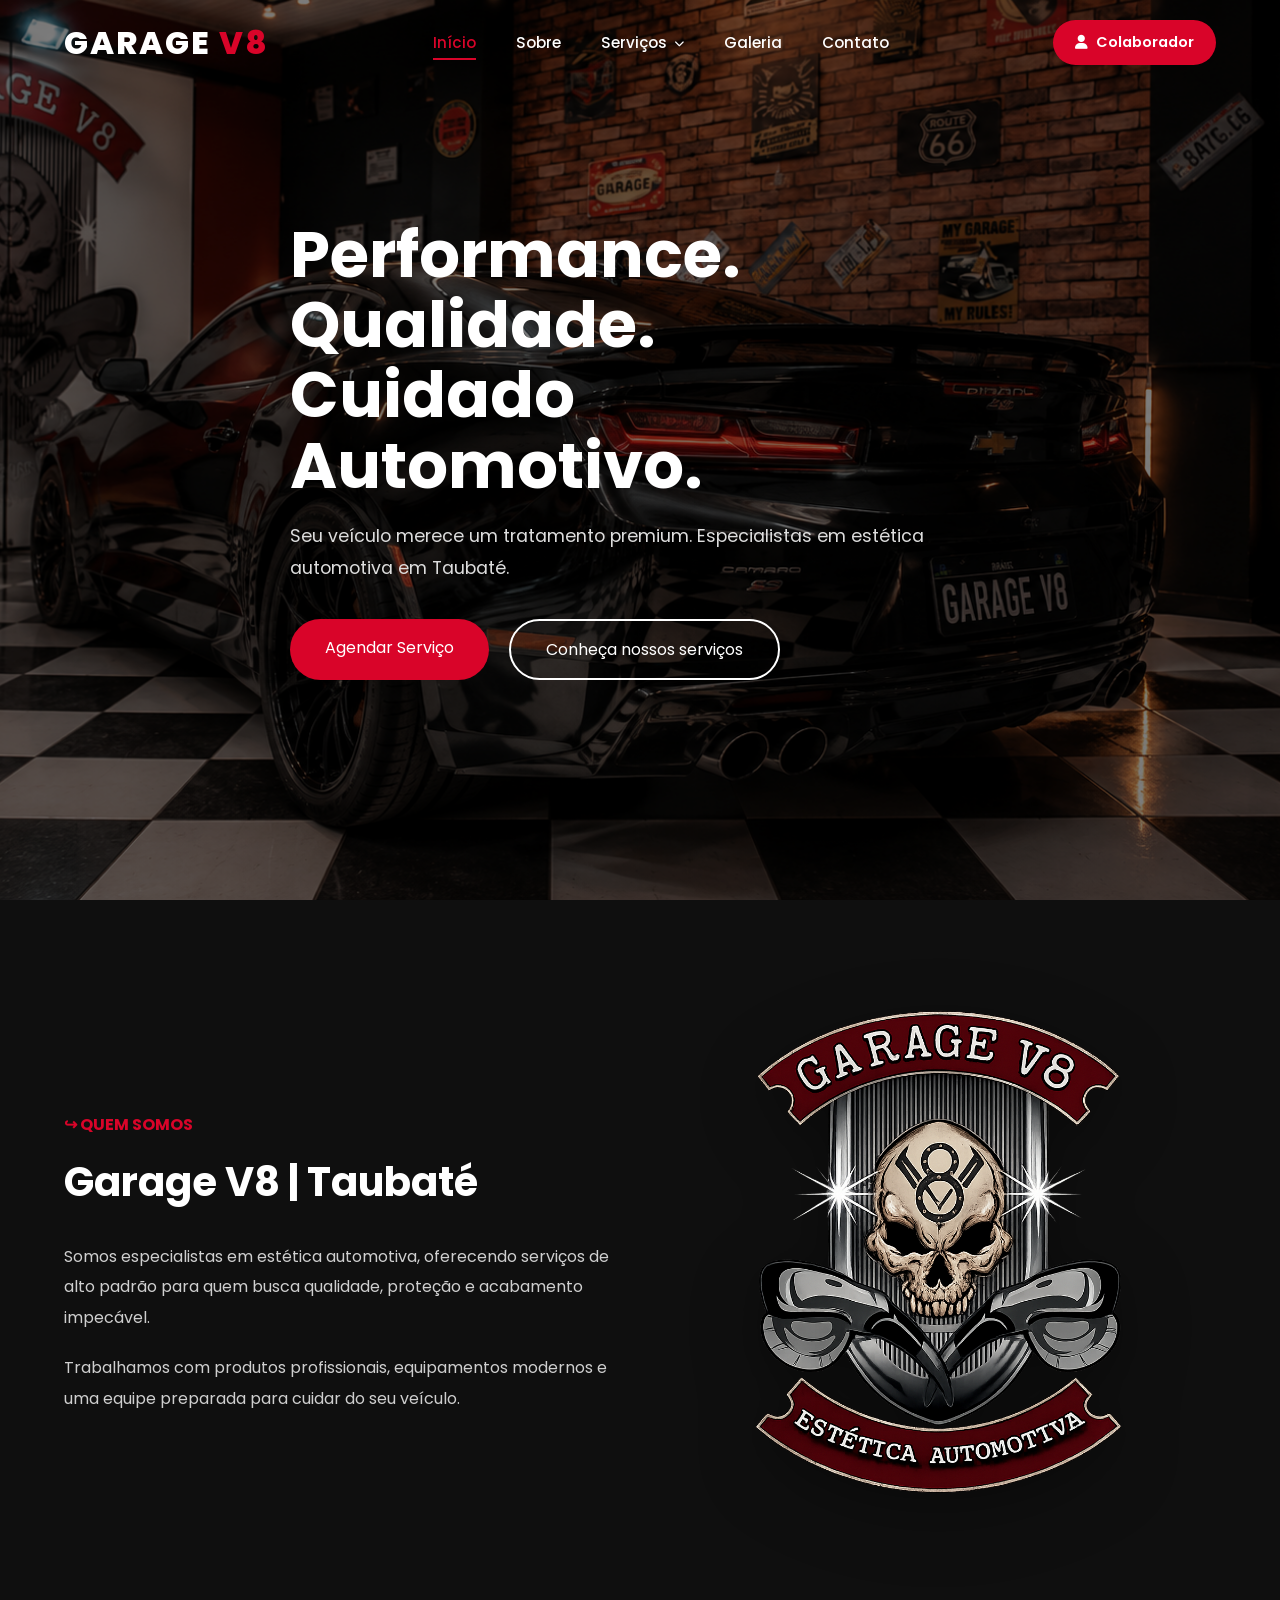
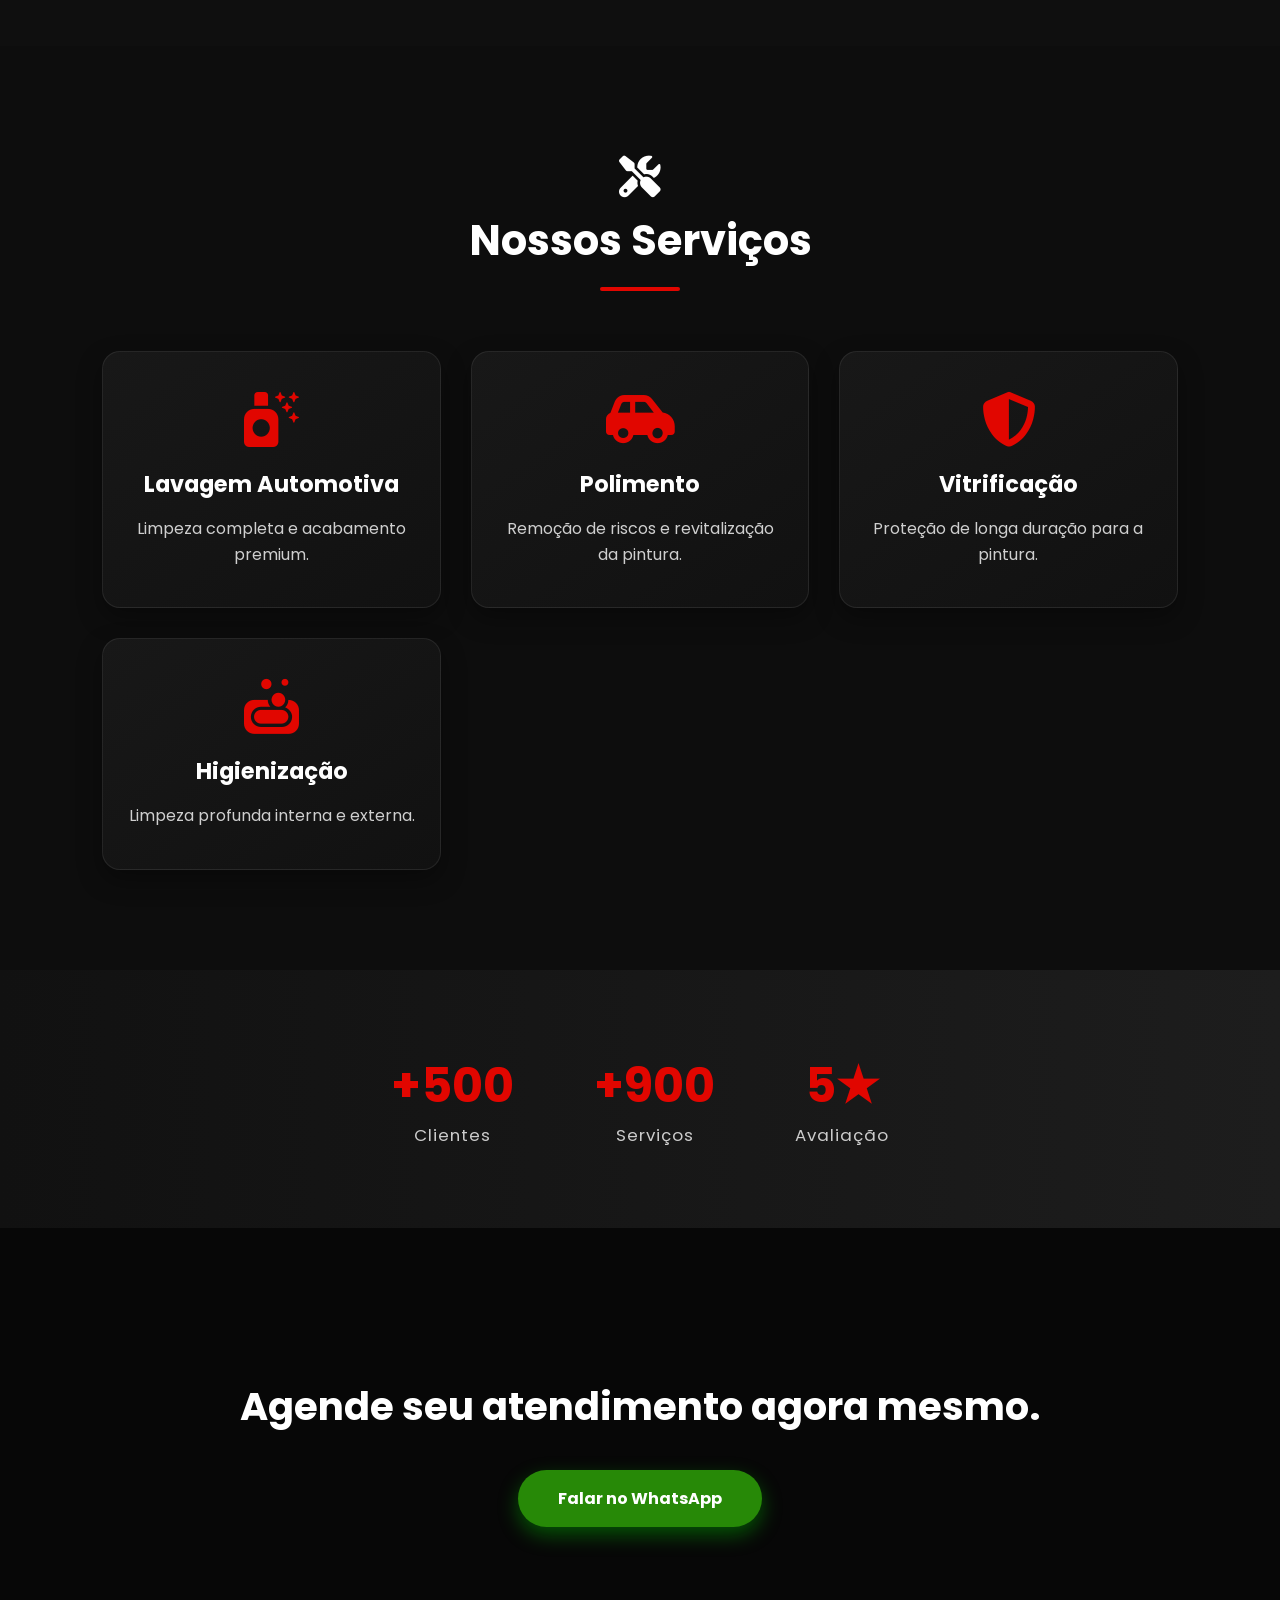
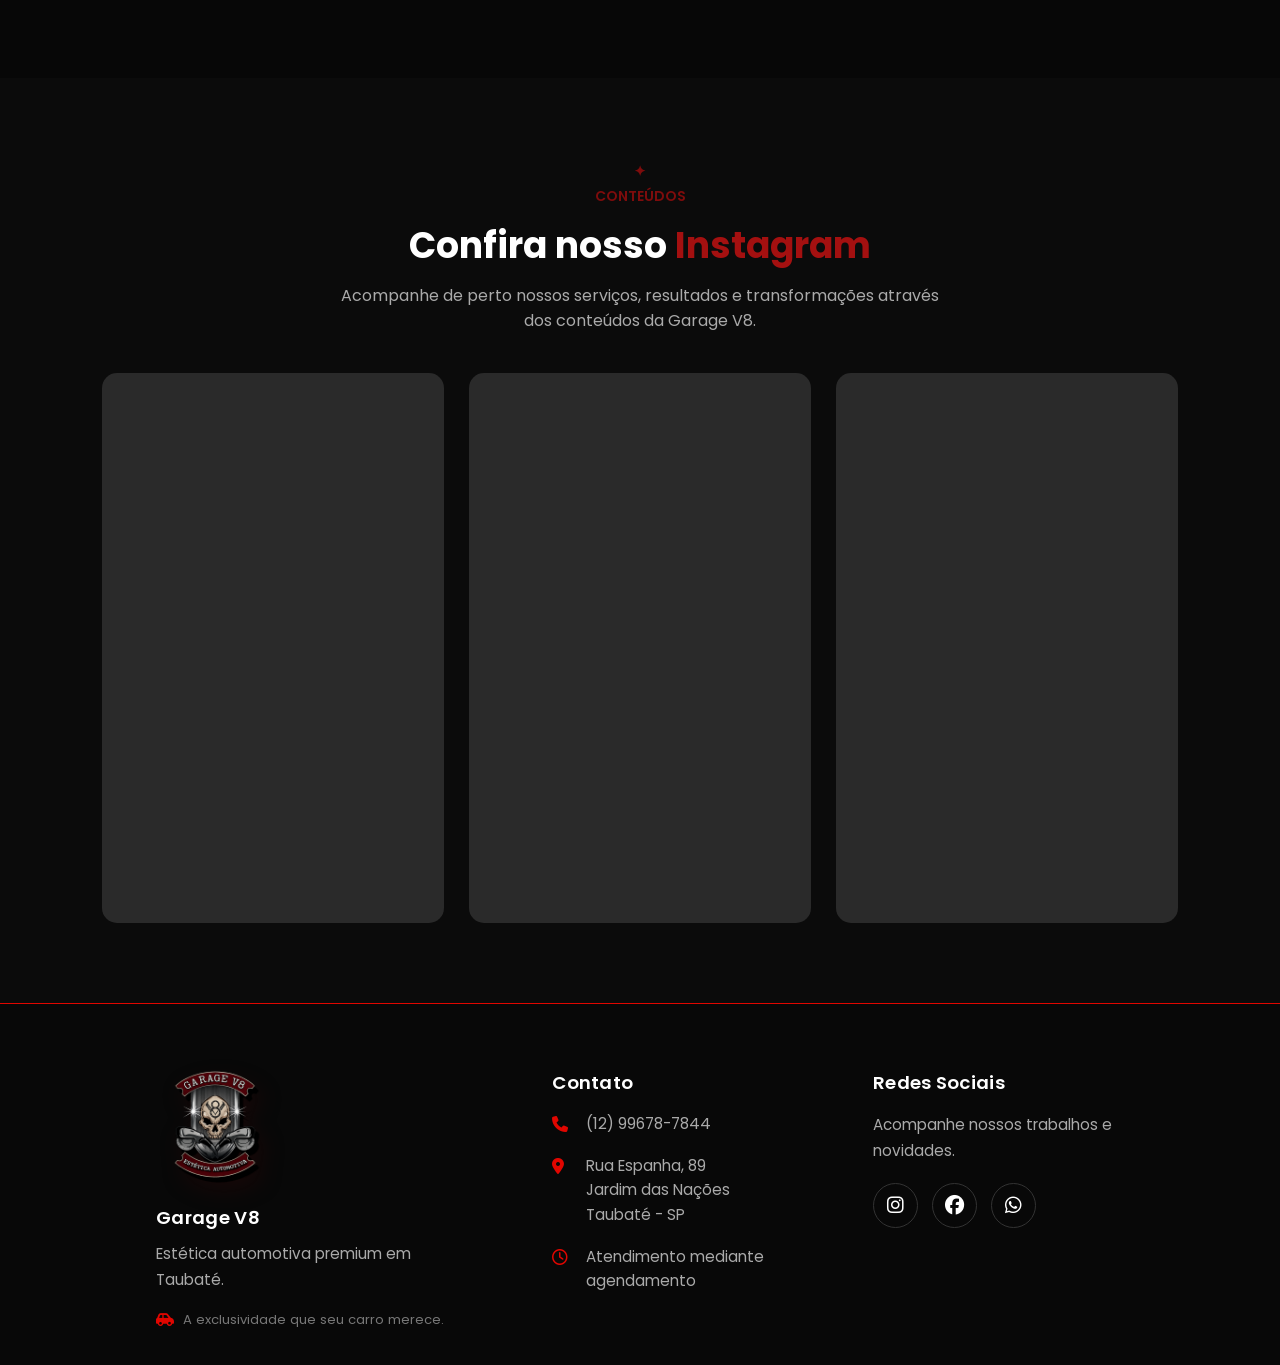
<file: index.html>
<!DOCTYPE html>
<html lang="pt-BR">

<head>

    <meta charset="UTF-8">

    <meta name="viewport" content="width=device-width, initial-scale=1.0">

    <title>Garage V8 | Taubaté</title>

    <meta name="description"
        content="Garage V8 Taubaté - Especialistas em estética automotiva, polimento, vitrificação, higienização e muito mais.">

    <link rel="stylesheet" href="style.css">

    <link rel="icon" type="image/png" href="img/logogarage.png">

    <!-- Google Fonts -->
    <link rel="preconnect" href="https://fonts.googleapis.com">
    <link rel="preconnect" href="https://fonts.gstatic.com" crossorigin>

    <link
        href="https://fonts.googleapis.com/css2?family=Poppins:wght@300;400;500;600;700;800&display=swap"
        rel="stylesheet">

    <!-- Font Awesome -->
    <link
        rel="stylesheet"
        href="https://cdnjs.cloudflare.com/ajax/libs/font-awesome/6.7.2/css/all.min.css">

</head>


<body>

    <!-- ==========================
         HEADER
    =========================== -->

    <header id="header">

        <div class="container">

            <!-- Logo -->
            <a href="#inicio" class="logo">
                GARAGE <span>V8</span>
            </a>


            <!-- Menu -->
             <nav>

    <ul>

        <li>
            <a href="#inicio" class="active">Início</a>
        </li>

        <li>
            <a href="index.html#sobre">Sobre</a>
        </li>

        <!-- SERVIÇOS -->

      <li class="servicos-dropdown">

    <a href="#" class="servicos-toggle">
        Serviços
        <i class="fa-solid fa-chevron-down"></i>
    </a>

    <ul class="servicos-submenu">

        <li>
            <a href="estetica.html">Lavagem Automotiva</a>
        </li>

        <li>
            <a href="higienizacao.html">Higienização</a>
        </li>

        <li>
            <a href="vitrificacao.html">Vitrificação</a>
        </li>
     <li>
            <a href="polimento.html">Polimento</a>
        </li>
    </ul>

</li>

        <li>
            <a href="galeria.html">Galeria</a>
        </li>

        <li>
            <a href="contato.html">Contato</a>
        </li>

    </ul>

</nav>


            <!-- Login -->
            <a href="index.php" class="btn-login">
                <i class="fa-solid fa-user"></i>
                Colaborador
            </a>


            <!-- Menu Mobile -->
            <div class="menu-mobile">
                <i class="fa-solid fa-bars"></i>
            </div>

        </div>

    </header>


    <!-- Hero -->

    <section class="hero" id="inicio">

    <div class="slider">
        <div class="slide active"></div>
        <div class="slide"></div>
        <div class="slide"></div>

    </div>
        

        <div class="overlay"></div>

        <div class="hero-content">

            <h1>
                Performance.<br>
                Qualidade.<br>
                Cuidado Automotivo.
            </h1>

            <p>

                Seu veículo merece um tratamento premium.
                Especialistas em estética automotiva em Taubaté.

            </p>

            <div class="hero-buttons">

                <a href="#" class="btn-primary">
                    Agendar Serviço
                </a>

                <a href="#servicos" class="btn-secondary">
                    Conheça nossos serviços
                </a>

            </div>

        </div>

    </section>

    <!-- Sobre -->

    <section class="sobre" id="sobre">

        <div class="container">

            <div class="texto">

                <span>↪ QUEM SOMOS</span>

                <h2>Garage V8 | Taubaté</h2>

                <p>

                    Somos especialistas em estética automotiva,
                    oferecendo serviços de alto padrão para quem
                    busca qualidade, proteção e acabamento impecável.

                </p>

                <p>

                    Trabalhamos com produtos profissionais,
                    equipamentos modernos e uma equipe preparada
                    para cuidar do seu veículo.

                </p>

            </div>

            <div class="imagem">

                <img src="img/logogarage.png" alt="Garage V8">

            </div>

        </div>

    </section>
    

<!-- Instagram -->

<section class="galeria" id="galeria">

    <div class="galeria-container">

        <div class="galeria-slides">


        </div>

       

        <div class="galeria-dots">

            <span class="galeria-dot active"></span>
            <span class="galeria-dot"></span>
            <span class="galeria-dot"></span>
            <span class="galeria-dot"></span>

        </div>

    </div>

</section>


    <!-- Serviços -->

  <section class="servicos" id="servicos">
    <h2>
    <i class="fa-solid fa-screwdriver-wrench"></i>
    <br>
    Nossos Serviços
    </h2>

    <div class="cards">

        <!-- Estética Automotiva -->
        <a href="estetica.html" class="card">

            <i class="fa-solid fa-spray-can-sparkles"></i>

            <h3 style="color: white;">Lavagem Automotiva</h3>

            <p>
                Limpeza completa e acabamento premium.
            </p>

        </a>


        <!-- Polimento -->
        <div class="card">

            <i class="fa-solid fa-car-side"></i>

            <h3>Polimento</h3>

            <p>
                Remoção de riscos e revitalização da pintura.
            </p>

        </div>


        <!-- Vitrificação -->
        <div class="card">

            <i class="fa-solid fa-shield-halved"></i>

            <h3>Vitrificação</h3>

            <p>
                Proteção de longa duração para a pintura.
            </p>

        </div>


        <!-- Higienização -->
        <div class="card">

            <i class="fa-solid fa-soap"></i>

            <h3>Higienização</h3>

            <p>
                Limpeza profunda interna e externa.
            </p>

        </div>

    </div>

</section>

    <!-- Números -->

    <section class="numeros">

        <div class="item">

            <h2 >+500</h2>

            <span>Clientes</span>

        </div>

        <div class="item">

            <h2>+900</h2>

            <span>Serviços</span>

        </div>

        <div class="item">

            <h2>5★</h2>

            <span>Avaliação</span>

        </div>

    </section>

    <!-- Reels -->

    <section class="cta">

    <video autoplay muted loop playsinline class="video-bg">
        <source src="img/index/polimento.mp4" type="video/mp4">
        Seu navegador não suporta vídeos.
    </video>

    <div class="overlay"></div>

    <div class="cta-content">
        <h2>Agende seu atendimento agora mesmo.</h2>

        <a href="https://api.whatsapp.com/send/?phone=5512996787844&text&type=phone_number&app_absent=0&utm_source=ig">
            Falar no WhatsApp
        </a>
    </div>

</section>

<section class="reels" id="reels">

    <div class="section-title">
        <span>✦<br>Conteúdos</span>
        <h2>Confira nosso <strong>Instagram</strong></h2>
        <p>
            Acompanhe de perto nossos serviços, resultados e transformações
            através dos conteúdos da Garage V8.
        </p>
    </div>

    <div class="reels-container">

        <div class="reel">
            <iframe
                src="https://www.instagram.com/p/DdFQwF_AcOW/embed"
                frameborder="0"
                scrolling="no"
                allowtransparency="true">
            </iframe>
        </div>

        <div class="reel">
            <iframe
                src="https://www.instagram.com/reel/DcOXV0Uj0fO/embed"
                frameborder="0"
                scrolling="no"
                allowtransparency="true">
            </iframe>
        </div>

        <div class="reel">
            <iframe
                src="https://www.instagram.com/p/DceJg4wAKfO/embed"
                frameborder="0"
                scrolling="no"
                allowtransparency="true">
            </iframe>
        </div>

    </div>

</section>

<!-- Rodapé -->

<footer id="contato">

    <div class="container">

        <!-- Marca -->
        <div class="footer-brand">

            <a href="#" class="footer-logo">
                <img src="img/logogarage.png" alt="Garage V8">
            </a>

            <h3>Garage V8</h3>

            <p>
                Estética automotiva premium em Taubaté.
            </p>

            <div class="footer-highlight">
                <i class="fa-solid fa-car-side"></i>
                <span>A exclusividade que seu carro merece.</span>
            </div>

        </div>


        <!-- Contato -->
        <div class="footer-column">

            <h3>Contato</h3>

            <div class="contact-item">
                <i class="fa-solid fa-phone"></i>
                <span>(12) 99678-7844</span>
            </div>

            <div class="contact-item">
                <i class="fa-solid fa-location-dot"></i>
                <span>
                    Rua Espanha, 89<br>
                    Jardim das Nações<br>
                    Taubaté - SP
                </span>
            </div>

            <div class="contact-item">
                <i class="fa-regular fa-clock"></i>
                <span>
                    Atendimento mediante agendamento
                </span>
            </div>

        </div>


        <!-- Redes Sociais -->
        <div class="footer-column">

            <h3>Redes Sociais</h3>

            <p class="social-text">
                Acompanhe nossos trabalhos e novidades.
            </p>

            <div class="social-links">

                <a href="https://www.instagram.com/garagev8_taubate/"
                   aria-label="Instagram"
                   target="_blank">
                    <i class="fa-brands fa-instagram"></i>
                </a>

                <a href="https://www.facebook.com/garagev8taubate?locale=pt_BR"
                   aria-label="Facebook"
                   target="_blank">
                    <i class="fa-brands fa-facebook"></i>
                </a>

                <a href="https://api.whatsapp.com/send/?phone=5512996787844&text&type=phone_number&app_absent=0&utm_source=ig"
                   aria-label="WhatsApp"
                   target="_blank">
                    <i class="fa-brands fa-whatsapp"></i>
                </a>

            </div>

        </div>

    </div>

</footer>

<!-- VLibras - Acessibilidade -->
<div vw class="enabled">
    <div vw-access-button class="active"></div>

    <div vw-plugin-wrapper>
        <div class="vw-plugin-top-wrapper"></div>
    </div>
</div>

<script src="https://vlibras.gov.br/app/vlibras-plugin.js"></script>

<script>
    new window.VLibras.Widget('https://vlibras.gov.br/app');
</script>

    <script src="script.js"></script>

</body>

</html>
</file>
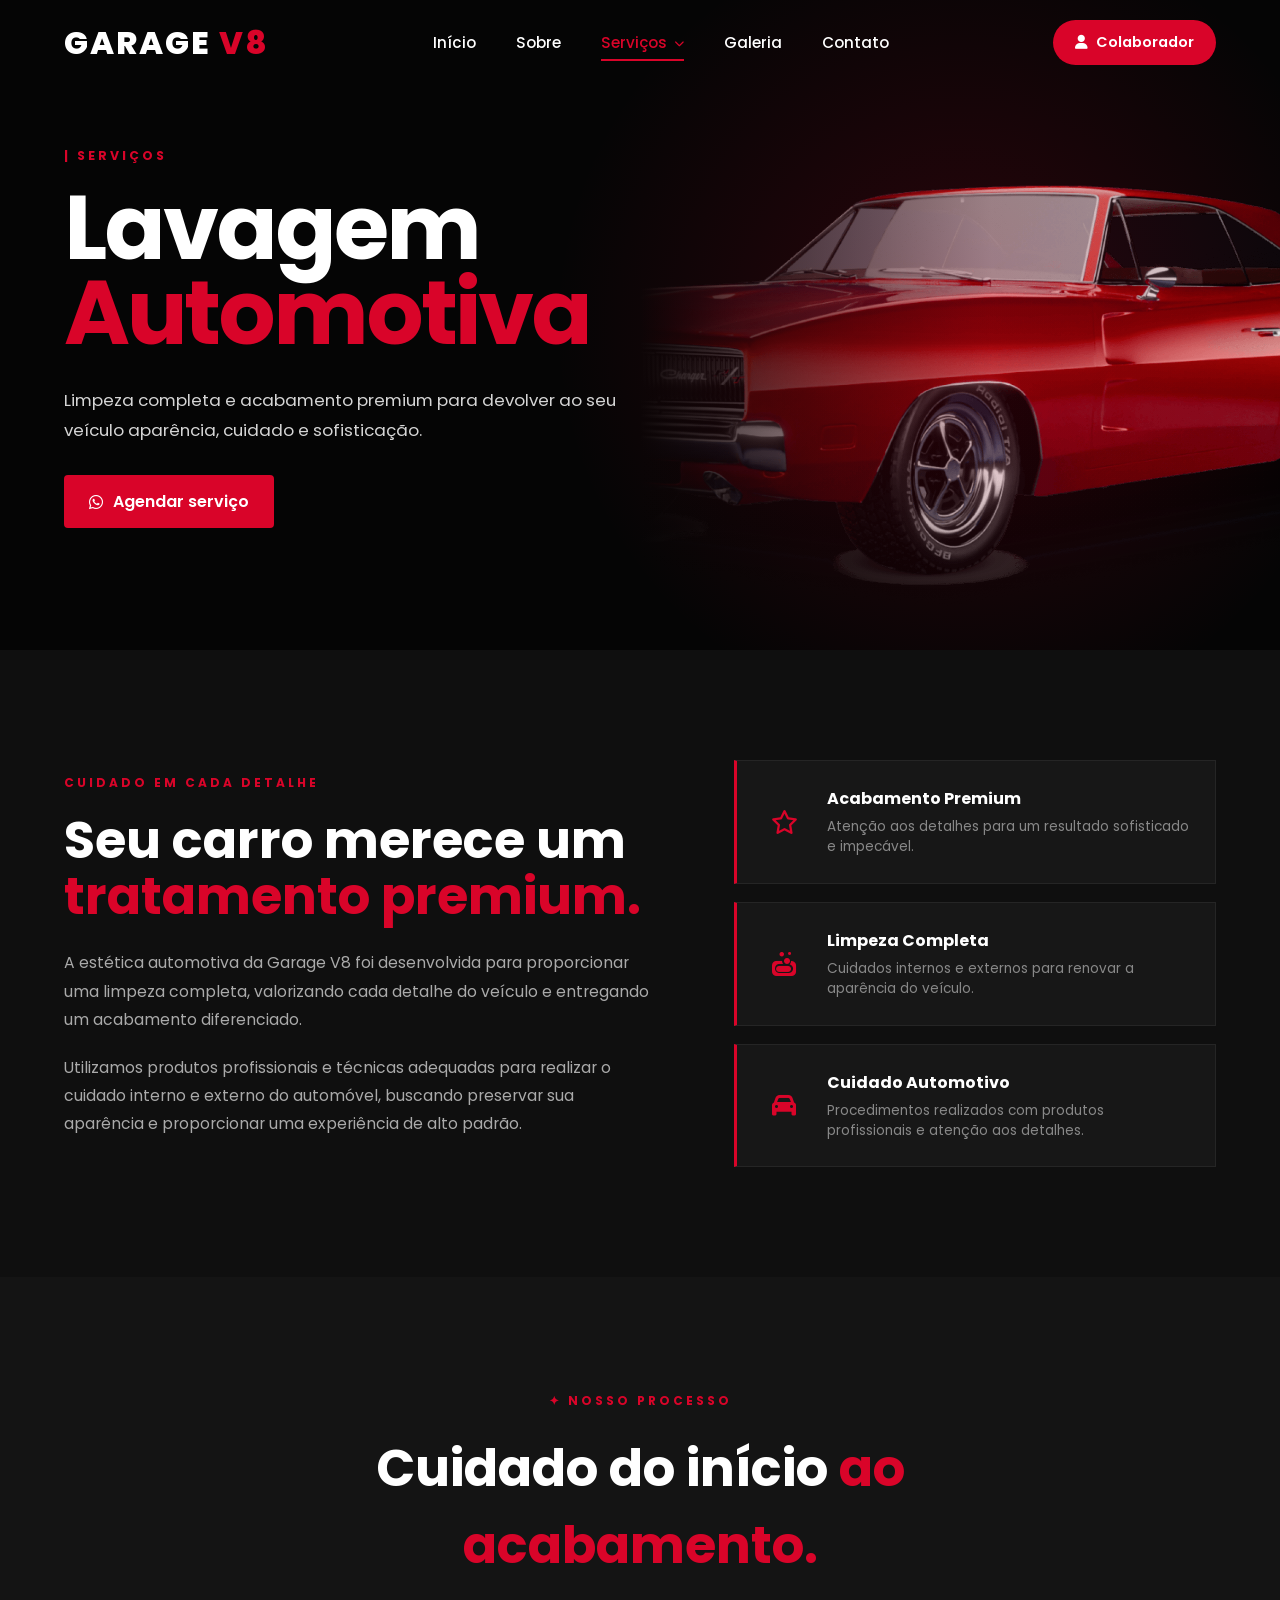
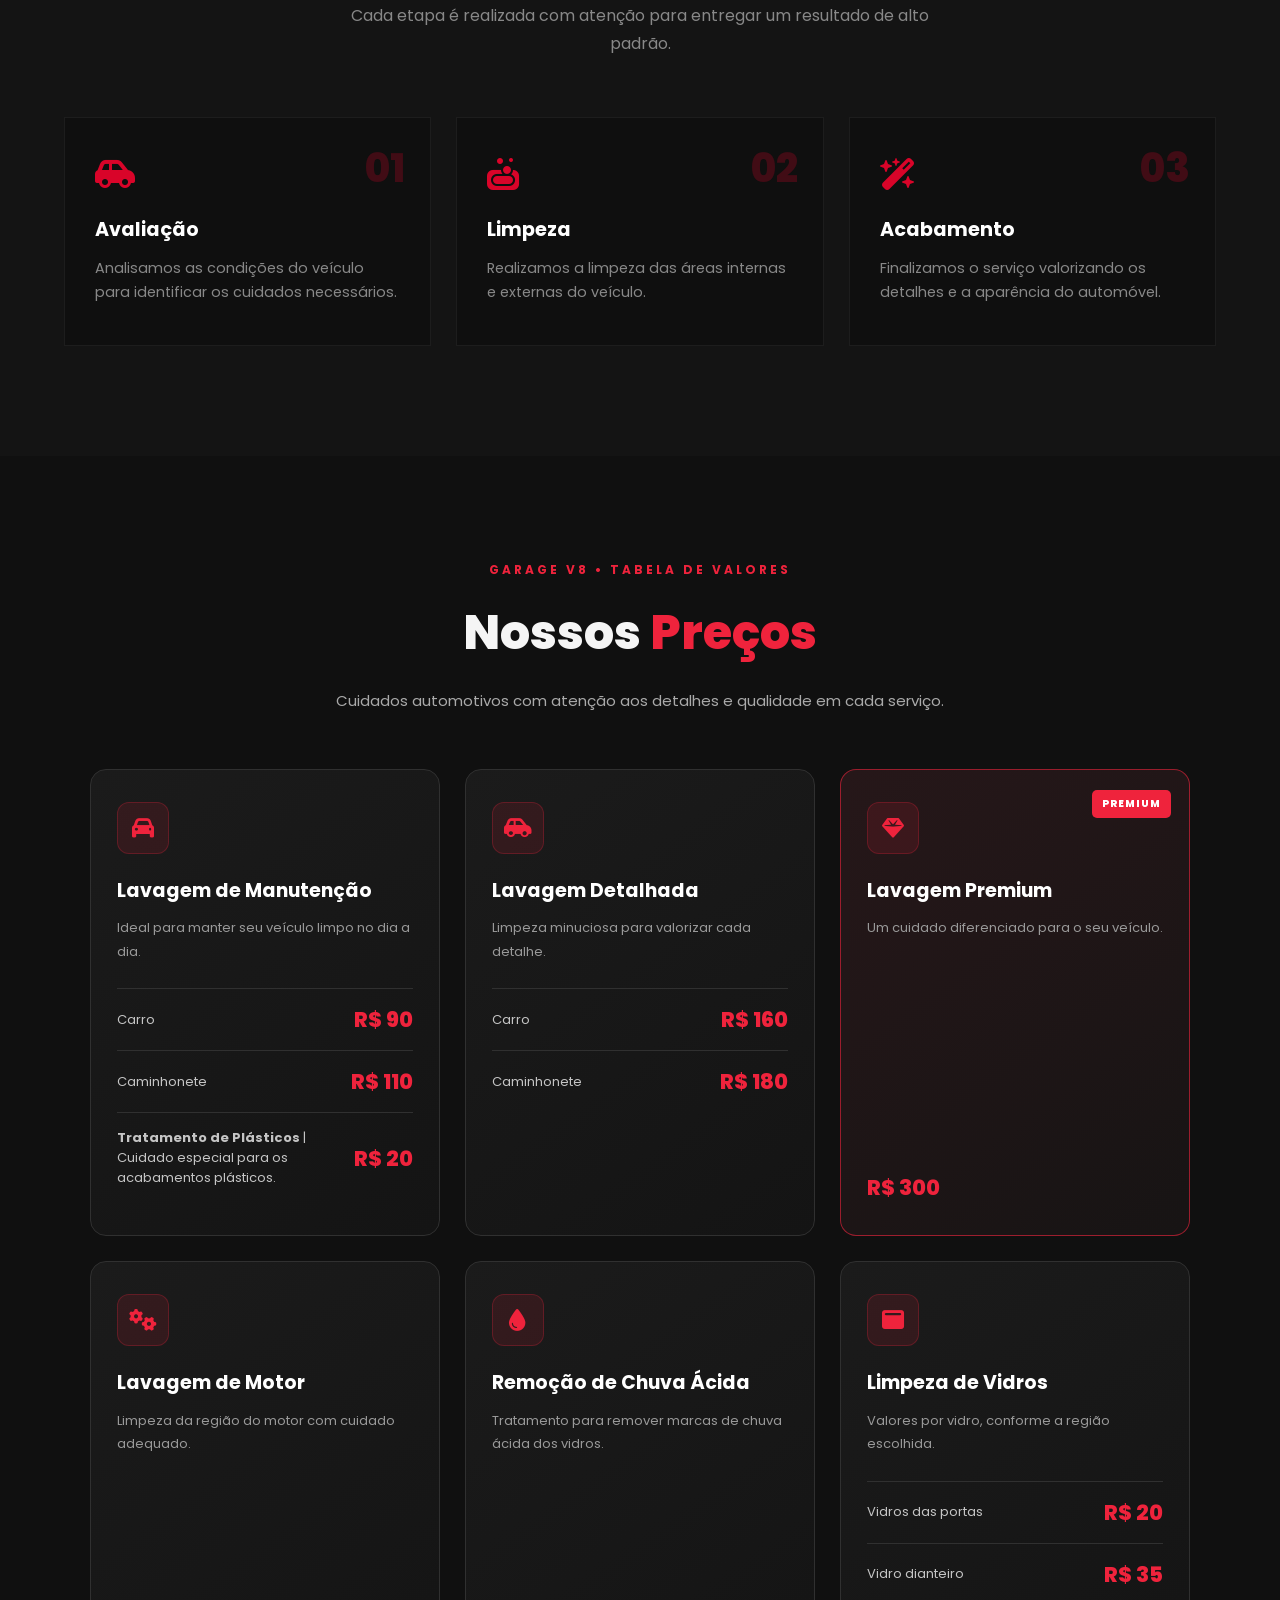
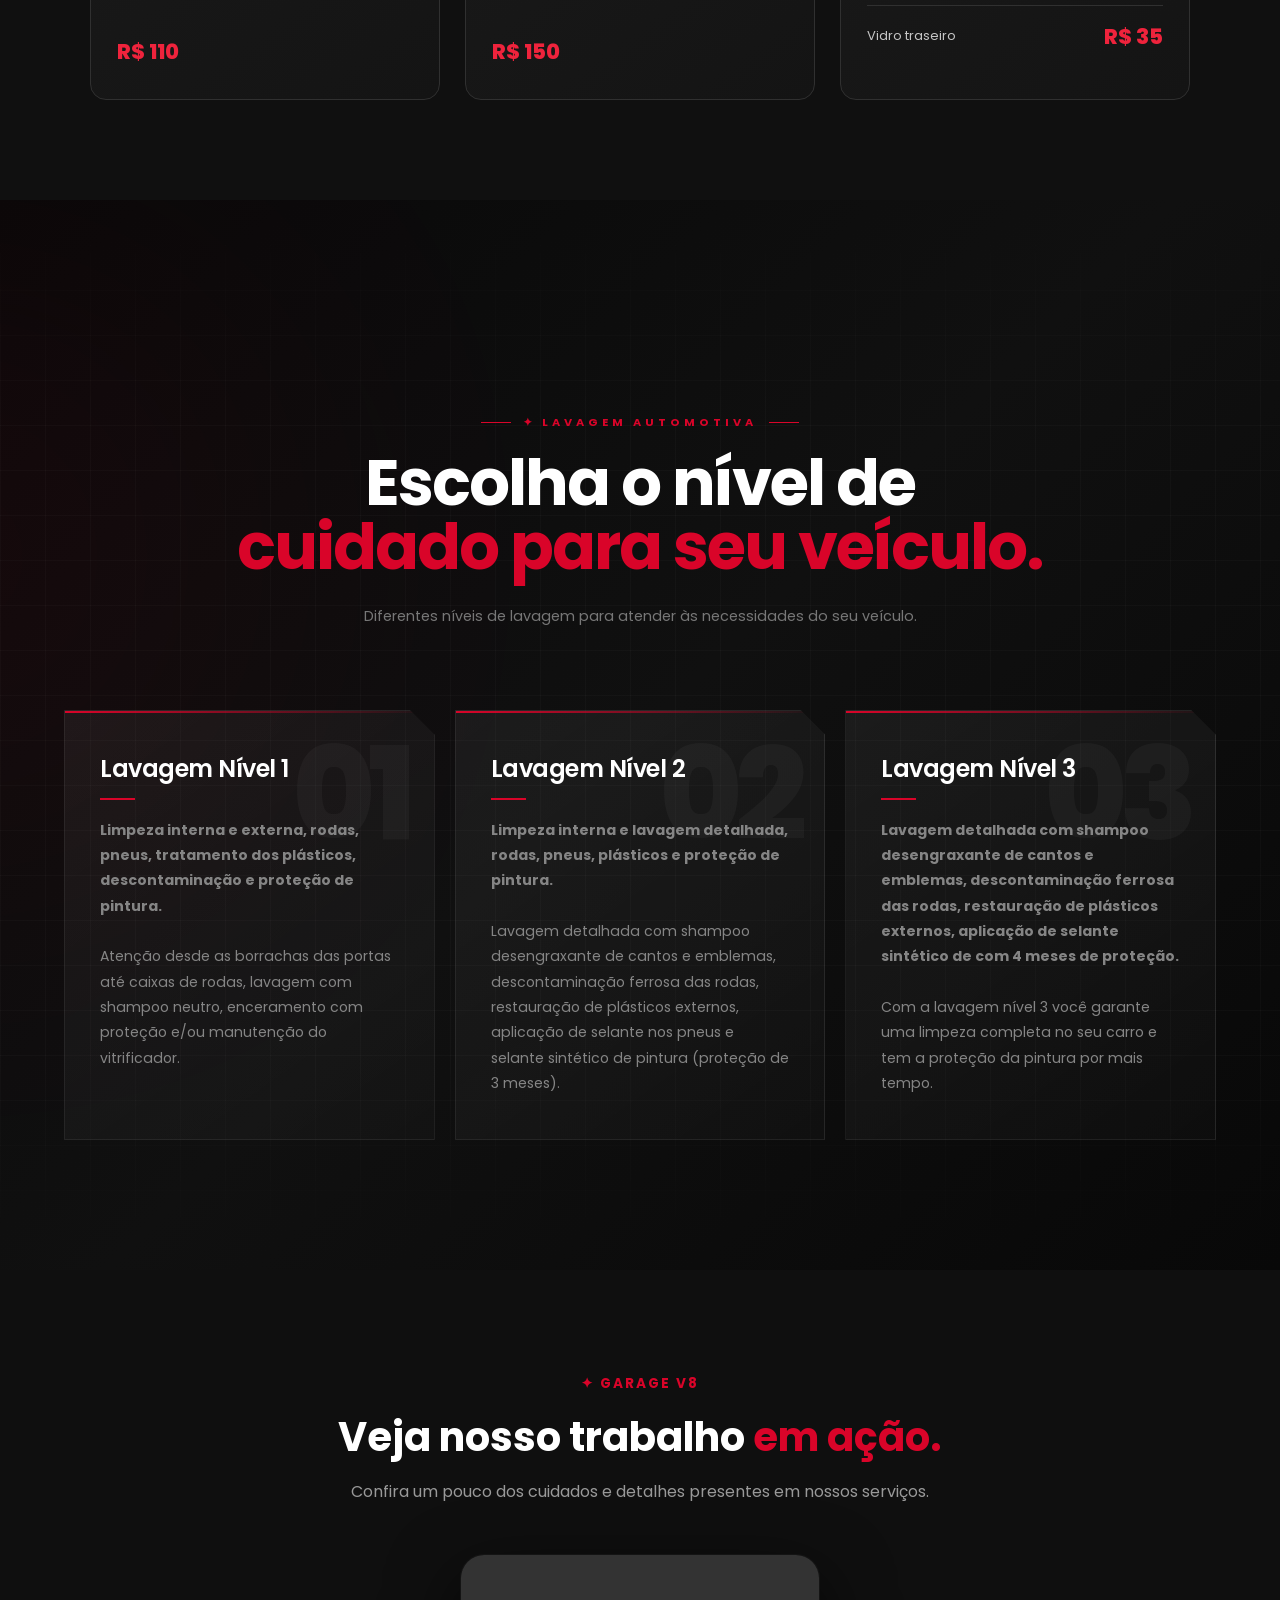
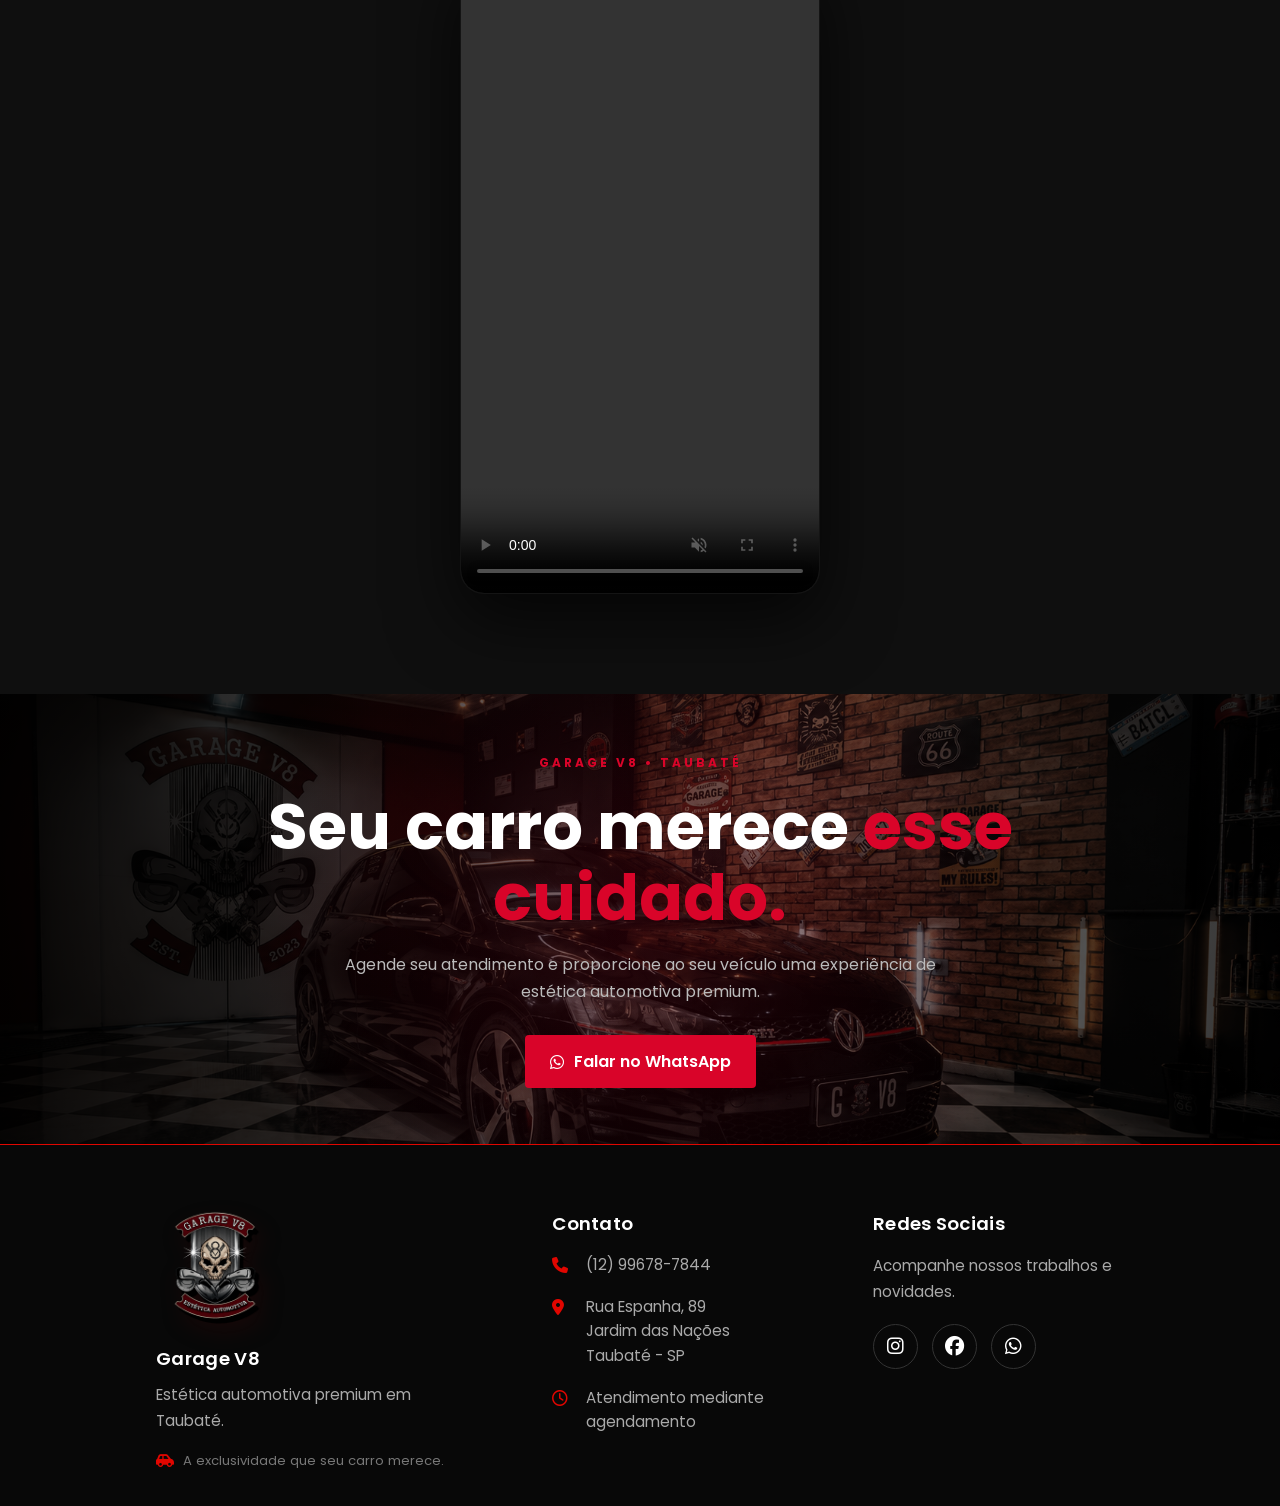
<file: estetica.html>
<!DOCTYPE html>
<html lang="pt-BR">

<head>

    <meta charset="UTF-8">

    <meta name="viewport" content="width=device-width, initial-scale=1.0">

    <title>Lavagem Automotiva | Garage V8</title>

    <meta name="description"
        content="Garage V8 Taubaté - Especialistas em estética automotiva, polimento, vitrificação, higienização e muito mais.">

    <link rel="stylesheet" href="style.css">

    <link rel="icon" type="image/png" href="img/logogarage.png">

    <!-- Google Fonts -->
    <link rel="preconnect" href="https://fonts.googleapis.com">
    <link rel="preconnect" href="https://fonts.gstatic.com" crossorigin>

    <link
        href="https://fonts.googleapis.com/css2?family=Poppins:wght@300;400;500;600;700;800&display=swap"
        rel="stylesheet">

    <!-- Font Awesome -->
    <link
        rel="stylesheet"
        href="https://cdnjs.cloudflare.com/ajax/libs/font-awesome/6.7.2/css/all.min.css">

</head>


<body>

    <!-- ==========================
         HEADER
    =========================== -->

    <header id="header">

        <div class="container">

            <!-- Logo -->
            <a href="#inicio" class="logo">
                GARAGE <span>V8</span>
            </a>


            <!-- Menu -->
          <nav>

    <ul>

        <li>
            <a href="inicio.html">Início</a>
        </li>

        <li>
            <a href="inicio.html#sobre">Sobre</a>
        </li>

        <!-- SERVIÇOS -->

      <li class="servicos-dropdown">

    <a href="inicio.html#servicos" class="servicos-toggle active">
        Serviços
        <i class="fa-solid fa-chevron-down"></i>
    </a>

    <ul class="servicos-submenu">

        <li>
            <a href="estetica.html"  class="active">Lavagem Automotiva</a>
        </li>

        <li>
            <a href="higienizacao.html">Higienização</a>
        </li>

        <li>
            <a href="vitrificacao.html">Vitrificação</a>
        </li>

          <li>
            <a href="polimento.html">Polimento</a>
        </li>
        
    </ul>

</li>

        <li>
            <a href="galeria.html">Galeria</a>
        </li>

        <li>
            <a href="contato.html">Contato</a>
        </li>

    </ul>

</nav>


            <!-- Login -->
            <a href="index.php" class="btn-login">
                <i class="fa-solid fa-user"></i>
                Colaborador
            </a>


            <!-- Menu Mobile -->
            <div class="menu-mobile">
                <i class="fa-solid fa-bars"></i>
            </div>

        </div>

    </header>


<!-- ==========================
     CONTEÚDO — ESTÉTICA AUTOMOTIVA
=========================== -->

<main>

    <!-- HERO DO SERVIÇO -->
    <section class="servico-hero lavagem">

        <div class="servico-hero-overlay"></div>

        <div class="servico-hero-content">

            <span class="servico-tag">
                | SERVIÇOS
            </span>

            <h1>
                Lavagem<br>
                <strong>Automotiva</strong>
            </h1>

            <p>
                Limpeza completa e acabamento premium para
                devolver ao seu veículo aparência, cuidado e
                sofisticação.
            </p>

            <a href="https://api.whatsapp.com/send/?phone=5512996787844&text&type=phone_number&app_absent=0"
               class="btn-primary"
               target="_blank">
                <i class="fa-brands fa-whatsapp"></i>
                Agendar serviço
            </a>

        </div>

    </section>


    <!-- APRESENTAÇÃO -->
    <section class="servico-apresentacao">

        <div class="container">

            <div class="servico-texto">

                <span class="section-tag">CUIDADO EM CADA DETALHE</span>

                <h2>
                    Seu carro merece um
                    <strong>tratamento premium.</strong>
                </h2>

                <p>
                    A estética automotiva da Garage V8 foi desenvolvida
                    para proporcionar uma limpeza completa, valorizando
                    cada detalhe do veículo e entregando um acabamento
                    diferenciado.
                </p>

                <p>
                    Utilizamos produtos profissionais e técnicas
                    adequadas para realizar o cuidado interno e externo
                    do automóvel, buscando preservar sua aparência e
                    proporcionar uma experiência de alto padrão.
                </p>

            </div>


            <div class="servico-destaque">

                <div class="destaque-item">

                    <i class="fa-regular fa-star"></i>

                    <div>
                        <h3>Acabamento Premium</h3>

                        <p>
                            Atenção aos detalhes para um resultado
                            sofisticado e impecável.
                        </p>
                    </div>

                </div>


                <div class="destaque-item">

                    <i class="fa-solid fa-soap"></i>

                    <div>
                        <h3>Limpeza Completa</h3>

                        <p>
                            Cuidados internos e externos para renovar
                            a aparência do veículo.
                        </p>
                    </div>

                </div>


                <div class="destaque-item">

                    <i class="fa-solid fa-car"></i>

                    <div>
                        <h3>Cuidado Automotivo</h3>

                        <p>
                            Procedimentos realizados com produtos
                            profissionais e atenção aos detalhes.
                        </p>
                    </div>

                </div>

            </div>

        </div>

    </section>


    <!-- PROCESSO -->
    <section class="servico-processo">

        <div class="container">

            <div class="section-title">

                <span>✦ NOSSO PROCESSO</span>

                <h2>
                    Cuidado do início
                    <strong>ao acabamento.</strong>
                </h2>

                <p>
                    Cada etapa é realizada com atenção para entregar
                    um resultado de alto padrão.
                </p>

            </div>


            <div class="processo-grid">

                <div class="processo-card">

                    <span>01</span>

                    <i class="fa-solid fa-car-side"></i>

                    <h3>Avaliação</h3>

                    <p>
                        Analisamos as condições do veículo para
                        identificar os cuidados necessários.
                    </p>

                </div>


                <div class="processo-card">

                    <span>02</span>

                    <i class="fa-solid fa-soap"></i>

                    <h3>Limpeza</h3>

                    <p>
                        Realizamos a limpeza das áreas internas
                        e externas do veículo.
                    </p>

                </div>


                <div class="processo-card">

                    <span>03</span>

                    <i class="fa-solid fa-wand-magic-sparkles"></i>

                    <h3>Acabamento</h3>

                    <p>
                        Finalizamos o serviço valorizando os detalhes
                        e a aparência do automóvel.
                    </p>

                </div>

            </div>

       </section>

       <!-- TABELA DE PREÇOS -->
<section class="precos-section" id="precos">

    <div class="precos-container">

        <div class="precos-header">
            <span class="precos-tag">GARAGE V8 • TABELA DE VALORES</span>
            <h2>Nossos <span>Preços</span></h2>
            <p>
                Cuidados automotivos com atenção aos detalhes
                e qualidade em cada serviço.
            </p>
        </div>

        <div class="precos-grid">

            <!-- Lavagem manutenção -->
            <article class="preco-card">
                <div class="preco-icon">
                    <i class="fa-solid fa-car"></i>
                </div>
                <h3>Lavagem de Manutenção</h3>
                <p class="preco-descricao">
                    Ideal para manter seu veículo limpo no dia a dia.
                </p>

                <div class="preco-item">
                    <span>Carro</span>
                    <strong>R$ 90</strong>
                </div>

                <div class="preco-item">
                    <span>Caminhonete</span>
                    <strong>R$ 110</strong>
                </div>

                <div class="preco-item">
                    <span> <b> Tratamento de Plásticos</b> | Cuidado especial para os acabamentos plásticos.</span>
                    <strong>R$ 20</strong>
                </div>
            </article>

        

            <!-- Lavagem detalhada -->
            <article class="preco-card">
                <div class="preco-icon">
                    <i class="fa-solid fa-car-side"></i>
                </div>
                <h3>Lavagem Detalhada</h3>
                <p class="preco-descricao">
                    Limpeza minuciosa para valorizar cada detalhe.
                </p>

                <div class="preco-item">
                    <span>Carro</span>
                    <strong>R$ 160</strong>
                </div>

                <div class="preco-item">
                    <span>Caminhonete</span>
                    <strong>R$ 180</strong>
                </div>
            </article>

            <!-- Lavagem Premium -->
            <article class="preco-card preco-destaque">
                <span class="preco-selo">PREMIUM</span>
                <div class="preco-icon">
                    <i class="fa-solid fa-gem"></i>
                </div>
                <h3>Lavagem Premium</h3>
                <p class="preco-descricao">
                    Um cuidado diferenciado para o seu veículo.
                </p>

                <div class="preco-unico">
                    <strong>R$ 300</strong>
                </div>
            </article>

            <!-- Lavagem do motor -->
            <article class="preco-card">
                <div class="preco-icon">
                    <i class="fa-solid fa-gears"></i>
                </div>
                <h3>Lavagem de Motor</h3>
                <p class="preco-descricao">
                    Limpeza da região do motor com cuidado adequado.
                </p>

                <div class="preco-unico">
                    <strong>R$ 110</strong>
                </div>
            </article>

            <!-- Remoção de chuva ácida -->
            <article class="preco-card">
                <div class="preco-icon">
                    <i class="fa-solid fa-droplet"></i>
                </div>
                <h3>Remoção de Chuva Ácida</h3>
                <p class="preco-descricao">
                    Tratamento para remover marcas de chuva ácida dos vidros.
                </p>

                <div class="preco-unico">
                    <strong>R$ 150</strong>
                </div>
            </article>

            <!-- Limpeza de vidros -->
            <article class="preco-card">
                <div class="preco-icon">
                    <i class="fa-solid fa-window-maximize"></i>
                </div>
                <h3>Limpeza de Vidros</h3>
                <p class="preco-descricao">
                    Valores por vidro, conforme a região escolhida.
                </p>

                <div class="preco-item">
                    <span>Vidros das portas</span>
                    <strong>R$ 20</strong>
                </div>

                <div class="preco-item">
                    <span>Vidro dianteiro</span>
                    <strong>R$ 35</strong>
                </div>

                <div class="preco-item">
                    <span>Vidro traseiro</span>
                    <strong>R$ 35</strong>
                </div>
            </article>

        </div>


    </div>
</section>

        <section class="lavagens">
<br><br><br>

    <div class="section-title">
        <span>✦ LAVAGEM AUTOMOTIVA</span>

        <h2>
            Escolha o nível de
            <strong>cuidado para seu veículo.</strong>
        </h2>

        <p>
            Diferentes níveis de lavagem para atender às
            necessidades do seu veículo.
        </p>
    </div>

    <div class="lavagens-grid">

        <div class="lavagem-card">
            <span class="nivel">01</span>

            <h3>Lavagem Nível 1</h3>

            <p>
               <b> Limpeza interna e externa, rodas, pneus, tratamento dos plásticos, descontaminação e proteção de pintura.</b>   <br><br>
                Atenção desde as borrachas das portas até caixas de rodas, lavagem com shampoo neutro, enceramento com proteção e/ou manutenção do vitrificador.
            </p>
        </div>

        <div class="lavagem-card">
            <span class="nivel">02</span>

            <h3>Lavagem Nível 2</h3>

            <p>
              <b> Limpeza interna e lavagem detalhada, rodas, pneus, plásticos e proteção de pintura. </b> <br><br>
                 Lavagem detalhada com shampoo desengraxante de cantos e emblemas, descontaminação ferrosa das rodas, restauração de plásticos externos, aplicação de selante nos pneus e selante sintético de pintura (proteção de 3 meses).
            </p>
        </div>

        <div class="lavagem-card">
            <span class="nivel">03</span>

            <h3>Lavagem Nível 3</h3>

            <p>
               <b> Lavagem detalhada com shampoo desengraxante de cantos e emblemas, descontaminação ferrosa das rodas, restauração de plásticos externos, aplicação de selante sintético de com 4 meses de proteção. </b>  
                <br> <br> Com a lavagem nível 3 você garante uma limpeza completa no seu carro e tem a proteção da pintura por mais tempo.
            </p>
        </div>

    </div>

</section>



   
    
<!-- VÍDEO -->
<section class="video-servico">

    <div class="container">

        <div class="section-title">

            <span>✦ GARAGE V8</span>

            <h2>
                Veja nosso trabalho
                <strong>em ação.</strong>
            </h2>

            <p>
                Confira um pouco dos cuidados e detalhes
                presentes em nossos serviços.
            </p>

        </div>


        <div class="video-reel">

            <video autoplay muted loop playsinline controls>
                <source src="img/estetica/lavagemdet.mp4" type="video/mp4">
                Seu navegador não suporta vídeos.
            </video>

        </div>

    </div>

</section>


 
<section class="servico-cta"
    style="
        background:
            linear-gradient(
                90deg,
                rgba(0, 0, 0, 0.95) 0%,
                rgba(0, 0, 0, 0.78) 25%,
                rgba(0, 0, 0, 0.45) 55%,
                rgba(0, 0, 0, 0.80) 100%
            ),
            url('img/index/bannergti.png') center center / cover no-repeat;
    ">

    <div class="servico-cta-overlay"></div>

    <div class="servico-cta-content">

        <span>GARAGE V8 • TAUBATÉ</span>

        <h2>
            Seu carro merece
            <strong>esse cuidado.</strong>
        </h2>

        <p>
            Agende seu atendimento e proporcione ao seu veículo
            uma experiência de estética automotiva premium.
        </p>

        <a href="https://api.whatsapp.com/send/?phone=5512996787844&text&type=phone_number&app_absent=0"
           target="_blank"
           class="btn-primary">

            <i class="fa-brands fa-whatsapp"></i>
            Falar no WhatsApp

        </a>

    </div>

</section>

</main>

<!-- Rodapé -->

<footer id="contato">

    <div class="container">

        <!-- Marca -->
        <div class="footer-brand">

            <a href="#" class="footer-logo">
                <img src="img/logogarage.png" alt="Garage V8">
            </a>

            <h3>Garage V8</h3>

            <p>
                Estética automotiva premium em Taubaté.
            </p>

            <div class="footer-highlight">
                <i class="fa-solid fa-car-side"></i>
                <span>A exclusividade que seu carro merece.</span>
            </div>

        </div>


        <!-- Contato -->
        <div class="footer-column">

            <h3>Contato</h3>

            <div class="contact-item">
                <i class="fa-solid fa-phone"></i>
                <span>(12) 99678-7844</span>
            </div>

            <div class="contact-item">
                <i class="fa-solid fa-location-dot"></i>
                <span>
                    Rua Espanha, 89<br>
                    Jardim das Nações<br>
                    Taubaté - SP
                </span>
            </div>

            <div class="contact-item">
                <i class="fa-regular fa-clock"></i>
                <span>
                    Atendimento mediante agendamento
                </span>
            </div>

        </div>


        <!-- Redes Sociais -->
        <div class="footer-column">

            <h3>Redes Sociais</h3>

            <p class="social-text">
                Acompanhe nossos trabalhos e novidades.
            </p>

            <div class="social-links">

                <a href="https://www.instagram.com/garagev8_taubate/"
                   aria-label="Instagram"
                   target="_blank">
                    <i class="fa-brands fa-instagram"></i>
                </a>

                <a href="https://www.facebook.com/garagev8taubate?locale=pt_BR"
                   aria-label="Facebook"
                   target="_blank">
                    <i class="fa-brands fa-facebook"></i>
                </a>

                <a href="https://api.whatsapp.com/send/?phone=5512996787844&text&type=phone_number&app_absent=0&utm_source=ig"
                   aria-label="WhatsApp"
                   target="_blank">
                    <i class="fa-brands fa-whatsapp"></i>
                </a>

            </div>

        </div>

    </div>

</footer>
<!-- VLibras - Acessibilidade -->
<div vw class="enabled">
    <div vw-access-button class="active"></div>

    <div vw-plugin-wrapper>
        <div class="vw-plugin-top-wrapper"></div>
    </div>
</div>

<script src="https://vlibras.gov.br/app/vlibras-plugin.js"></script>

<script>
    new window.VLibras.Widget('https://vlibras.gov.br/app');
</script>

    <script src="script.js"></script>


    <script src="script.js"></script>

</body>

</html>
</file>
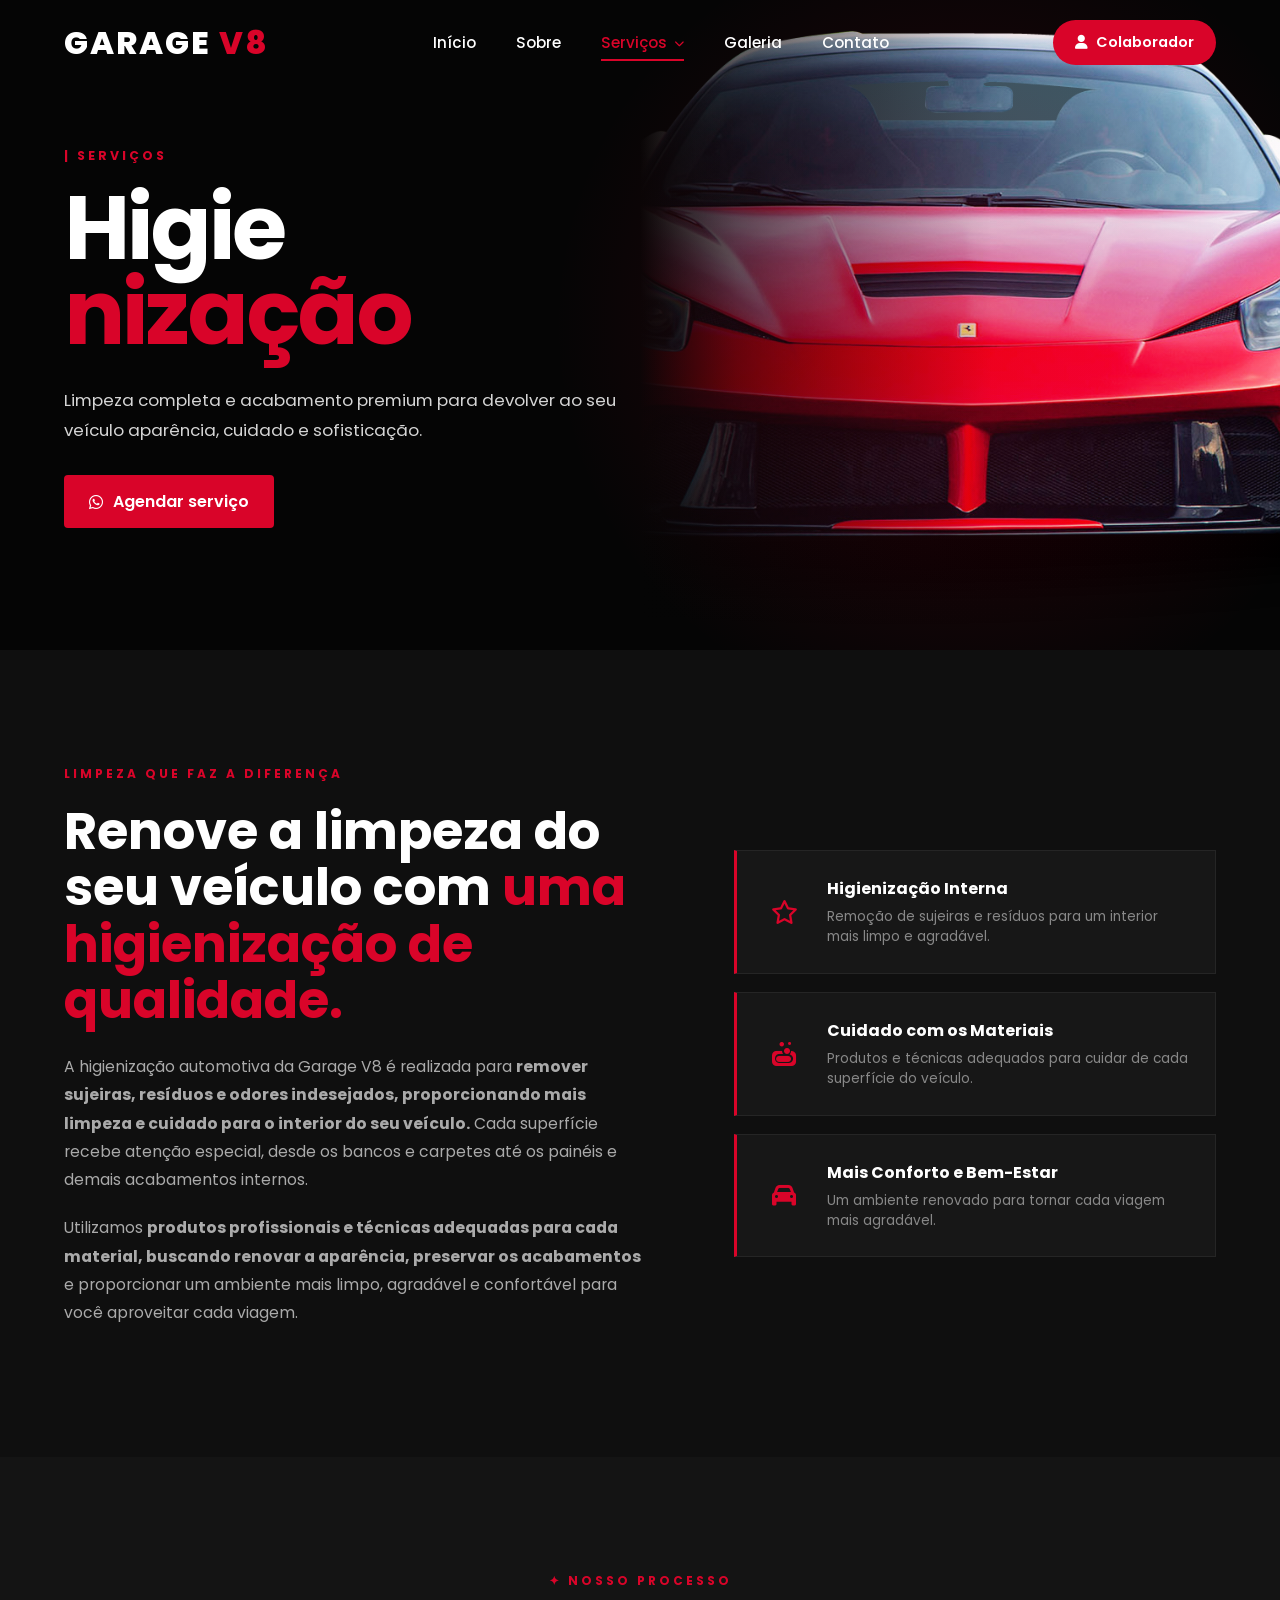
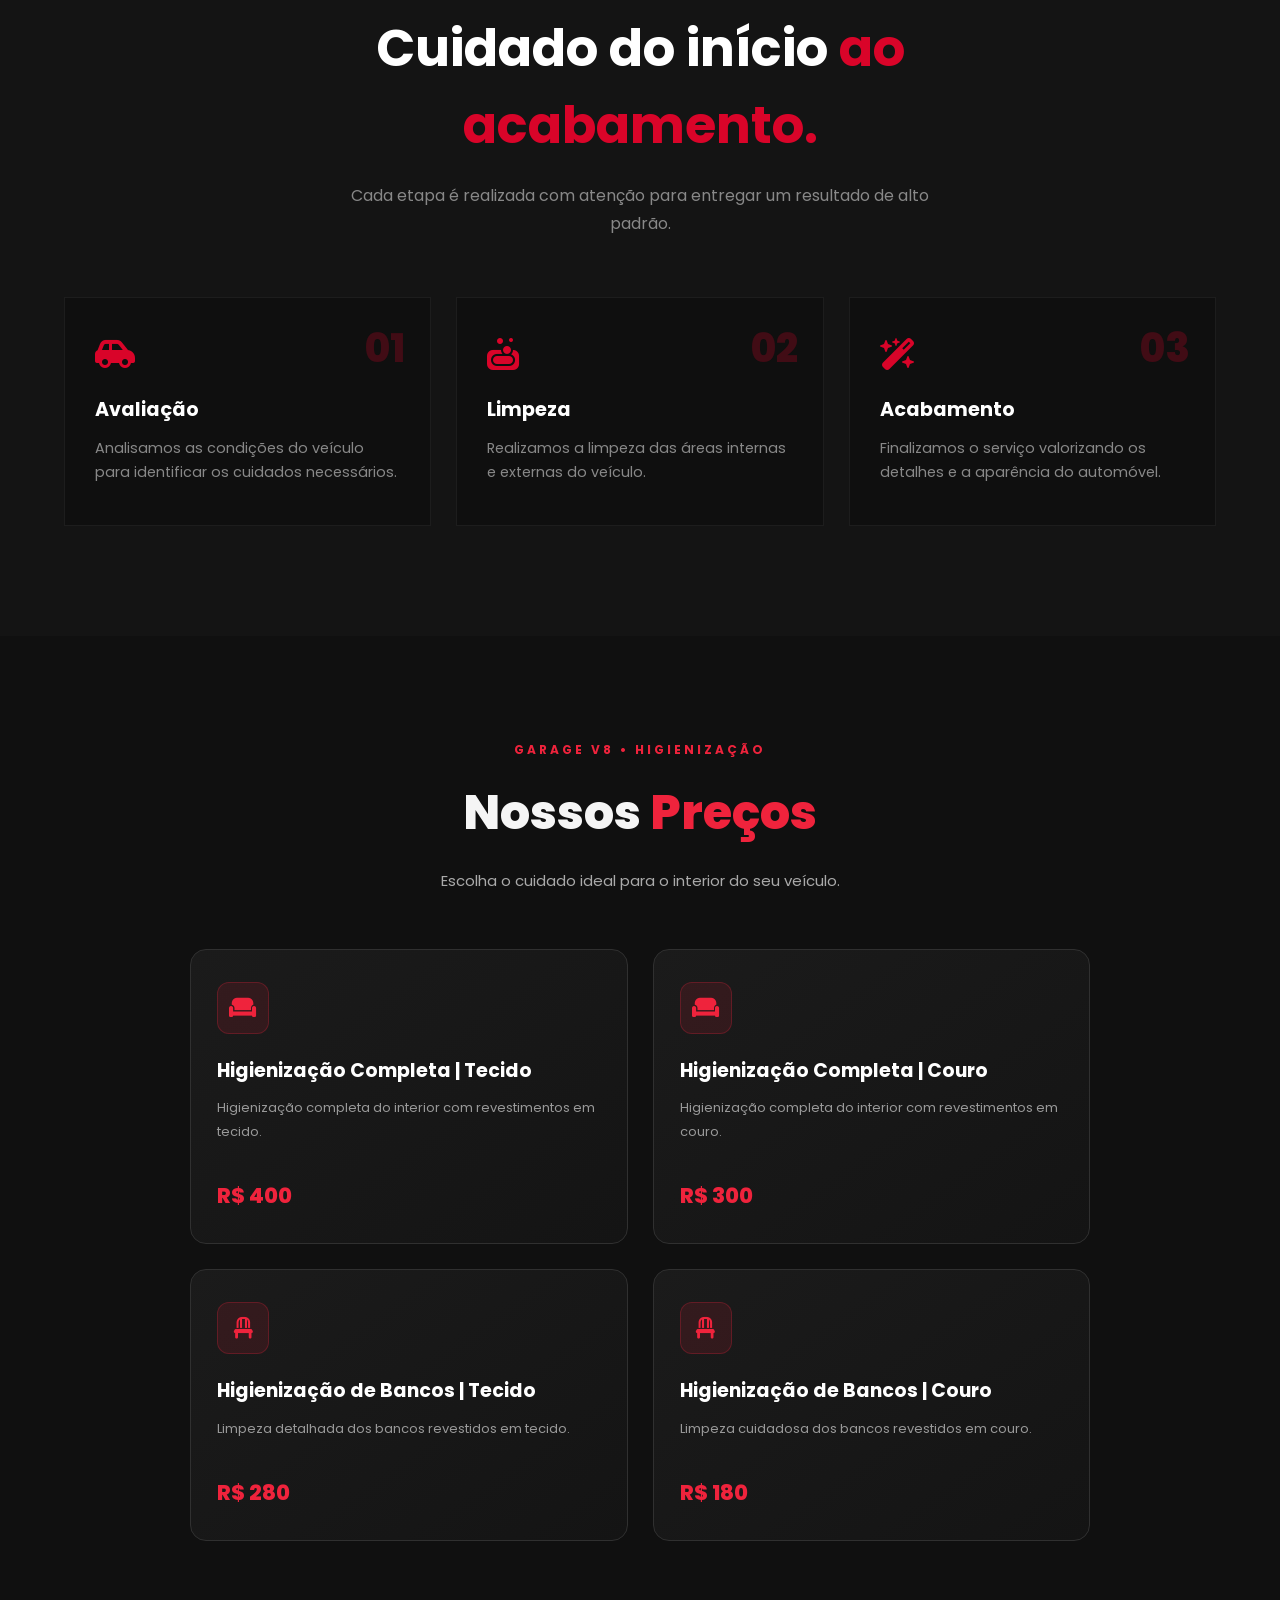
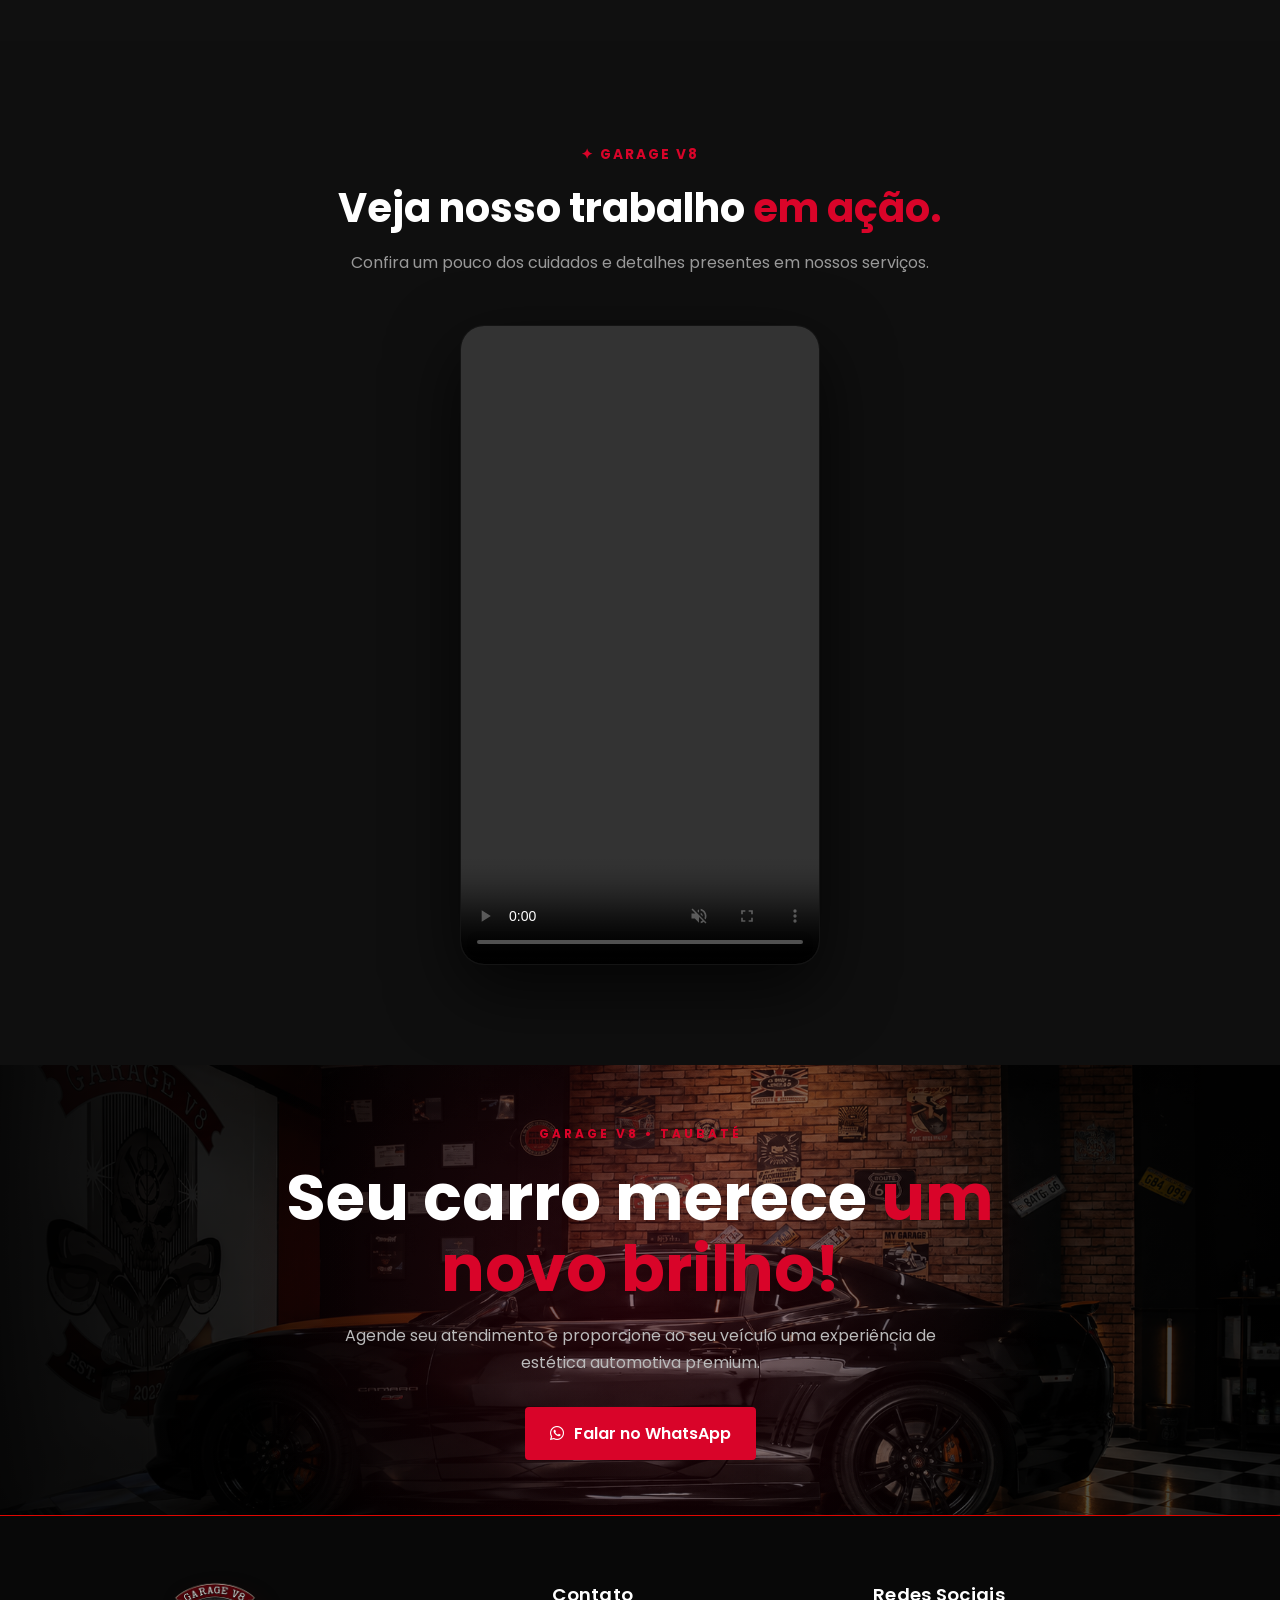
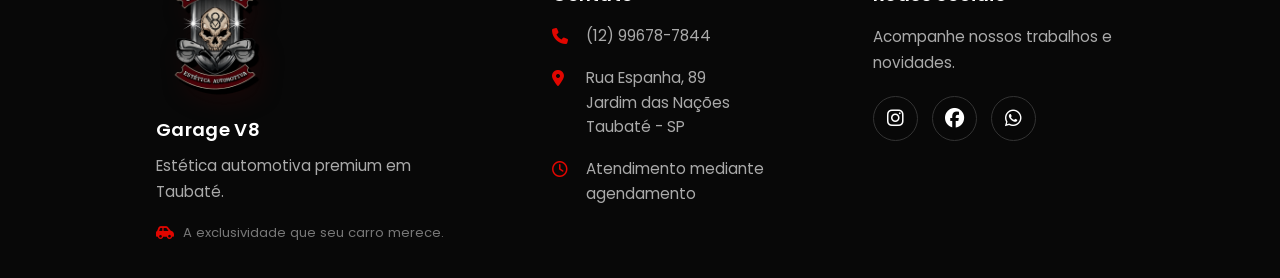
<file: higienizacao.html>
<!DOCTYPE html>
<html lang="pt-BR">

<head>

    <meta charset="UTF-8">

    <meta name="viewport" content="width=device-width, initial-scale=1.0">

    <title>Higienização | Garage V8</title>

    <meta name="description"
        content="Garage V8 Taubaté - Especialistas em estética automotiva, polimento, vitrificação, higienização e muito mais.">

    <link rel="stylesheet" href="style.css">

    <link rel="icon" type="image/png" href="img/logogarage.png">

    <!-- Google Fonts -->
    <link rel="preconnect" href="https://fonts.googleapis.com">
    <link rel="preconnect" href="https://fonts.gstatic.com" crossorigin>

    <link
        href="https://fonts.googleapis.com/css2?family=Poppins:wght@300;400;500;600;700;800&display=swap"
        rel="stylesheet">

    <!-- Font Awesome -->
    <link
        rel="stylesheet"
        href="https://cdnjs.cloudflare.com/ajax/libs/font-awesome/6.7.2/css/all.min.css">

</head>


<body>

    <!-- ==========================
         HEADER
    =========================== -->

    <header id="header">

        <div class="container">

            <!-- Logo -->
            <a href="inicio.html" class="logo">
                GARAGE <span>V8</span>
            </a>


            <!-- Menu -->
          <nav>

    <ul>

        <li>
            <a href="inicio.html">Início</a>
        </li>

        <li>
            <a href="inicio.html#sobre">Sobre</a>
        </li>

        <!-- SERVIÇOS -->

      <li class="servicos-dropdown">

    <a href="inicio.html#servicos" class="servicos-toggle active">
        Serviços
        <i class="fa-solid fa-chevron-down"></i>
    </a>

    <ul class="servicos-submenu">

        <li>
            <a href="estetica.html" >Lavagem Automotiva</a>
        </li>

        <li>
            <a href="higienizacao.html" class="active" >Higienização</a>
        </li>

        <li>
            <a href="vitrificacao.html">Vitrificação</a>
        </li>

         <li>
            <a href="polimento.html">Polimento</a>
        </li>

    </ul>

</li>

        <li>
            <a href="galeria.html">Galeria</a>
        </li>

        <li>
            <a href="contato.html">Contato</a>
        </li>

    </ul>

</nav>
            <!-- Login -->
            <a href="index.php" class="btn-login">
                <i class="fa-solid fa-user"></i>
                Colaborador
            </a>


            <!-- Menu Mobile -->
            <div class="menu-mobile">
                <i class="fa-solid fa-bars"></i>
            </div>

        </div>

    </header>


<!-- ==========================
     CONTEÚDO — ESTÉTICA AUTOMOTIVA
=========================== -->

<main>

    <!-- HERO DO SERVIÇO -->
    <section class="servico-hero higienizacao">

        <div class="servico-hero-overlay"></div>

        <div class="servico-hero-content">

            <span class="servico-tag">
                | SERVIÇOS
            </span>

            <h1>
                Higie<br>
                <strong>nização</strong>
            </h1>

            <p>
                Limpeza completa e acabamento premium para
                devolver ao seu veículo aparência, cuidado e
                sofisticação.
            </p>

            <a href="https://api.whatsapp.com/send/?phone=5512996787844&text&type=phone_number&app_absent=0"
               class="btn-primary"
               target="_blank">
                <i class="fa-brands fa-whatsapp"></i>
                Agendar serviço
            </a>

        </div>

    </section>


    <!-- APRESENTAÇÃO -->
    <section class="servico-apresentacao">

        <div class="container">

            <div class="servico-texto">

                <span class="section-tag">LIMPEZA QUE FAZ A DIFERENÇA</span>

                <h2>
                    Renove a limpeza do seu veículo com
                    <strong>uma higienização de qualidade.</strong>
                </h2>

                <p>
                    A higienização automotiva da Garage V8 é realizada para <b>remover sujeiras, resíduos e odores indesejados, proporcionando mais limpeza e cuidado para o interior do seu veículo.</b> 
                    Cada superfície recebe atenção especial, desde os bancos e carpetes até os painéis e demais acabamentos internos.
                </p>

                <p>
                    Utilizamos <b>produtos profissionais e técnicas adequadas para cada material, buscando renovar a aparência, 
                    preservar os acabamentos</b> e proporcionar um ambiente mais limpo, agradável e confortável para você aproveitar cada viagem.
                </p>

            </div>


            <div class="servico-destaque">

                <div class="destaque-item">

                    <i class="fa-regular fa-star"></i>

                    <div>
                        <h3> Higienização Interna</h3>

                        <p>
                            Remoção de sujeiras e resíduos para um interior mais limpo e agradável.

                        </p>
                    </div>

                </div>


                <div class="destaque-item">

                    <i class="fa-solid fa-soap"></i>

                    <div>
                        <h3>Cuidado com os Materiais</h3>

                        <p>
                           Produtos e técnicas adequados para cuidar de cada superfície do veículo.

                        </p>
                    </div>

                </div>


                <div class="destaque-item">

                    <i class="fa-solid fa-car"></i>

                    <div>
                        <h3> Mais Conforto e Bem-Estar</h3>

                        <p>
                           Um ambiente renovado para tornar cada viagem mais agradável.
                        </p>
                    </div>

                </div>

            </div>

        </div>

    </section>


    <!-- PROCESSO -->
    <section class="servico-processo">

        <div class="container">

            <div class="section-title">

                <span>✦ NOSSO PROCESSO</span>

                <h2>
                    Cuidado do início
                    <strong>ao acabamento.</strong>
                </h2>

                <p>
                    Cada etapa é realizada com atenção para entregar
                    um resultado de alto padrão.
                </p>

            </div>


            <div class="processo-grid">

                <div class="processo-card">

                    <span>01</span>

                    <i class="fa-solid fa-car-side"></i>

                    <h3>Avaliação</h3>

                    <p>
                        Analisamos as condições do veículo para
                        identificar os cuidados necessários.
                    </p>

                </div>


                <div class="processo-card">

                    <span>02</span>

                    <i class="fa-solid fa-soap"></i>

                    <h3>Limpeza</h3>

                    <p>
                        Realizamos a limpeza das áreas internas
                        e externas do veículo.
                    </p>

                </div>


                <div class="processo-card">

                    <span>03</span>

                    <i class="fa-solid fa-wand-magic-sparkles"></i>

                    <h3>Acabamento</h3>

                    <p>
                        Finalizamos o serviço valorizando os detalhes
                        e a aparência do automóvel.
                    </p>

                </div>

            </div>

       </section>

<!-- TABELA DE PREÇOS -->
<section class="precos-section" id="precos">

    <div class="precos-container">

        <div class="precos-header">
            <span class="precos-tag">
                GARAGE V8 • HIGIENIZAÇÃO
            </span>

            <h2>Nossos <span>Preços</span></h2>

            <p>
                Escolha o cuidado ideal para o interior
                do seu veículo.
            </p>
        </div>

        <!-- GRADE DOS QUATRO CARDS -->
        <div class="higienizacao-precos-grid">

            <!-- COMPLETA EM TECIDO -->
            <article class="preco-card">

                <div class="preco-icon">
                    <i class="fa-solid fa-couch"></i>
                </div>

                <h3>Higienização Completa | Tecido</h3>

                <p class="preco-descricao">
                    Higienização completa do interior
                    com revestimentos em tecido.
                </p>

                <div class="preco-unico">
                    <strong>R$ 400</strong>
                </div>

            </article>

            <!-- COMPLETA EM COURO -->
            <article class="preco-card">

                <div class="preco-icon">
                    <i class="fa-solid fa-couch"></i>
                </div>

                <h3>Higienização Completa | Couro</h3>

                <p class="preco-descricao">
                    Higienização completa do interior
                    com revestimentos em couro.
                </p>

                <div class="preco-unico">
                    <strong>R$ 300</strong>
                </div>

            </article>

            <!-- BANCOS EM TECIDO -->
            <article class="preco-card">

                <div class="preco-icon">
                    <i class="fa-solid fa-chair"></i>
                </div>

                <h3>Higienização de Bancos | Tecido</h3>

                <p class="preco-descricao">
                    Limpeza detalhada dos bancos
                    revestidos em tecido.
                </p>

                <div class="preco-unico">
                    <strong>R$ 280</strong>
                </div>

            </article>

            <!-- BANCOS EM COURO -->
            <article class="preco-card">

                <div class="preco-icon">
                    <i class="fa-solid fa-chair"></i>
                </div>

                <h3>Higienização de Bancos | Couro</h3>

                <p class="preco-descricao">
                    Limpeza cuidadosa dos bancos
                    revestidos em couro.
                </p>

                <div class="preco-unico">
                    <strong>R$ 180</strong>
                </div>

            </article>

        </div>
        <!-- FIM DA GRADE -->

    </div>
</section>
<!-- FIM DA TABELA DE PREÇOS -->

<!-- VÍDEO -->
<section class="video-servico">

    <div class="container">

        <div class="section-title">

            <span>✦ GARAGE V8</span>

            <h2>
                Veja nosso trabalho
                <strong>em ação.</strong>
            </h2>

            <p>
                Confira um pouco dos cuidados e detalhes
                presentes em nossos serviços.
            </p>

        </div>


        <div class="video-reel">

            <video autoplay muted loop playsinline controls>
                <source src="img/higienizacao/higienizacao.mp4" type="video/mp4">
                Seu navegador não suporta vídeos.
            </video>

        </div>

    </div>

</section>


  <section class="servico-cta">

    <div class="servico-cta-overlay"></div>

    <div class="servico-cta-content">

        <span>GARAGE V8 • TAUBATÉ</span>

        <h2>
            Seu carro merece
            <strong>um novo brilho!</strong>
        </h2>

        <p>
            Agende seu atendimento e proporcione ao seu veículo
            uma experiência de estética automotiva premium.
        </p>

        <a href="https://api.whatsapp.com/send/?phone=5512996787844&text&type=phone_number&app_absent=0"
           target="_blank"
           class="btn-primary">

            <i class="fa-brands fa-whatsapp"></i>
            Falar no WhatsApp

        </a>

    </div>

</section>

</main>

<!-- Rodapé -->

<footer id="contato">

    <div class="container">

        <!-- Marca -->
        <div class="footer-brand">

            <a href="#" class="footer-logo">
                <img src="img/logogarage.png" alt="Garage V8">
            </a>

            <h3>Garage V8</h3>

            <p>
                Estética automotiva premium em Taubaté.
            </p>

            <div class="footer-highlight">
                <i class="fa-solid fa-car-side"></i>
                <span>A exclusividade que seu carro merece.</span>
            </div>

        </div>


        <!-- Contato -->
        <div class="footer-column">

            <h3>Contato</h3>

            <div class="contact-item">
                <i class="fa-solid fa-phone"></i>
                <span>(12) 99678-7844</span>
            </div>

            <div class="contact-item">
                <i class="fa-solid fa-location-dot"></i>
                <span>
                    Rua Espanha, 89<br>
                    Jardim das Nações<br>
                    Taubaté - SP
                </span>
            </div>

            <div class="contact-item">
                <i class="fa-regular fa-clock"></i>
                <span>
                    Atendimento mediante agendamento
                </span>
            </div>

        </div>


        <!-- Redes Sociais -->
        <div class="footer-column">

            <h3>Redes Sociais</h3>

            <p class="social-text">
                Acompanhe nossos trabalhos e novidades.
            </p>

            <div class="social-links">

                <a href="https://www.instagram.com/garagev8_taubate/"
                   aria-label="Instagram"
                   target="_blank">
                    <i class="fa-brands fa-instagram"></i>
                </a>

                <a href="https://www.facebook.com/garagev8taubate?locale=pt_BR"
                   aria-label="Facebook"
                   target="_blank">
                    <i class="fa-brands fa-facebook"></i>
                </a>

                <a href="https://api.whatsapp.com/send/?phone=5512996787844&text&type=phone_number&app_absent=0&utm_source=ig"
                   aria-label="WhatsApp"
                   target="_blank">
                    <i class="fa-brands fa-whatsapp"></i>
                </a>

            </div>

        </div>

    </div>

</footer>

<!-- VLibras - Acessibilidade -->
<div vw class="enabled">
    <div vw-access-button class="active"></div>

    <div vw-plugin-wrapper>
        <div class="vw-plugin-top-wrapper"></div>
    </div>
</div>

<script src="https://vlibras.gov.br/app/vlibras-plugin.js"></script>

<script>
    new window.VLibras.Widget('https://vlibras.gov.br/app');
</script>


    <script src="script.js"></script>

</body>

</html>
</file>
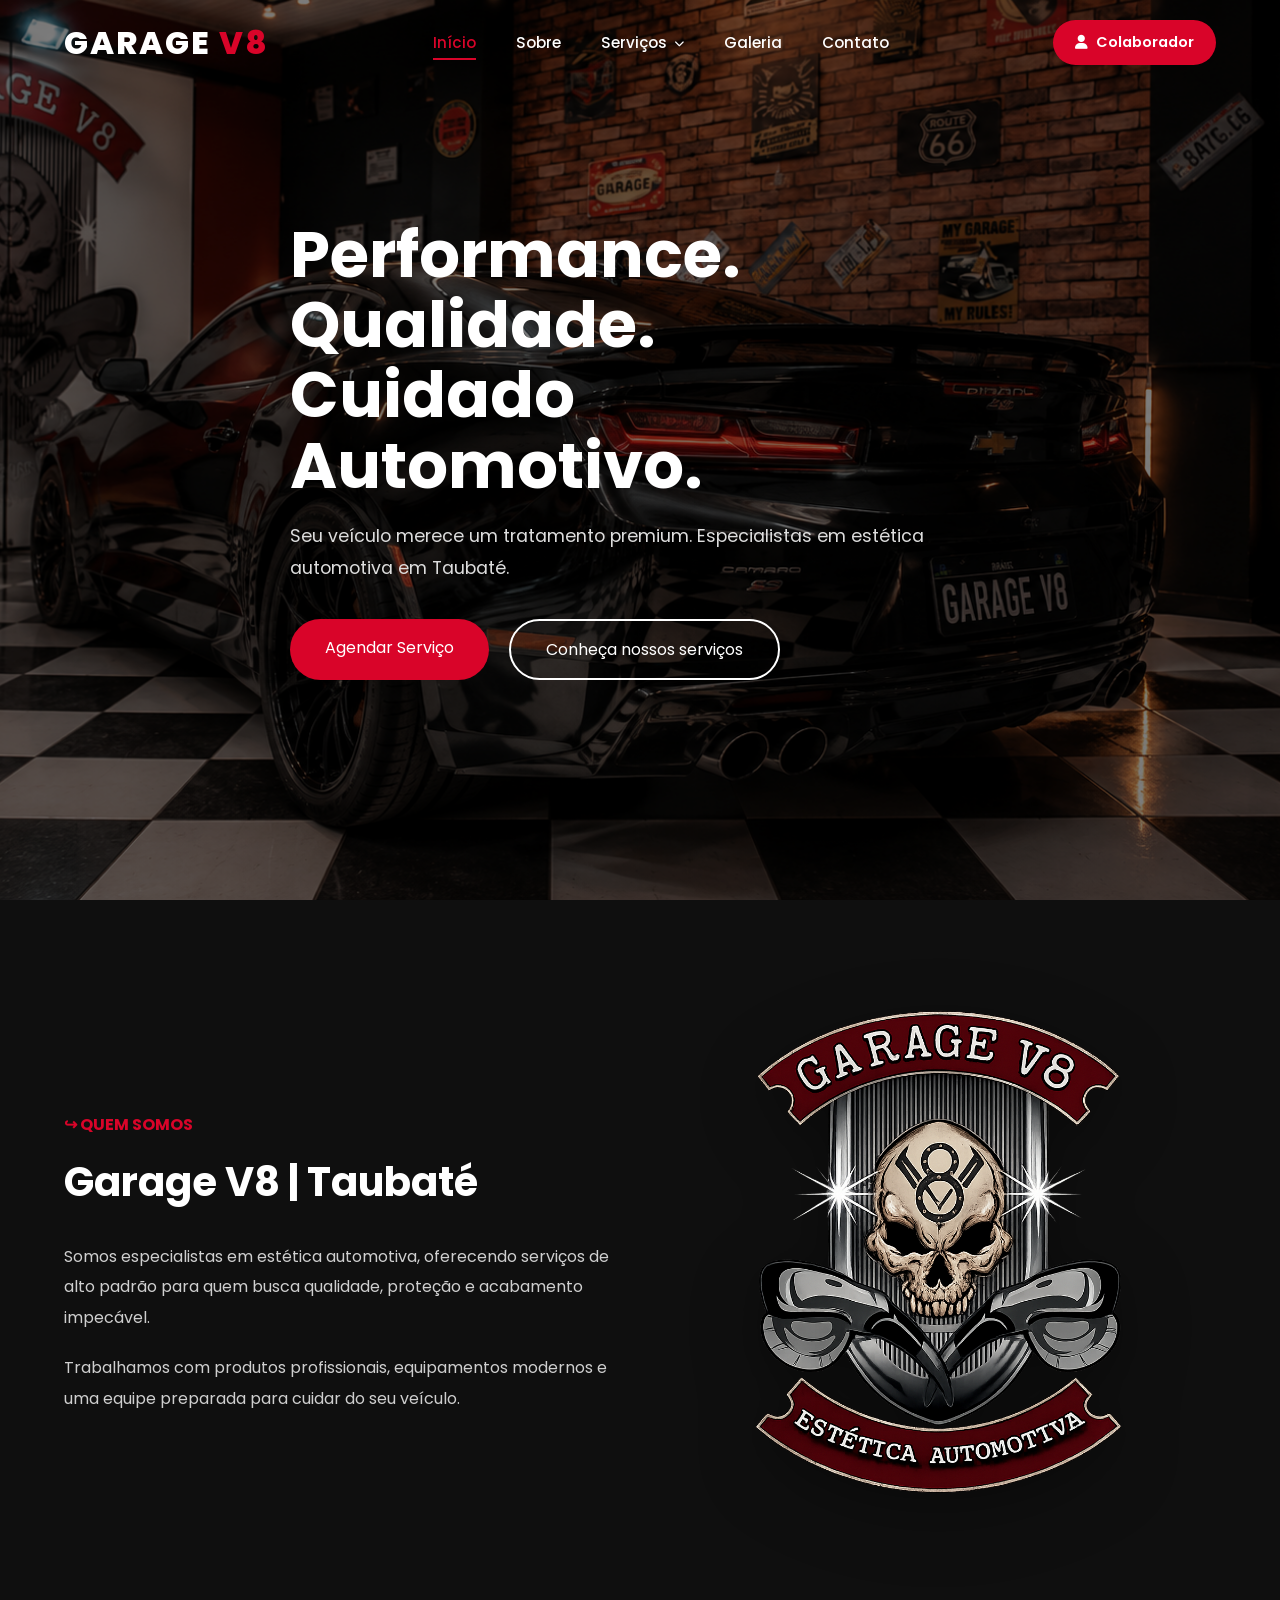
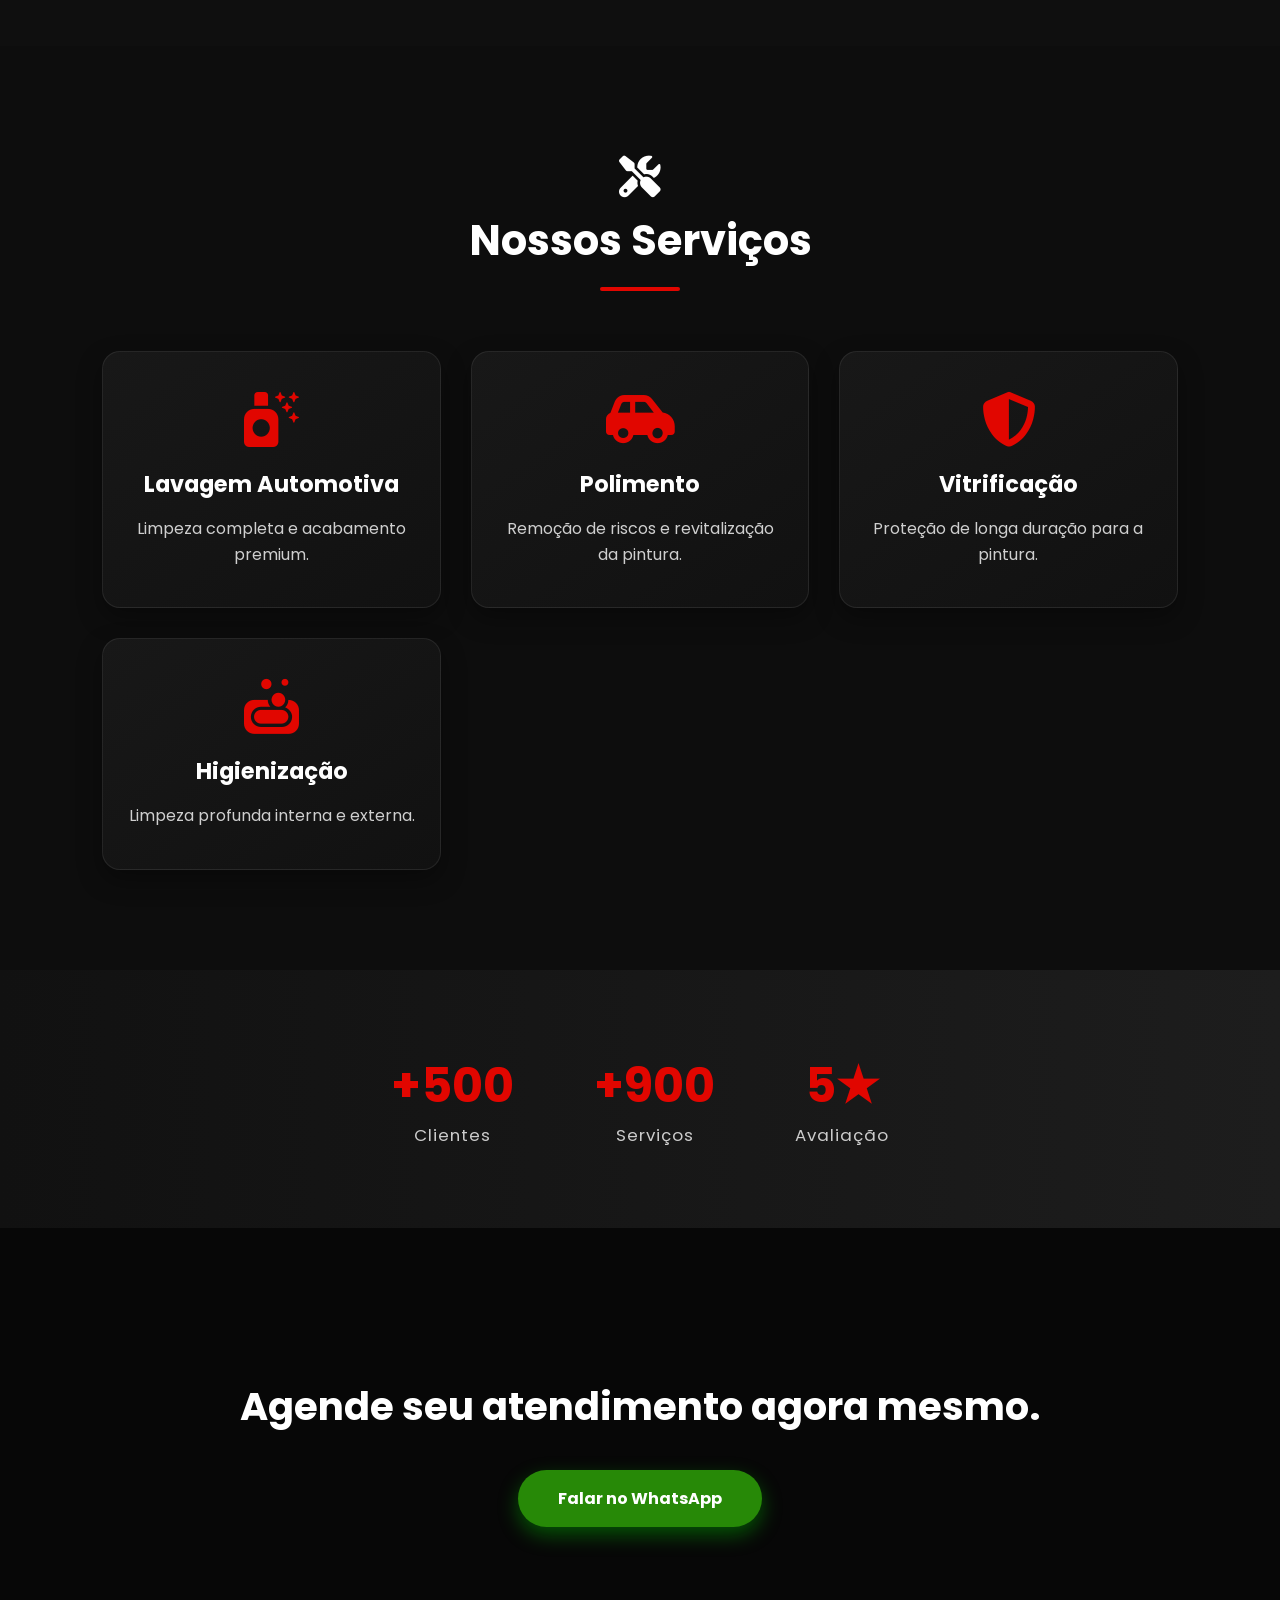
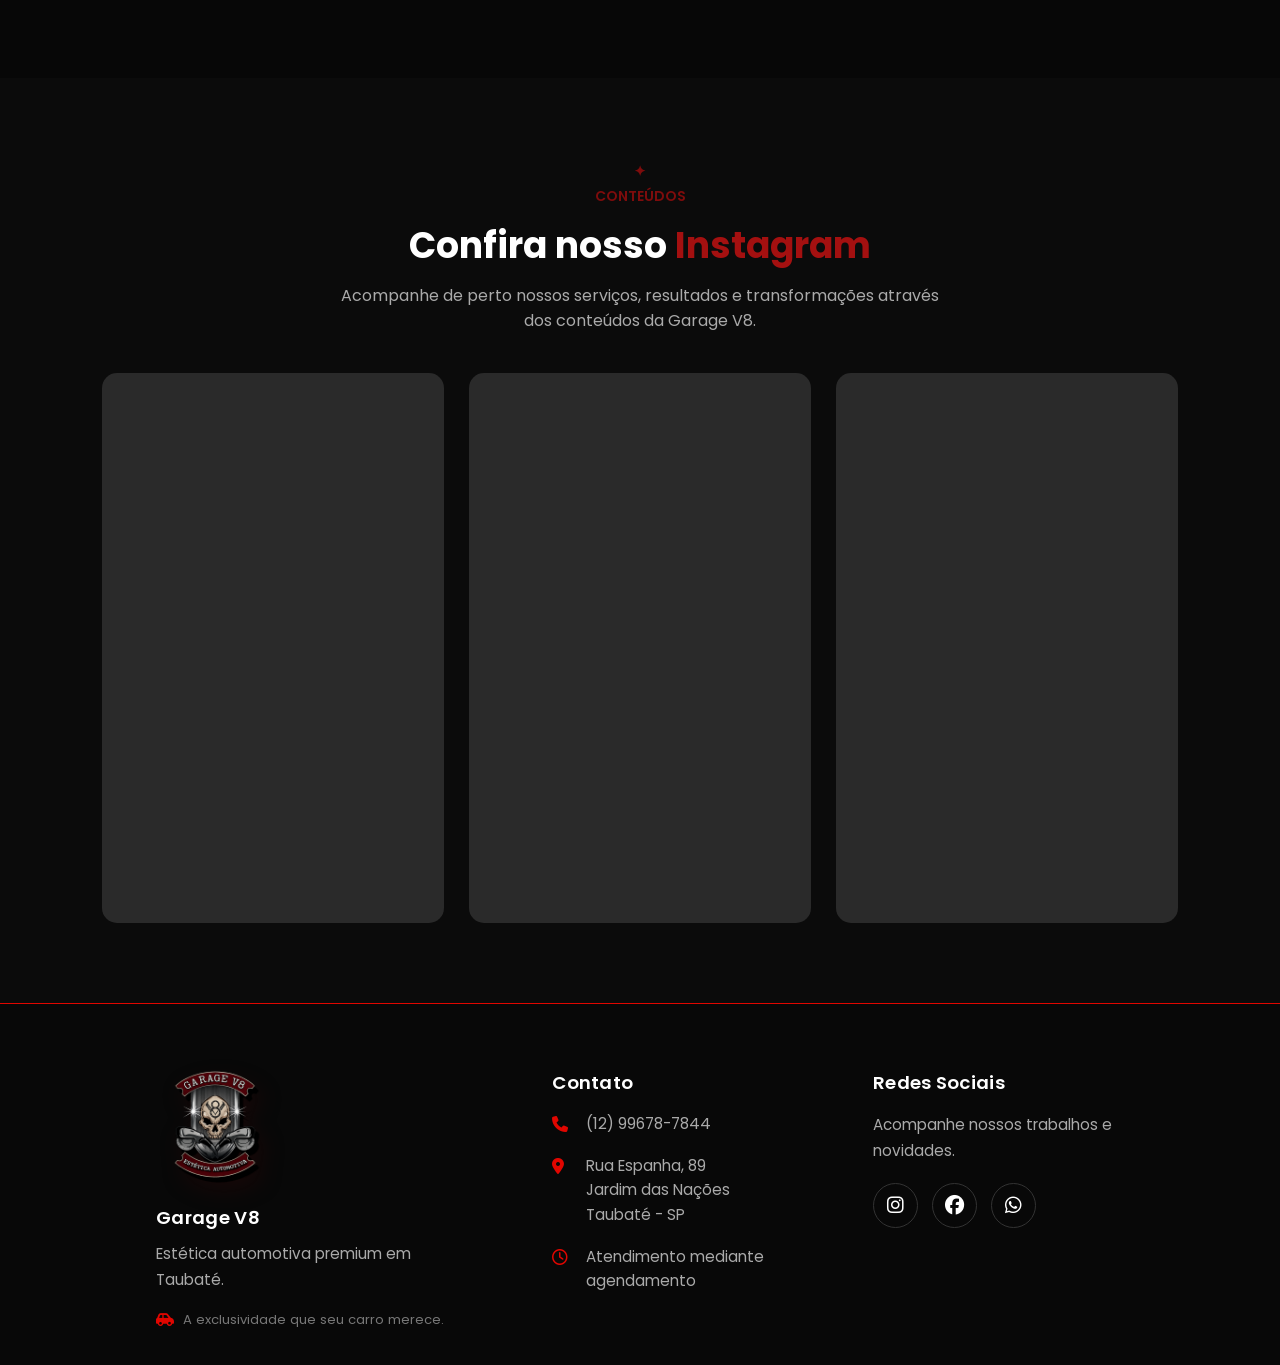
<file: inicio.html>
<!DOCTYPE html>
<html lang="pt-BR">

<head>

    <meta charset="UTF-8">

    <meta name="viewport" content="width=device-width, initial-scale=1.0">

    <title>Garage V8 | Taubaté</title>

    <meta name="description"
        content="Garage V8 Taubaté - Especialistas em estética automotiva, polimento, vitrificação, higienização e muito mais.">

    <link rel="stylesheet" href="style.css">

    <link rel="icon" type="image/png" href="img/logogarage.png">

    <!-- Google Fonts -->
    <link rel="preconnect" href="https://fonts.googleapis.com">
    <link rel="preconnect" href="https://fonts.gstatic.com" crossorigin>

    <link
        href="https://fonts.googleapis.com/css2?family=Poppins:wght@300;400;500;600;700;800&display=swap"
        rel="stylesheet">

    <!-- Font Awesome -->
    <link
        rel="stylesheet"
        href="https://cdnjs.cloudflare.com/ajax/libs/font-awesome/6.7.2/css/all.min.css">

</head>


<body>

    <!-- ==========================
         HEADER
    =========================== -->

    <header id="header">

        <div class="container">

            <!-- Logo -->
            <a href="#inicio" class="logo">
                GARAGE <span>V8</span>
            </a>


            <!-- Menu -->
             <nav>

    <ul>

        <li>
            <a href="#inicio" class="active">Início</a>
        </li>

        <li>
            <a href="inicio.html#sobre">Sobre</a>
        </li>

        <!-- SERVIÇOS -->

      <li class="servicos-dropdown">

    <a href="#" class="servicos-toggle">
        Serviços
        <i class="fa-solid fa-chevron-down"></i>
    </a>

    <ul class="servicos-submenu">

        <li>
            <a href="estetica.html">Lavagem Automotiva</a>
        </li>

        <li>
            <a href="higienizacao.html">Higienização</a>
        </li>

        <li>
            <a href="vitrificacao.html">Vitrificação</a>
        </li>
          <li>
            <a href="polimento.html">Polimento</a>
        </li>

    </ul>

</li>

        <li>
            <a href="galeria.html">Galeria</a>
        </li>

        <li>
            <a href="contato.html">Contato</a>
        </li>

    </ul>

</nav>


            <!-- Login -->
            <a href="index.php" class="btn-login">
                <i class="fa-solid fa-user"></i>
                Colaborador
            </a>


            <!-- Menu Mobile -->
            <div class="menu-mobile">
                <i class="fa-solid fa-bars"></i>
            </div>

        </div>

    </header>


    <!-- Hero -->

    <section class="hero" id="inicio">

    <div class="slider">
        <div class="slide active"></div>
        <div class="slide"></div>
        <div class="slide"></div>

    </div>
        

        <div class="overlay"></div>

        <div class="hero-content">

            <h1>
                Performance.<br>
                Qualidade.<br>
                Cuidado Automotivo.
            </h1>

            <p>

                Seu veículo merece um tratamento premium.
                Especialistas em estética automotiva em Taubaté.

            </p>

            <div class="hero-buttons">

                <a href="#" class="btn-primary">
                    Agendar Serviço
                </a>

                <a href="#servicos" class="btn-secondary">
                    Conheça nossos serviços
                </a>

            </div>

        </div>

    </section>

    <!-- Sobre -->

    <section class="sobre" id="sobre">

        <div class="container">

            <div class="texto">

                <span>↪ QUEM SOMOS</span>

                <h2>Garage V8 | Taubaté</h2>

                <p>

                    Somos especialistas em estética automotiva,
                    oferecendo serviços de alto padrão para quem
                    busca qualidade, proteção e acabamento impecável.

                </p>

                <p>

                    Trabalhamos com produtos profissionais,
                    equipamentos modernos e uma equipe preparada
                    para cuidar do seu veículo.

                </p>

            </div>

            <div class="imagem">

                <img src="img/logogarage.png" alt="Garage V8">

            </div>

        </div>

    </section>
    

<!-- Galeria -->

<section class="galeria" id="galeria">

    <div class="galeria-container">

        <div class="galeria-slides">


        </div>

       

        <div class="galeria-dots">

            <span class="galeria-dot active"></span>
            <span class="galeria-dot"></span>
            <span class="galeria-dot"></span>
            <span class="galeria-dot"></span>

        </div>

    </div>

</section>


    <!-- Serviços -->

  <section class="servicos" id="servicos">
    <h2>
    <i class="fa-solid fa-screwdriver-wrench"></i>
    <br>
    Nossos Serviços
    </h2>

    <div class="cards">

       <!-- Estética Automotiva -->
<a href="estetica.html" class="card">

    <i class="fa-solid fa-spray-can-sparkles"></i>

    <h3 style="color: white;">Lavagem Automotiva</h3>

    <p>
        Limpeza completa e acabamento premium.
    </p>

</a>

       <!-- Polimento -->
<a href="polimento.html" class="card">

    <i class="fa-solid fa-car-side"></i>

     <h3 style="color: white;">Polimento</h3>

    <p>
        Remoção de riscos e revitalização da pintura.
    </p>

</a>


      <!-- Vitrificação -->
<a href="vitrificacao.html" class="card">

    <i class="fa-solid fa-shield-halved"></i>

     <h3 style="color: white;">Vitrificação</h3>

    <p>
        Proteção de longa duração para a pintura.
    </p>

</a>


       <!-- Higienização -->
<a href="higienizacao.html" class="card">

    <i class="fa-solid fa-soap"></i>

    <h3 style="color: white;">Higienização</h3>

    <p>
        Limpeza profunda interna e externa.
    </p>

</a>

    </div>

</section>

    <!-- Números -->

    <section class="numeros">

        <div class="item">

            <h2 >+500</h2>

            <span>Clientes</span>

        </div>

        <div class="item">

            <h2>+900</h2>

            <span>Serviços</span>

        </div>

        <div class="item">

            <h2>5★</h2>

            <span>Avaliação</span>

        </div>

    </section>

    <!-- Reels -->

    <section class="cta">

    <video autoplay muted loop playsinline class="video-bg">
        <source src="img/index/polimento.mp4" type="video/mp4">
        Seu navegador não suporta vídeos.
    </video>

    <div class="overlay"></div>

    <div class="cta-content">
        <h2>Agende seu atendimento agora mesmo.</h2>

        <a href="https://api.whatsapp.com/send/?phone=5512996787844&text&type=phone_number&app_absent=0&utm_source=ig">
            Falar no WhatsApp
        </a>
    </div>

</section>

<section class="reels" id="reels">

    <div class="section-title">
        <span>✦<br>Conteúdos</span>
        <h2>Confira nosso <strong>Instagram</strong></h2>
        <p>
            Acompanhe de perto nossos serviços, resultados e transformações
            através dos conteúdos da Garage V8.
        </p>
    </div>

    <div class="reels-container">

        <div class="reel">
            <iframe
                src="https://www.instagram.com/p/DdFQwF_AcOW/embed"
                frameborder="0"
                scrolling="no"
                allowtransparency="true">
            </iframe>
        </div>

        <div class="reel">
            <iframe
                src="https://www.instagram.com/reel/DcOXV0Uj0fO/embed"
                frameborder="0"
                scrolling="no"
                allowtransparency="true">
            </iframe>
        </div>

        <div class="reel">
            <iframe
                src="https://www.instagram.com/p/DceJg4wAKfO/embed"
                frameborder="0"
                scrolling="no"
                allowtransparency="true">
            </iframe>
        </div>

    </div>

</section>

<!-- Rodapé -->

<footer id="contato">

    <div class="container">

        <!-- Marca -->
        <div class="footer-brand">

            <a href="#" class="footer-logo">
                <img src="img/logogarage.png" alt="Garage V8">
            </a>

            <h3>Garage V8</h3>

            <p>
                Estética automotiva premium em Taubaté.
            </p>

            <div class="footer-highlight">
                <i class="fa-solid fa-car-side"></i>
                <span>A exclusividade que seu carro merece.</span>
            </div>

        </div>


        <!-- Contato -->
        <div class="footer-column">

            <h3>Contato</h3>

            <div class="contact-item">
                <i class="fa-solid fa-phone"></i>
                <span>(12) 99678-7844</span>
            </div>

            <div class="contact-item">
                <i class="fa-solid fa-location-dot"></i>
                <span>
                    Rua Espanha, 89<br>
                    Jardim das Nações<br>
                    Taubaté - SP
                </span>
            </div>

            <div class="contact-item">
                <i class="fa-regular fa-clock"></i>
                <span>
                    Atendimento mediante agendamento
                </span>
            </div>

        </div>


        <!-- Redes Sociais -->
        <div class="footer-column">

            <h3>Redes Sociais</h3>

            <p class="social-text">
                Acompanhe nossos trabalhos e novidades.
            </p>

            <div class="social-links">

                <a href="https://www.instagram.com/garagev8_taubate/"
                   aria-label="Instagram"
                   target="_blank">
                    <i class="fa-brands fa-instagram"></i>
                </a>

                <a href="https://www.facebook.com/garagev8taubate?locale=pt_BR"
                   aria-label="Facebook"
                   target="_blank">
                    <i class="fa-brands fa-facebook"></i>
                </a>

                <a href="https://api.whatsapp.com/send/?phone=5512996787844&text&type=phone_number&app_absent=0&utm_source=ig"
                   aria-label="WhatsApp"
                   target="_blank">
                    <i class="fa-brands fa-whatsapp"></i>
                </a>

            </div>

        </div>

    </div>

</footer>
<!-- VLibras - Acessibilidade -->
<div vw class="enabled">
    <div vw-access-button class="active"></div>

    <div vw-plugin-wrapper>
        <div class="vw-plugin-top-wrapper"></div>
    </div>
</div>

<script src="https://vlibras.gov.br/app/vlibras-plugin.js"></script>

<script>
    new window.VLibras.Widget('https://vlibras.gov.br/app');
</script>


    <script src="script.js"></script>

</body>

</html>
</file>
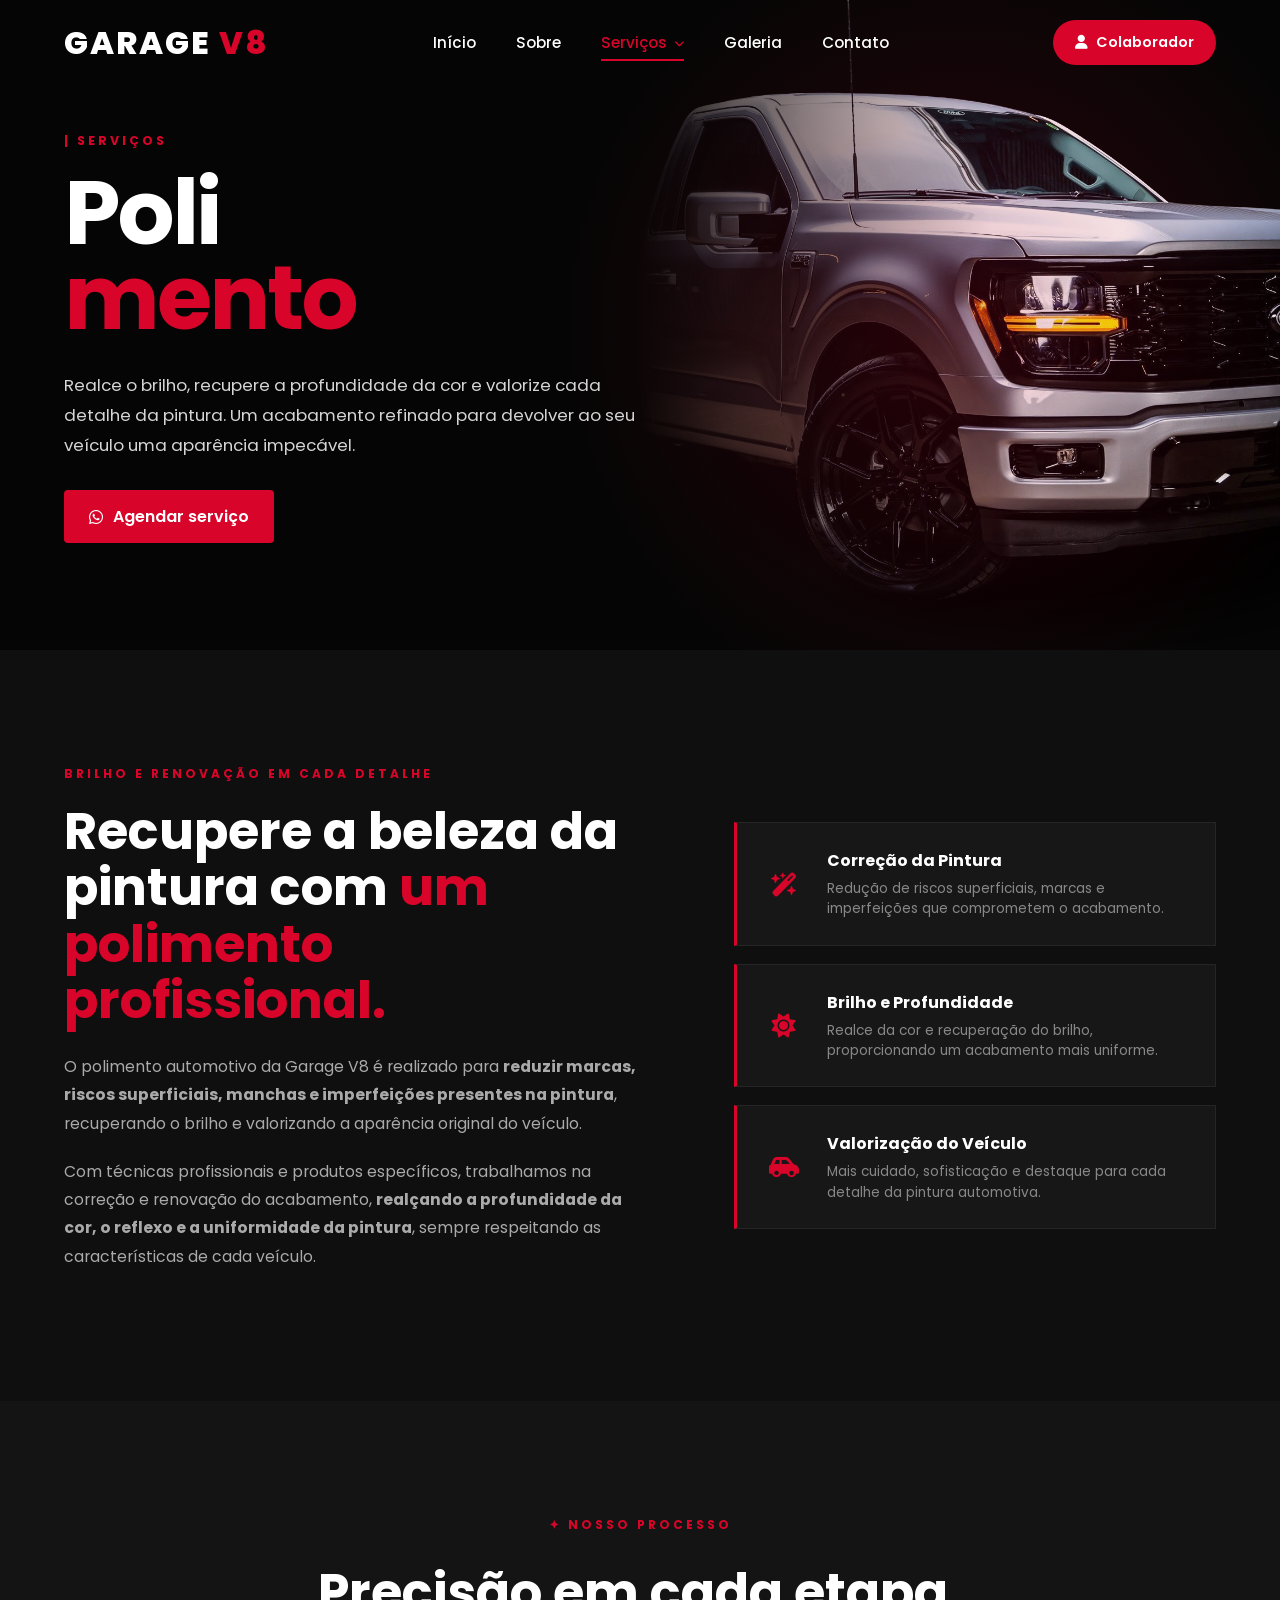
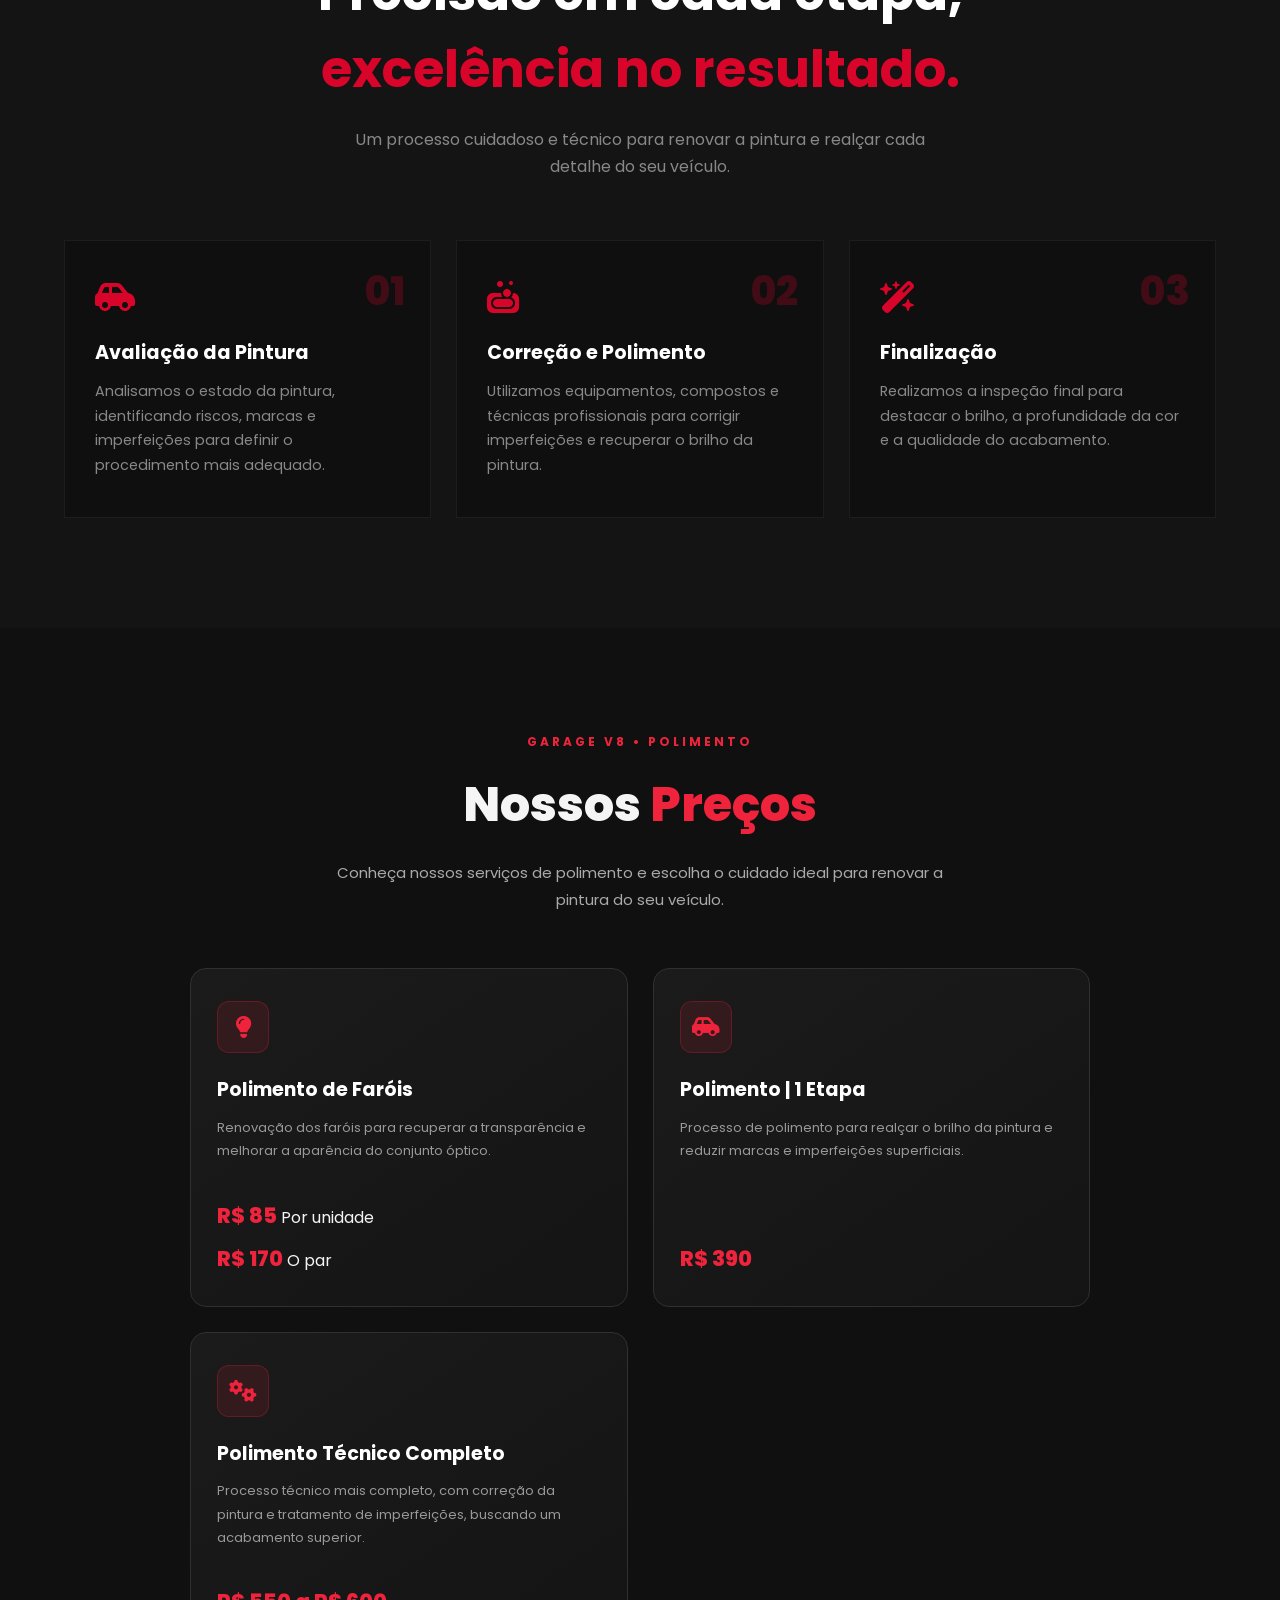
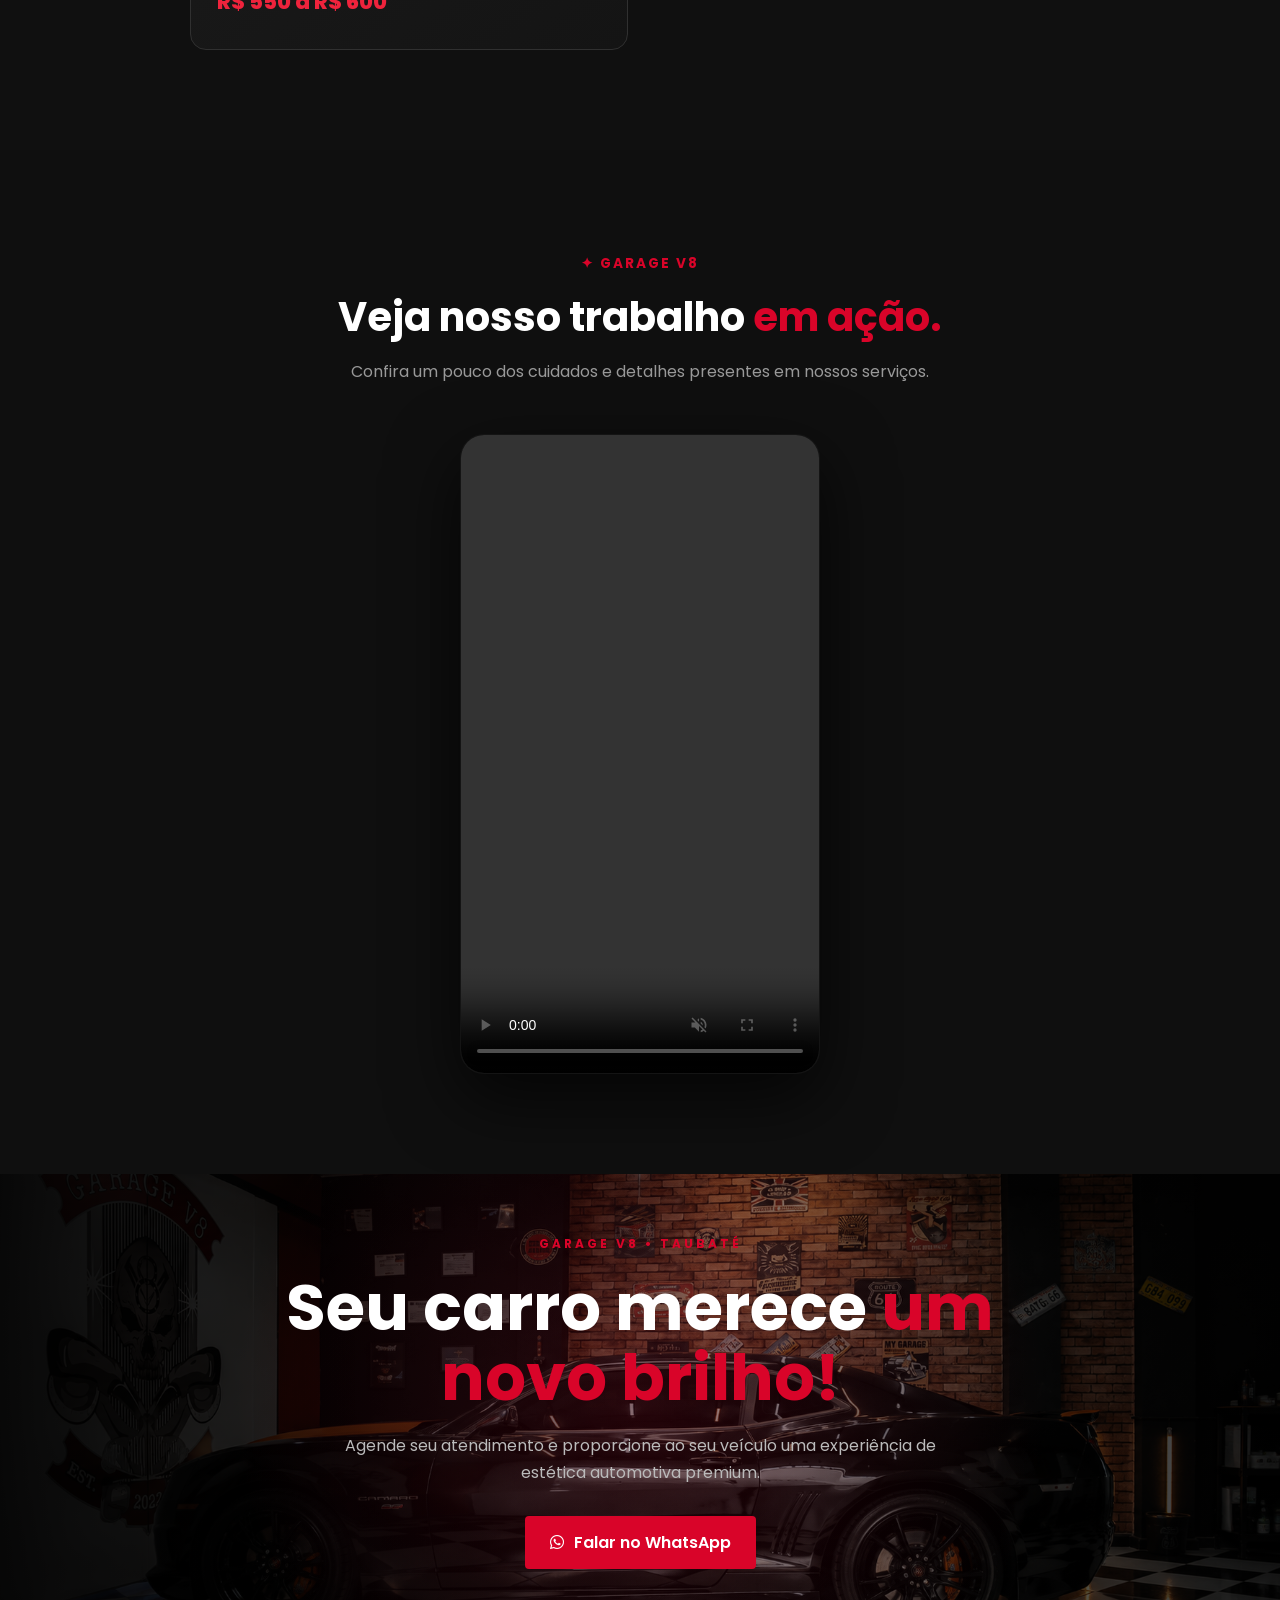
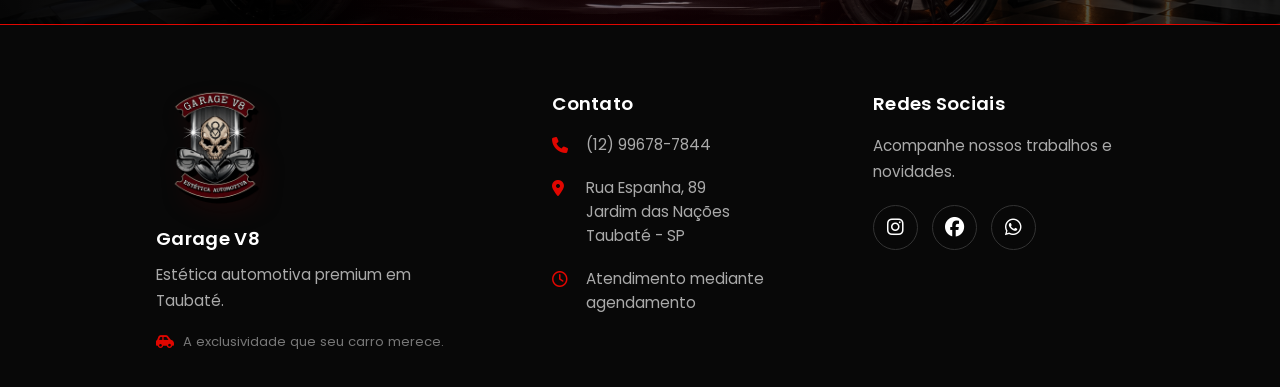
<file: polimento.html>
<!DOCTYPE html>
<html lang="pt-BR">

<head>

    <meta charset="UTF-8">

    <meta name="viewport" content="width=device-width, initial-scale=1.0">

    <title>Polimento | Garage V8</title>

    <meta name="description"
        content="Garage V8 Taubaté - Especialistas em estética automotiva, polimento, vitrificação, higienização e muito mais.">

    <link rel="stylesheet" href="style.css">

    <link rel="icon" type="image/png" href="img/logogarage.png">

    <!-- Google Fonts -->
    <link rel="preconnect" href="https://fonts.googleapis.com">
    <link rel="preconnect" href="https://fonts.gstatic.com" crossorigin>

    <link
        href="https://fonts.googleapis.com/css2?family=Poppins:wght@300;400;500;600;700;800&display=swap"
        rel="stylesheet">

    <!-- Font Awesome -->
    <link
        rel="stylesheet"
        href="https://cdnjs.cloudflare.com/ajax/libs/font-awesome/6.7.2/css/all.min.css">

</head>


<body>

    <!-- ==========================
         HEADER
    =========================== -->

    <header id="header">

        <div class="container">

            <!-- Logo -->
            <a href="inicio.html" class="logo">
                GARAGE <span>V8</span>
            </a>


            <!-- Menu -->
          <nav>

    <ul>

        <li>
            <a href="inicio.html">Início</a>
        </li>

        <li>
            <a href="inicio.html#sobre">Sobre</a>
        </li>

        <!-- SERVIÇOS -->

      <li class="servicos-dropdown">

    <a href="inicio.html#servicos" class="servicos-toggle active">
        Serviços
        <i class="fa-solid fa-chevron-down"></i>
    </a>

    <ul class="servicos-submenu">

        <li>
            <a href="estetica.html" >Lavagem Automotiva</a>
        </li>

        <li>
            <a href="higienizacao.html"  >Higienização</a>
        </li>

        <li>
            <a href="vitrificacao.html">Vitrificação</a>

        </li>
         <li>
            <a href="polimento.html" class="active" >Polimento</a>
        </li>

    </ul>

</li>

        <li>
            <a href="galeria.html">Galeria</a>
        </li>

        <li>
            <a href="contato.html">Contato</a>
        </li>

    </ul>

</nav>
            <!-- Login -->
            <a href="index.php" class="btn-login">
                <i class="fa-solid fa-user"></i>
                Colaborador
            </a>


            <!-- Menu Mobile -->
            <div class="menu-mobile">
                <i class="fa-solid fa-bars"></i>
            </div>

        </div>

    </header>


<!-- ==========================
     CONTEÚDO — ESTÉTICA AUTOMOTIVA
=========================== -->

<main>

    <!-- HERO DO SERVIÇO -->
    <section class="servico-hero polimento">

        <div class="servico-hero-overlay"></div>

        <div class="servico-hero-content">

            <span class="servico-tag">
                | SERVIÇOS
            </span>

            <h1>
                Poli<br>
                <strong>mento</strong>
            </h1>

            <p>
                Realce o brilho, recupere a profundidade da cor e valorize cada detalhe da pintura. 
                Um acabamento refinado para devolver ao seu veículo uma aparência impecável.
            </p>

            <a href="https://api.whatsapp.com/send/?phone=5512996787844&text&type=phone_number&app_absent=0"
               class="btn-primary"
               target="_blank">
                <i class="fa-brands fa-whatsapp"></i>
                Agendar serviço
            </a>

        </div>

    </section>


<!-- APRESENTAÇÃO -->
<section class="servico-apresentacao">

    <div class="container">

        <div class="servico-texto">

            <span class="section-tag">BRILHO E RENOVAÇÃO EM CADA DETALHE</span>

            <h2>
                Recupere a beleza da pintura com
                <strong>um polimento  profissional.</strong>
            </h2>

            <p>
                O polimento automotivo da Garage V8 é realizado para
                <b>reduzir marcas, riscos superficiais, manchas e imperfeições
                presentes na pintura</b>, recuperando o brilho e valorizando
                a aparência original do veículo.
            </p>

            <p>
                Com técnicas profissionais e produtos específicos,
                trabalhamos na correção e renovação do acabamento,
                <b>realçando a profundidade da cor, o reflexo e a
                uniformidade da pintura</b>, sempre respeitando as
                características de cada veículo.
            </p>

        </div>


        <div class="servico-destaque">

            <div class="destaque-item">

                <i class="fa-solid fa-wand-magic-sparkles"></i>

                <div>
                    <h3>Correção da Pintura</h3>

                    <p>
                        Redução de riscos superficiais, marcas e
                        imperfeições que comprometem o acabamento.
                    </p>
                </div>

            </div>


            <div class="destaque-item">

                <i class="fa-solid fa-sun"></i>

                <div>
                    <h3>Brilho e Profundidade</h3>

                    <p>
                        Realce da cor e recuperação do brilho,
                        proporcionando um acabamento mais uniforme.
                    </p>
                </div>

            </div>


            <div class="destaque-item">

                <i class="fa-solid fa-car-side"></i>

                <div>
                    <h3>Valorização do Veículo</h3>

                    <p>
                        Mais cuidado, sofisticação e destaque para
                        cada detalhe da pintura automotiva.
                    </p>
                </div>

            </div>

        </div>

    </div>

</section>



    <!-- PROCESSO -->
    <section class="servico-processo">

        <div class="container">

            <div class="section-title">

                <span>✦ NOSSO PROCESSO</span>

                 <h2>
                Precisão em cada etapa,
                <strong>excelência no resultado.</strong>
            </h2>

                <p>
                Um processo cuidadoso e técnico para renovar a pintura
                e realçar cada detalhe do seu veículo.
            </p>

            </div>


            <div class="processo-grid">

                <div class="processo-card">

                    <span>01</span>

                    <i class="fa-solid fa-car-side"></i>

                      <h3>Avaliação da Pintura</h3>

                    <p>
                         Analisamos o estado da pintura, identificando
                    riscos, marcas e imperfeições para definir
                    o procedimento mais adequado.
                    </p>

                </div>


                <div class="processo-card">

                    <span>02</span>

                    <i class="fa-solid fa-soap"></i>

                    <h3>Correção e Polimento</h3>

                    <p>
                       Utilizamos equipamentos, compostos e técnicas
                    profissionais para corrigir imperfeições
                    e recuperar o brilho da pintura.
                    </p>

                </div>


                <div class="processo-card">

                    <span>03</span>

                    <i class="fa-solid fa-wand-magic-sparkles"></i>

                    <h3>Finalização</h3>

                    <p>
                        Realizamos a inspeção final para destacar
                    o brilho, a profundidade da cor e a qualidade
                    do acabamento.
                    </p>

                </div>

            </div>

       </section>


<!-- PREÇOS -->
<section class="precos-section" id="precos">

    <div class="precos-container">

        <div class="precos-header">
            <span class="precos-tag">
                GARAGE V8 • POLIMENTO
            </span>

            <h2>Nossos <span>Preços</span></h2>

            <p>
                Conheça nossos serviços de polimento e escolha
                o cuidado ideal para renovar a pintura do seu veículo.
            </p>
        </div>

        <div class="higienizacao-precos-grid">

            <!-- POLIMENTO DE FARÓIS -->
            <article class="preco-card">

                <div class="preco-icon">
                    <i class="fa-solid fa-lightbulb"></i>
                </div>

                <h3>Polimento de Faróis</h3>

                <p class="preco-descricao">
                    Renovação dos faróis para recuperar a transparência
                    e melhorar a aparência do conjunto óptico.
                </p>

                <div class="preco-unico">
                    <strong>R$ 85</strong>
                    <span>Por unidade</span>
                </div>

                <div class="preco-unico">
                    <strong>R$ 170</strong>
                    <span>O par</span>
                </div>

            </article>


            <!-- POLIMENTO 1 ETAPA -->
            <article class="preco-card">

                <div class="preco-icon">
                    <i class="fa-solid fa-car-side"></i>
                </div>

                <h3>Polimento | 1 Etapa</h3>

                <p class="preco-descricao">
                    Processo de polimento para realçar o brilho
                    da pintura e reduzir marcas e imperfeições superficiais.
                </p>

                <div class="preco-unico">
                    <strong>R$ 390</strong>
                </div>

            </article>


            <!-- POLIMENTO TÉCNICO -->
            <article class="preco-card">

                <div class="preco-icon">
                    <i class="fa-solid fa-gears"></i>
                </div>

                <h3>Polimento Técnico Completo</h3>

                <p class="preco-descricao">
                    Processo técnico mais completo, com correção
                    da pintura e tratamento de imperfeições,
                    buscando um acabamento superior.
                </p>

                <div class="preco-unico">
                    <strong>R$ 550 a R$ 600</strong>
                </div>

            </article>

        </div>

    </div>

</section>
<!-- FIM DA TABELA DE PREÇOS -->

<!-- VÍDEO -->
<section class="video-servico">

    <div class="container">

        <div class="section-title">

            <span>✦ GARAGE V8</span>

            <h2>
                Veja nosso trabalho
                <strong>em ação.</strong>
            </h2>

            <p>
                Confira um pouco dos cuidados e detalhes
                presentes em nossos serviços.
            </p>

        </div>


        <div class="video-reel">

            <video autoplay muted loop playsinline controls>
                <source src="img/polimento/polimentovideo.mp4" type="video/mp4">
                Seu navegador não suporta vídeos.
            </video>

        </div>

    </div>

</section>


  <section class="servico-cta">

    <div class="servico-cta-overlay"></div>

    <div class="servico-cta-content">

        <span>GARAGE V8 • TAUBATÉ</span>

        <h2>
            Seu carro merece
            <strong>um novo brilho!</strong>
        </h2>

        <p>
            Agende seu atendimento e proporcione ao seu veículo
            uma experiência de estética automotiva premium.
        </p>

        <a href="https://api.whatsapp.com/send/?phone=5512996787844&text&type=phone_number&app_absent=0"
           target="_blank"
           class="btn-primary">

            <i class="fa-brands fa-whatsapp"></i>
            Falar no WhatsApp

        </a>

    </div>

</section>

</main>

<!-- Rodapé -->

<footer id="contato">

    <div class="container">

        <!-- Marca -->
        <div class="footer-brand">

            <a href="#" class="footer-logo">
                <img src="img/logogarage.png" alt="Garage V8">
            </a>

            <h3>Garage V8</h3>

            <p>
                Estética automotiva premium em Taubaté.
            </p>

            <div class="footer-highlight">
                <i class="fa-solid fa-car-side"></i>
                <span>A exclusividade que seu carro merece.</span>
            </div>

        </div>


        <!-- Contato -->
        <div class="footer-column">

            <h3>Contato</h3>

            <div class="contact-item">
                <i class="fa-solid fa-phone"></i>
                <span>(12) 99678-7844</span>
            </div>

            <div class="contact-item">
                <i class="fa-solid fa-location-dot"></i>
                <span>
                    Rua Espanha, 89<br>
                    Jardim das Nações<br>
                    Taubaté - SP
                </span>
            </div>

            <div class="contact-item">
                <i class="fa-regular fa-clock"></i>
                <span>
                    Atendimento mediante agendamento
                </span>
            </div>

        </div>


        <!-- Redes Sociais -->
        <div class="footer-column">

            <h3>Redes Sociais</h3>

            <p class="social-text">
                Acompanhe nossos trabalhos e novidades.
            </p>

            <div class="social-links">

                <a href="https://www.instagram.com/garagev8_taubate/"
                   aria-label="Instagram"
                   target="_blank">
                    <i class="fa-brands fa-instagram"></i>
                </a>

                <a href="https://www.facebook.com/garagev8taubate?locale=pt_BR"
                   aria-label="Facebook"
                   target="_blank">
                    <i class="fa-brands fa-facebook"></i>
                </a>

                <a href="https://api.whatsapp.com/send/?phone=5512996787844&text&type=phone_number&app_absent=0&utm_source=ig"
                   aria-label="WhatsApp"
                   target="_blank">
                    <i class="fa-brands fa-whatsapp"></i>
                </a>

            </div>

        </div>

    </div>

</footer>

<!-- VLibras - Acessibilidade -->
<div vw class="enabled">
    <div vw-access-button class="active"></div>

    <div vw-plugin-wrapper>
        <div class="vw-plugin-top-wrapper"></div>
    </div>
</div>

<script src="https://vlibras.gov.br/app/vlibras-plugin.js"></script>

<script>
    new window.VLibras.Widget('https://vlibras.gov.br/app');
</script>

    <script src="script.js"></script>

</body>

</html>
</file>
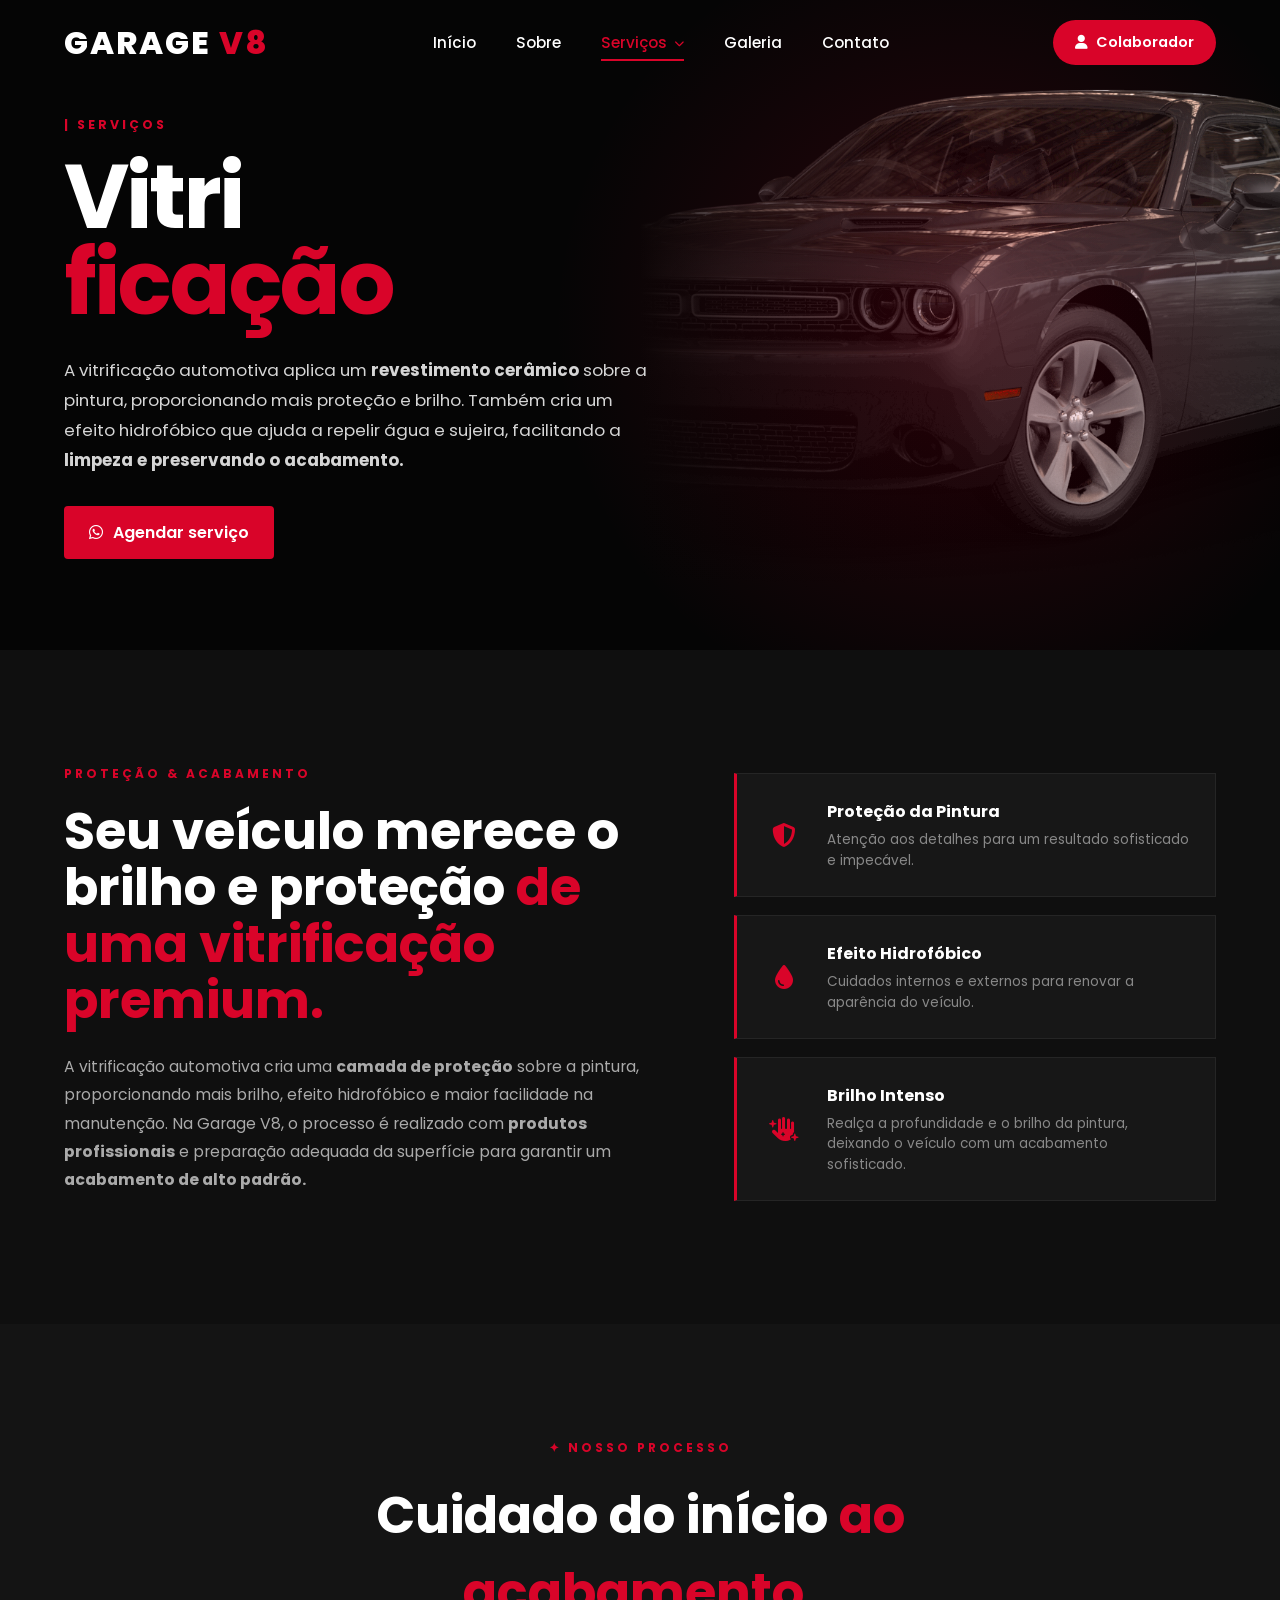
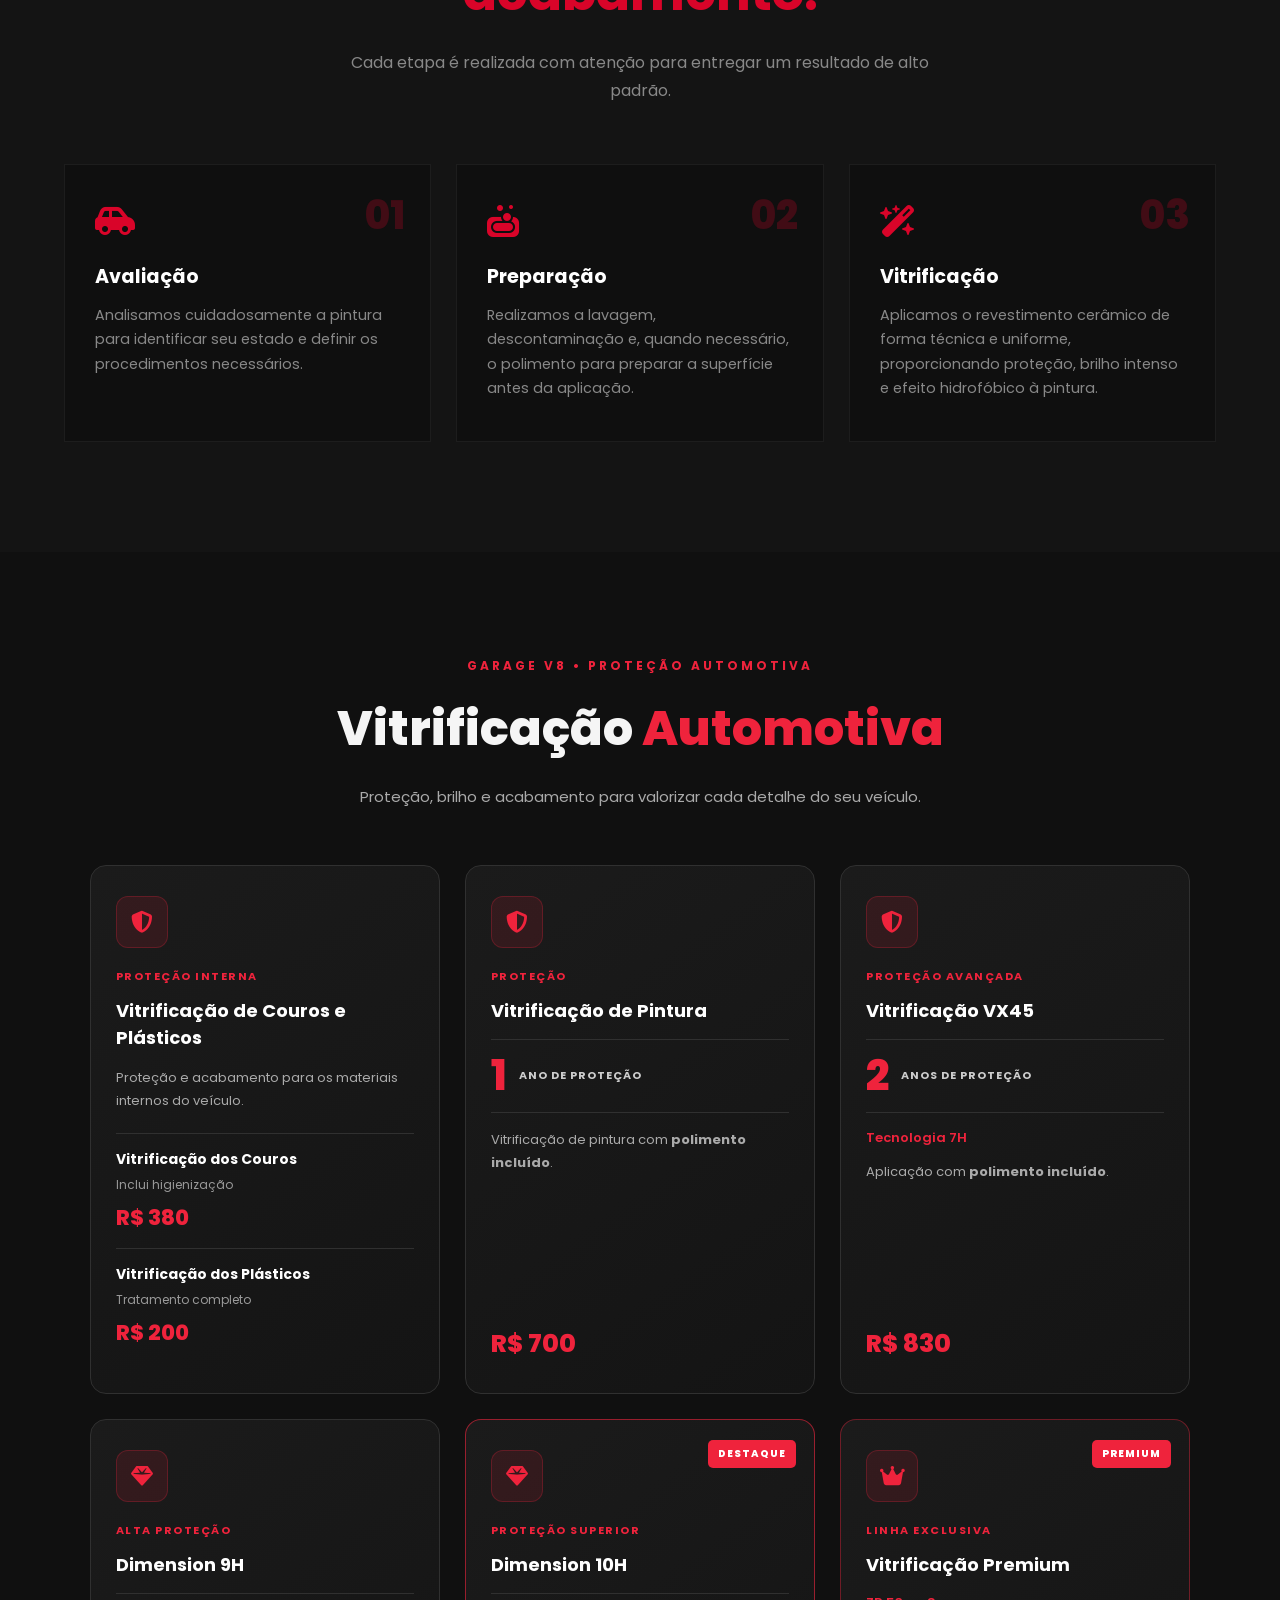
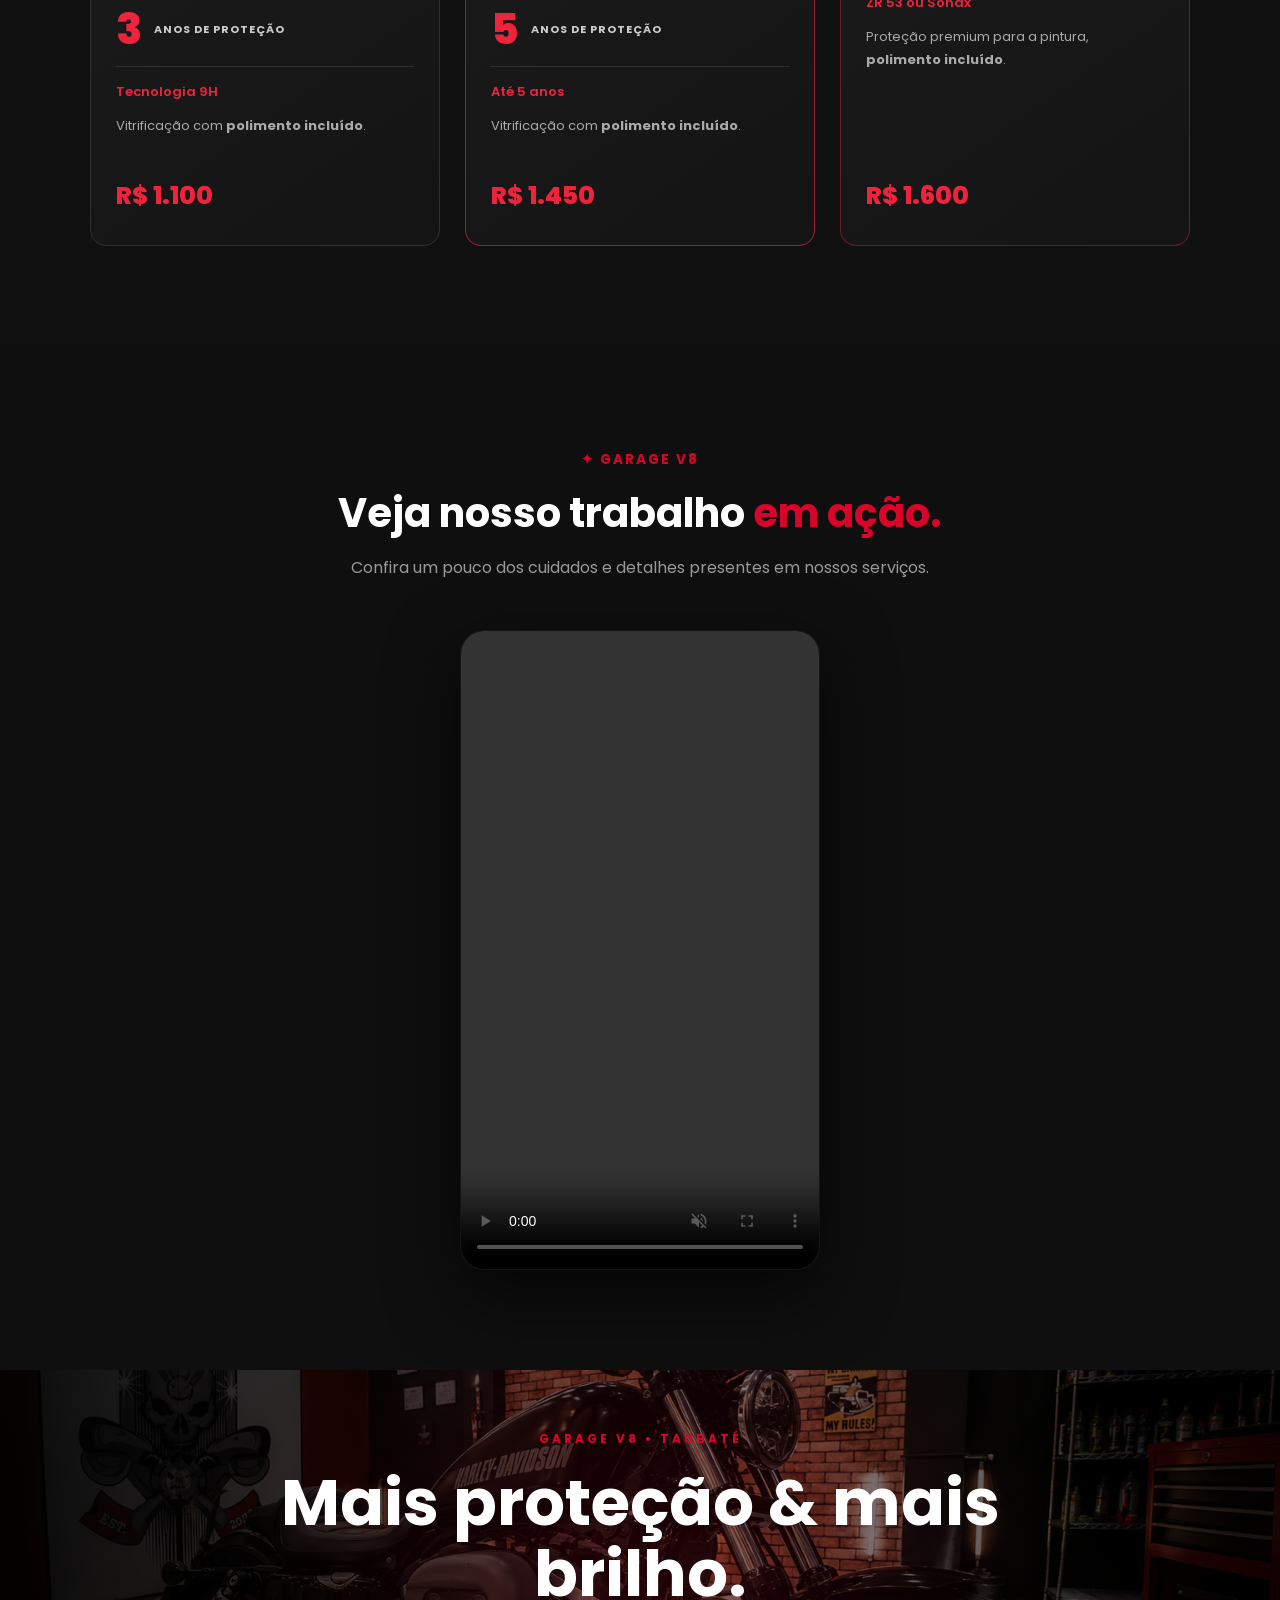
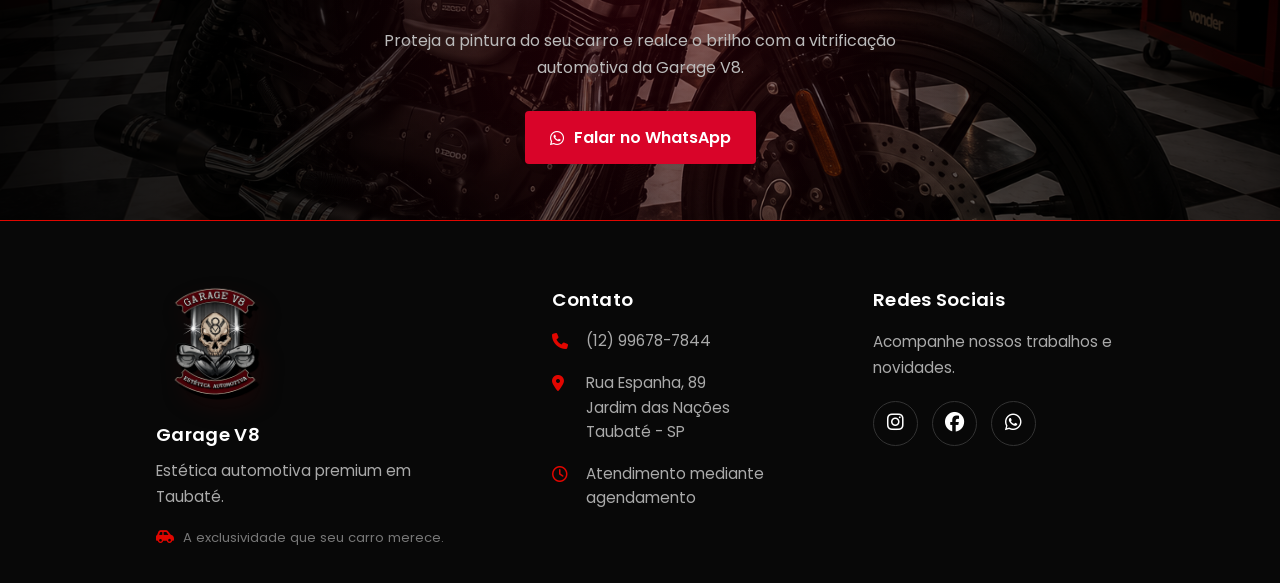
<file: vitrificacao.html>
<!DOCTYPE html>
<html lang="pt-BR">

<head>

    <meta charset="UTF-8">

    <meta name="viewport" content="width=device-width, initial-scale=1.0">

    <title>Vitrificação | Garage V8</title>

    <meta name="description"
        content="Garage V8 Taubaté - Especialistas em estética automotiva, polimento, vitrificação, higienização e muito mais.">

    <link rel="stylesheet" href="style.css">

    <link rel="icon" type="image/png" href="img/logogarage.png">

    <!-- Google Fonts -->
    <link rel="preconnect" href="https://fonts.googleapis.com">
    <link rel="preconnect" href="https://fonts.gstatic.com" crossorigin>

    <link
        href="https://fonts.googleapis.com/css2?family=Poppins:wght@300;400;500;600;700;800&display=swap"
        rel="stylesheet">

    <!-- Font Awesome -->
    <link
        rel="stylesheet"
        href="https://cdnjs.cloudflare.com/ajax/libs/font-awesome/6.7.2/css/all.min.css">

</head>


<body>

    <!-- ==========================
         HEADER
    =========================== -->

    <header id="header">

        <div class="container">

            <!-- Logo -->
            <a href="inicio.html" class="logo">
                GARAGE <span>V8</span>
            </a>


            <!-- Menu -->
          <nav>

    <ul>

        <li>
            <a href="#inicio">Início</a>
        </li>

        <li>
            <a href="index.html#sobre">Sobre</a>
        </li>

        <!-- SERVIÇOS -->

      <li class="servicos-dropdown">

    <a href="index.html" class="servicos-toggle active">
        Serviços
        <i class="fa-solid fa-chevron-down"></i>
    </a>

    <ul class="servicos-submenu">

        <li>
            <a href="estetica.html" >Lavagem Automotiva</a>
        </li>

        <li>
            <a href="higienizacao.html">Higienização</a>
        </li>

        <li>
            <a href="vitrificacao.html" class="active" >Vitrificação</a>
        </li>

         <li>
            <a href="polimento.html">Polimento</a>
        </li>

    </ul>

</li>

        <li>
            <a href="galeria.html">Galeria</a>
        </li>

        <li>
            <a href="contato.html">Contato</a>
        </li>

    </ul>

</nav>


            <!-- Login -->
            <a href="index.php" class="btn-login">
                <i class="fa-solid fa-user"></i>
                Colaborador
            </a>


            <!-- Menu Mobile -->
            <div class="menu-mobile">
                <i class="fa-solid fa-bars"></i>
            </div>

        </div>

    </header>


<!-- ==========================
     CONTEÚDO — ESTÉTICA AUTOMOTIVA
=========================== -->

<main>

    <!-- HERO DO SERVIÇO -->
    <section class="servico-hero vitrificacao">

        <div class="servico-hero-overlay"></div>

        <div class="servico-hero-content">

            <span class="servico-tag">
                | SERVIÇOS
            </span>

            <h1>
                Vitri<br><strong>ficação</strong>
            </h1>

            <p>
                A vitrificação automotiva aplica um <b>revestimento cerâmico</b> sobre a pintura, proporcionando mais proteção e brilho. 
                Também cria um efeito hidrofóbico que ajuda a repelir água e sujeira, facilitando a <b>limpeza e preservando o acabamento.</b>

            </p>

            <a href="https://api.whatsapp.com/send/?phone=5512996787844&text&type=phone_number&app_absent=0"
               class="btn-primary"
               target="_blank">
                <i class="fa-brands fa-whatsapp"></i>
                Agendar serviço
            </a>

        </div>

    </section>


    <!-- APRESENTAÇÃO -->
    <section class="servico-apresentacao">

        <div class="container">

            <div class="servico-texto">

                <span class="section-tag">PROTEÇÃO & ACABAMENTO</span>

                <h2>
                    Seu veículo merece o brilho e proteção
                    <strong>de uma vitrificação premium.</strong>
                </h2>

                <p>
                    A vitrificação automotiva cria uma <b> camada de proteção</b> sobre a pintura, proporcionando mais brilho, efeito hidrofóbico e maior facilidade na manutenção. 
                    Na Garage V8, o processo é realizado com <b>produtos profissionais</b> e preparação adequada da superfície para garantir um <b>acabamento de alto padrão.</b>
                </p>


            </div>


           <div class="servico-destaque">

                <div class="destaque-item">

                    <i class="fa-solid fa-shield-halved"></i>

                    <div>
                        <h3>Proteção da Pintura</h3>

                        <p>
                            Atenção aos detalhes para um resultado
                            sofisticado e impecável.
                        </p>
                    </div>

                </div>


                <div class="destaque-item">

                    <i class="fa-solid fa-droplet"></i>

                    <div>
                        <h3>Efeito Hidrofóbico</h3>

                        <p>
                            Cuidados internos e externos para renovar
                            a aparência do veículo.
                        </p>
                    </div>

                </div>


                <div class="destaque-item">

                    <i class="fa-solid fa-hand-sparkles"></i>

                    <div>
                        <h3>Brilho Intenso</h3>

                        <p>
                            Realça a profundidade e o brilho da pintura, 
                            deixando o veículo com um acabamento sofisticado.
                        </p>
                    </div>

                </div>

            </div>

        </div>

    </section>


    <!-- PROCESSO -->
    <section class="servico-processo">

        <div class="container">

            <div class="section-title">

                <span>✦ NOSSO PROCESSO</span>

                <h2>
                    Cuidado do início
                    <strong>ao acabamento.</strong>
                </h2>

                <p>
                    Cada etapa é realizada com atenção para entregar
                    um resultado de alto padrão.
                </p>

            </div>


            <div class="processo-grid">

                <div class="processo-card">

                    <span>01</span>

                    <i class="fa-solid fa-car-side"></i>

                    <h3>Avaliação</h3>

                    <p>
                        Analisamos cuidadosamente a pintura para identificar seu estado e definir os procedimentos necessários.
                    </p>

                </div>


                <div class="processo-card">

                    <span>02</span>

                    <i class="fa-solid fa-soap"></i>

                    <h3>Preparação</h3>

                    <p>
                        Realizamos a lavagem, descontaminação e, quando necessário, o polimento para preparar a superfície antes da aplicação.
                    </p>

                </div>


                <div class="processo-card">

                    <span>03</span>

                    <i class="fa-solid fa-wand-magic-sparkles"></i>

                    <h3>Vitrificação</h3>

                    <p>
                        Aplicamos o revestimento cerâmico de forma técnica e uniforme, proporcionando proteção, brilho intenso e efeito hidrofóbico à pintura.
                    </p>

                </div>

            </div>

       </section>


       
<!-- TABELA DE PREÇOS - VITRIFICAÇÃO -->
<section class="precos-section" id="precos">

    <div class="precos-container">

        <div class="precos-header">
            <span class="precos-tag">
                GARAGE V8 • PROTEÇÃO AUTOMOTIVA
            </span>

            <h2>Vitrificação <span>Automotiva</span></h2>

            <p>
                Proteção, brilho e acabamento para valorizar
                cada detalhe do seu veículo.
            </p>
        </div>

        <div class="vitrificacao-grid">

            <!-- VITRIFICAÇÃO DE COUROS E PLÁSTICOS -->
    <article class="preco-card vitrificacao-card">
    <div class="preco-icone">
        <i class="fas fa-shield-alt"></i>
    </div>

    <span class="preco-tag">PROTEÇÃO INTERNA</span>

    <h3>Vitrificação de Couros e Plásticos</h3>

    <p class="preco-descricao">
        Proteção e acabamento para os materiais internos do veículo.
    </p>

    <div class="vitrificacao-opcao">
        <h4>Vitrificação dos Couros</h4>
        <p>Inclui higienização</p>
        <strong>R$ 380</strong>
    </div>

    <div class="vitrificacao-opcao">
        <h4>Vitrificação dos Plásticos</h4>
        <p>Tratamento completo</p>
        <strong>R$ 200</strong>
    </div>
    </article>

            <!-- 1 ANO -->
            <article class="preco-card vitrificacao-card">

                <div class="preco-icon">
                    <i class="fa-solid fa-shield-halved"></i>
                </div>

                <span class="vitrificacao-tag">PROTEÇÃO</span>

                <h3>Vitrificação de Pintura</h3>

                <div class="vitrificacao-duracao">
                    <strong>1</strong>
                    <span>ANO DE PROTEÇÃO</span>
                </div>

                <p class="preco-descricao">
                    Vitrificação de pintura com <b>polimento incluído</b>.
                </p>

                <div class="preco-unico">
                    <strong>R$ 700</strong>
                </div>

            </article>

            <!-- VX45 - 2 ANOS -->
            <article class="preco-card vitrificacao-card">

                <div class="preco-icon">
                    <i class="fa-solid fa-shield-halved"></i>
                </div>

                <span class="vitrificacao-tag">PROTEÇÃO AVANÇADA</span>

                <h3>Vitrificação VX45</h3>

                <div class="vitrificacao-duracao">
                    <strong>2</strong>
                    <span>ANOS DE PROTEÇÃO</span>
                </div>

                <p class="vitrificacao-detalhe">
                    Tecnologia 7H
                </p>

                <p class="preco-descricao">
                    Aplicação com <b>polimento incluído</b>.
                </p>

                <div class="preco-unico">
                    <strong>R$ 830</strong>
                </div>

            </article>

            <!-- DIMENSION 9H - 3 ANOS -->
            <article class="preco-card vitrificacao-card">

                <div class="preco-icon">
                    <i class="fa-solid fa-gem"></i>
                </div>

                <span class="vitrificacao-tag">ALTA PROTEÇÃO</span>

                <h3>Dimension 9H</h3>

                <div class="vitrificacao-duracao">
                    <strong>3</strong>
                    <span>ANOS DE PROTEÇÃO</span>
                </div>

                <p class="vitrificacao-detalhe">
                    Tecnologia 9H
                </p>

                <p class="preco-descricao">
                    Vitrificação com <b>polimento incluído</b>.
                </p>

                <div class="preco-unico">
                    <strong>R$ 1.100</strong>
                </div>

            </article>

            <!-- DIMENSION 10H - 5 ANOS -->
            <article class="preco-card vitrificacao-card vitrificacao-destaque">

                <span class="preco-selo">DESTAQUE</span>

                <div class="preco-icon">
                    <i class="fa-solid fa-gem"></i>
                </div>

                <span class="vitrificacao-tag">PROTEÇÃO SUPERIOR</span>

                <h3>Dimension 10H</h3>

                <div class="vitrificacao-duracao">
                    <strong>5</strong>
                    <span>ANOS DE PROTEÇÃO</span>
                </div>

                <p class="vitrificacao-detalhe">
                    Até 5 anos
                </p>

                <p class="preco-descricao">
                    Vitrificação com <b>polimento incluído</b>.
                </p>

                <div class="preco-unico">
                    <strong>R$ 1.450</strong>
                </div>

            </article>

            <!-- PREMIUM ZR 53 / SONAX -->
            <article class="preco-card vitrificacao-card vitrificacao-premium">

                <span class="preco-selo">PREMIUM</span>

                <div class="preco-icon">
                    <i class="fa-solid fa-crown"></i>
                </div>

                <span class="vitrificacao-tag">LINHA EXCLUSIVA</span>

                <h3>Vitrificação Premium</h3>

                <p class="vitrificacao-detalhe">
                    ZR 53 ou Sonax
                </p>

                <p class="preco-descricao">
                    Proteção premium para a pintura,
                    <b>polimento incluído</b>.
                </p>

                <div class="preco-unico">
                    <strong>R$ 1.600</strong>
                </div>

            </article>

        </div>

    </div>
</section>
   
    
<!-- VÍDEO -->
<section class="video-servico">

    <div class="container">

        <div class="section-title">

            <span>✦ GARAGE V8</span>

            <h2>
                Veja nosso trabalho
                <strong>em ação.</strong>
            </h2>

            <p>
                Confira um pouco dos cuidados e detalhes
                presentes em nossos serviços.
            </p>

        </div>


        <div class="video-reel">

            <video autoplay muted loop playsinline controls>
                <source src="img/vitrificacao/vitrificacaovideo.mp4" type="video/mp4">
                Seu navegador não suporta vídeos.
            </video>

        </div>

    </div>

</section>


<section class="servico-cta"
    style="
        background:
            linear-gradient(
                90deg,
                rgba(0, 0, 0, 0.95) 0%,
                rgba(0, 0, 0, 0.78) 25%,
                rgba(0, 0, 0, 0.45) 55%,
                rgba(0, 0, 0, 0.80) 100%
            ),
            url('img/index/bannerharley.png') center center / cover no-repeat;
    ">

    <div class="servico-cta-overlay"></div>

    <div class="servico-cta-content">

        <span>GARAGE V8 • TAUBATÉ</span>

        <h2>
               Mais proteção & mais brilho.
        </h2>

        <p>
            Proteja a pintura do seu carro e realce o brilho com a vitrificação automotiva da Garage V8.
        </p>

        <a href="https://api.whatsapp.com/send/?phone=5512996787844&text&type=phone_number&app_absent=0"
           target="_blank"
           class="btn-primary">

            <i class="fa-brands fa-whatsapp"></i>
            Falar no WhatsApp

        </a>

    </div>

</section>



</main>

<!-- Rodapé -->

<footer id="contato">

    <div class="container">

        <!-- Marca -->
        <div class="footer-brand">

            <a href="#" class="footer-logo">
                <img src="img/logogarage.png" alt="Garage V8">
            </a>

            <h3>Garage V8</h3>

            <p>
                Estética automotiva premium em Taubaté.
            </p>

            <div class="footer-highlight">
                <i class="fa-solid fa-car-side"></i>
                <span>A exclusividade que seu carro merece.</span>
            </div>

        </div>


        <!-- Contato -->
        <div class="footer-column">

            <h3>Contato</h3>

            <div class="contact-item">
                <i class="fa-solid fa-phone"></i>
                <span>(12) 99678-7844</span>
            </div>

            <div class="contact-item">
                <i class="fa-solid fa-location-dot"></i>
                <span>
                    Rua Espanha, 89<br>
                    Jardim das Nações<br>
                    Taubaté - SP
                </span>
            </div>

            <div class="contact-item">
                <i class="fa-regular fa-clock"></i>
                <span>
                    Atendimento mediante agendamento
                </span>
            </div>

        </div>


        <!-- Redes Sociais -->
        <div class="footer-column">

            <h3>Redes Sociais</h3>

            <p class="social-text">
                Acompanhe nossos trabalhos e novidades.
            </p>

            <div class="social-links">

                <a href="https://www.instagram.com/garagev8_taubate/"
                   aria-label="Instagram"
                   target="_blank">
                    <i class="fa-brands fa-instagram"></i>
                </a>

                <a href="https://www.facebook.com/garagev8taubate?locale=pt_BR"
                   aria-label="Facebook"
                   target="_blank">
                    <i class="fa-brands fa-facebook"></i>
                </a>

                <a href="https://api.whatsapp.com/send/?phone=5512996787844&text&type=phone_number&app_absent=0&utm_source=ig"
                   aria-label="WhatsApp"
                   target="_blank">
                    <i class="fa-brands fa-whatsapp"></i>
                </a>

            </div>

        </div>

    </div>

</footer>
<!-- VLibras - Acessibilidade -->
<div vw class="enabled">
    <div vw-access-button class="active"></div>

    <div vw-plugin-wrapper>
        <div class="vw-plugin-top-wrapper"></div>
    </div>
</div>

<script src="https://vlibras.gov.br/app/vlibras-plugin.js"></script>

<script>
    new window.VLibras.Widget('https://vlibras.gov.br/app');
</script>


    <script src="script.js"></script>

</body>

</html>
</file>
<file: style.css>
/* ===========================
   RESET
=========================== */

*{
    margin:0;
    padding:0;
    box-sizing:border-box;
}

html{
    scroll-behavior:smooth;
}

body{
    font-family:'Poppins',sans-serif;
    background:#0f0f0f;
    color:#fff;
    overflow-x:hidden;
}

img{
    width:100%;
    display:block;
}

a{
    text-decoration:none;
}

ul{
    list-style:none;
}

.container{
    width:90%;
    max-width:1200px;
    margin:auto;
}

/* ===========================
   CORES
=========================== */

:root{

    --primary:#d90429;
    --secondary:#ef233c;
    --black:#0f0f0f;
    --dark:#171717;
    --gray:#9b9b9b;
    --white:#ffffff;

}



/* ===========================
   HEADER
=========================== */

header {
    position: fixed;
    top: 0;
    left: 0;

    width: 100%;

    z-index: 999;

    transition: 0.4s;
}

header.scrolled {
    background: #111;

    box-shadow:
        0 8px 25px rgba(0, 0, 0, 0.5);
}

header .container {
    height: 85px;

    display: flex;
    align-items: center;
    justify-content: space-between;
}


/* ===========================
   LOGO
=========================== */

.logo {
    color: #fff;

    font-size: 2rem;
    font-weight: 800;

    letter-spacing: 2px;

    text-decoration: none;

    transition: 0.3s;
}

.logo span {
    color: var(--primary);
}

.logo:hover {
    transform: translateY(-1px);
}


/* ===========================
   MENU
=========================== */

nav ul {
    display: flex;

    align-items: center;

    gap: 40px;

    list-style: none;
}

nav a {
    position: relative;

    color: #fff;

    font-size: 0.95rem;
    font-weight: 500;

    text-decoration: none;

    transition: 0.3s;
}

nav a::after {
    content: "";

    position: absolute;

    left: 0;
    bottom: -7px;

    width: 0;
    height: 2px;

    background: var(--primary);

    transition: 0.3s;
}

nav a:hover {
    color: var(--primary);
}

nav a:hover::after {
    width: 100%;
}

/* Item ativo */
nav a.active {
    color: var(--primary);
}

nav a.active::after {
    width: 100%;
}

/* =================================
   DROPDOWN SERVIÇOS - DESKTOP
================================= */

nav ul li.servicos-dropdown {
    position: relative;
}

/* Botão Serviços */
nav ul li.servicos-dropdown > .servicos-toggle {
    display: flex;
    align-items: center;
    gap: 7px;
    cursor: pointer;
}

/* Seta */
nav ul li.servicos-dropdown > .servicos-toggle i {
    font-size: 10px;
    transition: transform 0.3s ease;
}

/* Submenu */
nav ul li.servicos-dropdown > .servicos-submenu {
    position: absolute;

    top: 100%;
    left: 50%;

    transform: translateX(-50%);

    width: 230px;

    margin-top: 15px;
    padding: 8px;

    display: flex;
    flex-direction: column;
    gap: 2px;

    background: #111;
    border: 1px solid rgba(239, 35, 60, 0.4);
    border-radius: 12px;

    box-shadow: 0 15px 35px rgba(0, 0, 0, 0.6);

    opacity: 0;
    visibility: hidden;
    pointer-events: none;

    transition: 0.25s ease;

    z-index: 9999;
}

/* ABRIR NO CLIQUE */
nav ul li.servicos-dropdown.aberto > .servicos-submenu {
    opacity: 1;
    visibility: visible;
    pointer-events: auto;
}

/* Girar seta */
nav ul li.servicos-dropdown.aberto > .servicos-toggle i {
    transform: rotate(180deg);
}

/* Links */
nav ul li.servicos-dropdown > .servicos-submenu li {
    width: 100%;
}

nav ul li.servicos-dropdown > .servicos-submenu li a {
    display: block;

    width: 100%;
    padding: 12px 14px;

    color: #fff;
    text-decoration: none;

    border-radius: 8px;

    transition: 0.2s ease;
}

nav ul li.servicos-dropdown > .servicos-submenu li a:hover {
    color: #ef233c;
    background: rgba(239, 35, 60, 0.1);
    padding-left: 19px;
}
/* ==========================
   MENU MOBILE
========================== */

.menu-mobile {
    display: none;
    color: #fff;
    font-size: 24px;
    cursor: pointer;
    transition: 0.3s;
}

.menu-mobile:hover {
    color: var(--primary);
}


/* ==========================
   RESPONSIVO
========================== */

@media (max-width: 900px) {

    /* ==========================
       HEADER
    ========================== */

    header .container {
        height: 75px;
    }

    .logo {
        font-size: 1.6rem;
    }


    /* ==========================
       MENU NORMAL
    ========================== */

    nav {
        display: none;
    }


    /* ==========================
       BOTÃO HAMBÚRGUER
    ========================== */

    .menu-mobile {
        display: block;
        z-index: 1001;
    }


    /* ==========================
       LOGIN
    ========================== */

    .btn-login {
        display: none;
    }


    /* ==========================
       MENU ABERTO
    ========================== */

    nav.active {

        display: block;

        position: absolute;

        top: 75px;

        left: 5%;
        right: 5%;

        width: auto;

        padding: 15px 20px;

        background: #111;

        border: 1px solid #222;

        border-radius: 12px;

        box-shadow:
            0 15px 35px rgba(0, 0, 0, 0.45);

        z-index: 1000;
    }


    /* ==========================
       LISTA PRINCIPAL
    ========================== */

    nav.active > ul {

        display: flex;

        flex-direction: column;

        align-items: stretch;

        gap: 0;

        width: 100%;

        list-style: none;

        margin: 0;

        padding: 0;
    }


    /* ==========================
       ITENS DO MENU
    ========================== */

    nav.active > ul > li {

        width: 100%;
    }

    .servicos h2 i {
    color: var(--primary);
    font-size: 1.8rem;
    margin-bottom: 8px;
}

    /* ==========================
       LINKS PRINCIPAIS
    ========================== */

    nav.active > ul > li > a {

        display: block;

        width: 100%;

        padding: 13px 5px;

        color: #ddd;

        font-size: 0.95rem;

        text-decoration: none;

        border-bottom: 1px solid #222;

        transition: 0.25s ease;
    }


    /* ==========================
       HOVER LINKS
    ========================== */

    nav.active > ul > li > a:hover {

        color: var(--primary);

        padding-left: 10px;
    }


    /* ==========================
       ÚLTIMO ITEM
    ========================== */

    nav.active > ul > li:last-child > a {

        border-bottom: none;
    }


    /* =================================
       SERVIÇOS
    ================================= */

    nav.active li.servicos-dropdown {

        width: 100%;
    }


    /* ==========================
       BOTÃO SERVIÇOS
    ========================== */

    nav.active li.servicos-dropdown > .servicos-toggle {

        display: flex;

        align-items: center;

        justify-content: flex-start;

        width: 100%;

        padding: 13px 5px;

        color: #ddd;

        font-size: 0.95rem;

        text-decoration: none;

        border-bottom: 1px solid #222;

        cursor: default;
    }


    /* ==========================
       ESCONDE A SETA
    ========================== */

    nav.active li.servicos-dropdown
    > .servicos-toggle i {

        display: none;
    }


    /* =================================
       SUBMENU SERVIÇOS
       APARECE AUTOMATICAMENTE
    ================================= */

    nav.active li.servicos-dropdown
    > .servicos-submenu {

        position: static;

        display: flex;

        flex-direction: column;

        width: 100%;

        margin: 0;

        padding: 0;

        gap: 0;

        background: transparent;

        border: none;

        border-radius: 0;

        box-shadow: none;

        opacity: 1;

        visibility: visible;

        pointer-events: auto;

        transform: none;

        list-style: none;
    }


    /* ==========================
       ITENS DO SUBMENU
    ========================== */

    nav.active li.servicos-dropdown
    > .servicos-submenu li {

        width: 100%;

        margin: 0;

        padding: 0;
    }


    /* ==========================
       LINKS DO SUBMENU
    ========================== */

    nav.active li.servicos-dropdown
    > .servicos-submenu li a {

        display: block;

        width: 100%;

        padding: 11px 5px 11px 20px;

        color: #aaa;

        font-size: 0.85rem;

        font-weight: 400;

        line-height: 1.2;

        text-decoration: none;

        background: transparent;

        border-bottom: 1px solid #222;

        border-radius: 0;

        transition: 0.25s ease;
    }


    /* ==========================
       HOVER SUBMENU
    ========================== */

    nav.active li.servicos-dropdown
    > .servicos-submenu li a:hover {

        color: var(--primary);

        padding-left: 27px;

        background: rgba(225, 6, 0, 0.05);
    }


    /* ==========================
       REMOVE EFEITOS ANTIGOS
    ========================== */

    nav.active li.servicos-dropdown
    > .servicos-submenu li a::after {

        display: none;
    }


    /* ==========================
       GALERIA / CONTATO
    ========================== */

    nav.active > ul > li > a::after {

        display: none;
    }

}
/* ===========================
   BOTÃO ADMINISTRADOR
=========================== */

.btn-login {
    display: flex;

    align-items: center;
    gap: 8px;

    background: var(--primary);

    color: #fff;

    padding: 12px 22px;

    border-radius: 40px;

    font-size: 0.9rem;
    font-weight: 600;

    text-decoration: none;

    transition: 0.3s;
}

.btn-login:hover {
    background: var(--secondary);

    transform: translateY(-2px);

    box-shadow:
        0 8px 20px rgba(225, 6, 0, 0.25);
}


/* ===========================
   MENU MOBILE
=========================== */

.menu-mobile {
    display: none;

    color: #fff;

    font-size: 28px;

    cursor: pointer;
}

/* ===========================
   HERO
=========================== */

.hero{

    position: relative;

    height:100vh;

    display:flex;
    justify-content:center;
    align-items:center;

    overflow:hidden;

}

/* Slider */

.slider{

    position:absolute;
    inset:0;

}

.slide{

    position:absolute;
    inset:0;

    opacity:0;

    transition:opacity 1.5s ease;

    background-position:center;
    background-size:cover;

}

.slide.active{

    opacity:1;

}

/* Imagens */

.slide:nth-child(1){

    background-image:url("img/index/bannercamaro2.png");

}

.slide:nth-child(2){

    background-image:url("img/index/bannerharley.png");

}

.slide:nth-child(3){

    background-image:url("img/index/bannergti.png");

}

/* Overlay */

.overlay{

    position:absolute;

    inset:0;

    background:rgba(0,0,0,.60);

    z-index:1;

}

/* Conteúdo */

.hero-content{

    position:relative;

    z-index:2;

    width:90%;
    max-width:700px;

}

.hero h1{

    font-size:4rem;

    line-height:1.1;

    margin-bottom:20px;

}

.hero p{

    color:#ddd;

    font-size:1.1rem;

    line-height:1.8;

    margin-bottom:35px;

}

.hero-buttons{

    display:flex;

    gap:20px;

    flex-wrap:wrap;

}

.btn-primary{

    background:var(--primary);

    color:#fff;

    padding:16px 35px;

    border-radius:40px;

    transition:.3s;

}

.btn-primary:hover{

    transform:translateY(-3px);

}

.btn-secondary{

    border:2px solid #fff;

    color:#fff;

    padding:16px 35px;

    border-radius:40px;

    transition:.3s;

}

.btn-secondary:hover{

    background:#fff;

    color:#111;

}

/* ===========================
   SOBRE
=========================== */

.sobre{

    padding:100px 0;

}

.sobre .container{

    display:grid;

    grid-template-columns:1fr 1fr;

    gap:60px;

    align-items:center;

}

.sobre span{

    color:var(--primary);

    font-weight:700;

}

.sobre h2{

    font-size:2.5rem;

    margin:15px 0 30px;

}

.sobre p{

    color:#cfcfcf;

    line-height:1.9;

    margin-bottom:20px;

}

.sobre img{
    border-radius:20px;
    transition:.5s;

    filter:
        drop-shadow(0 8px 15px rgba(0, 0, 0, 0.135))
        drop-shadow(0 20px 35px rgba(0, 0, 0, 0.241));

    transform-style: preserve-3d;
}

.sobre img:hover{
    transform:
        perspective(1200px)
        rotateY(-12deg)
        rotateX(6deg)
        translateY(-8px)
        scale(1.05);

    filter:
        drop-shadow(0 20px 25px rgba(0, 0, 0, 0.23))
        drop-shadow(0 35px 55px rgba(139, 0, 0, 0.22));
}

/* ===========================
   RESPONSIVO
=========================== */

@media(max-width:900px){

nav{

display:none;

}

.menu-mobile{

display:block;

}

.hero h1{

font-size:2.8rem;

}

.sobre .container{

grid-template-columns:1fr;

}

.hero{

text-align:center;

}

.hero-buttons{

justify-content:center;

}

}

@media(max-width:600px){

.hero h1{

font-size:2.2rem;

}

.hero p{

font-size:1rem;

}

.btn-primary,
.btn-secondary{

width:100%;

text-align:center;

}

.logo{

font-size:1.5rem;

}

}

/* ==========================
   SERVIÇOS
========================== */

.servicos{
    padding: 100px 8%;
    background: #0d0d0d;
    color: #fff;
    text-align: center;
}

.servicos h2{
    font-size: 2.6rem;
    margin-bottom: 60px;
    color: #fff;
    position: relative;
}

.servicos h2::after{
    content: "";
    width: 80px;
    height: 4px;
    background: #e10600;
    display: block;
    margin: 15px auto 0;
    border-radius: 20px;
}

.cards{
    display: grid;
    grid-template-columns: repeat(auto-fit,minmax(250px,1fr));
    gap: 30px;
}

.card{
    background: linear-gradient(145deg,#181818,#111);
    border: 1px solid rgba(255,255,255,.08);
    border-radius: 18px;
    padding: 40px 25px;
    transition: .4s;
    box-shadow: 0 10px 25px rgba(0,0,0,.35);
}

.card:hover{
    transform: translateY(-10px);
    border-color: #e10600;
    box-shadow: 0 15px 40px rgba(225,6,0,.25);
}

.card i{
    font-size: 55px;
    color: #e10600;
    margin-bottom: 20px;
}

.card h3{
    margin-bottom: 15px;
    font-size: 1.4rem;
}

.card p{
    color: #cfcfcf;
    line-height: 1.6;
}


/* ==========================
   NÚMEROS
========================== */

.numeros{
    display: flex;
    justify-content: center;
    align-items: center;
    gap: 80px;
    padding: 80px 8%;
    background: linear-gradient(90deg,#111,#1d1d1d);
    color: #fff;
    flex-wrap: wrap;
}

.numeros .item{
    text-align: center;
}

.numeros h2{
    font-size: 3rem;
    color: #e10600;
}

.numeros span{
    color: #ccc;
    letter-spacing: 1px;
    font-size: 1.05rem;
}




/* ==========================
   CTA
========================== */

.cta{
    position: relative;
    overflow: hidden;
    padding: 90px 8%;
    text-align: center;
    min-height: 450px;

    display: flex;
    justify-content: center;
    align-items: center;
}

/* Vídeo */
.video-bg{
    position: absolute;
    top: 50%;
    left: 50%;
    width: 100%;
    height: 100%;
    object-fit: cover;
    transform: translate(-50%, -50%);
    z-index: 0;
}

/* Camada escura */
.overlay{
    position: absolute;
    inset: 0;
    background: rgba(0, 0, 0, 0.508);
    z-index: 1;
}

/* Conteúdo */
.cta-content{
    position: relative;
    z-index: 2;
}

.cta h2{
    color: #fff;
    font-size: 2.4rem;
    margin-bottom: 35px;
}

.cta a{
    display: inline-block;
    padding: 16px 40px;
    background: #278907;
    color: #fff;
    text-decoration: none;
    font-weight: bold;
    border-radius: 50px;
    transition: .3s;
    font-size: 1rem;
    box-shadow: 0 8px 20px rgba(0, 225, 0, 0.35);
}

.cta a:hover{
    background: #fff;
    color: #111;
    transform: scale(1.05);
}



/* ==========================
   RODAPÉ
========================== */

footer {
    background: #080808;
    color: #fff;
    padding: 65px 8% 35px;
    border-top: 1px solid #e10600;
}

footer .container {
    display: grid;
    grid-template-columns: 1.3fr 1fr 1fr;
    gap: 70px;
    max-width: 1200px;
    margin: 0 auto;
    align-items: start;
}


/* ==========================
   COLUNAS
========================== */

.footer-brand,
.footer-column {
    display: flex;
    flex-direction: column;
    align-items: flex-start;
}


/* ==========================
   LOGO
========================== */

.footer-logo {
    display: flex;
    width: 105px;
    height: 105px;
    align-items: center;
    justify-content: center;
    margin-bottom: 12px;
    text-decoration: none;
}

.footer-logo img {
    width: 100%;
    height: 100%;
    object-fit: contain;

    transition:
        transform 0.4s ease,
        filter 0.4s ease;

    filter:
        drop-shadow(3px 4px 0 #171717)
        drop-shadow(6px 8px 8px rgba(0, 0, 0, 0.7));
}

.footer-logo:hover img {
    transform:
        perspective(700px)
        rotateX(5deg)
        rotateY(-6deg)
        translateY(-4px)
        scale(1.04);

    filter:
        drop-shadow(4px 5px 0 #1a1a1a)
        drop-shadow(8px 12px 12px rgba(0, 0, 0, 0.8));
}


/* ==========================
   TÍTULOS
========================== */

footer h3 {
    margin: 0 0 16px;
    color: #fff;
    font-size: 1.15rem;
    font-weight: 600;
    letter-spacing: 0.3px;
}

.footer-brand h3 {
    margin-bottom: 8px;
}


/* ==========================
   TEXTOS
========================== */

footer p {
    margin: 0 0 8px;
    color: #aaa;
    line-height: 1.7;
    font-size: 0.95rem;
}

.footer-brand p {
    max-width: 250px;
}


/* ==========================
   REDES SOCIAIS
========================== */

.social-links {
    display: flex;
    align-items: center;
    gap: 18px;
}

.social-links a {
    display: flex;
    align-items: center;
    justify-content: center;

    width: 42px;
    height: 42px;

    color: #fff;
    font-size: 1.25rem;

    border: 1px solid #333;
    border-radius: 50%;

    transition:
        color 0.3s ease,
        border-color 0.3s ease,
        transform 0.3s ease,
        background 0.3s ease;
}

.social-links a:hover {
    color: #e10600;
    border-color: #e10600;
    background: rgba(225, 6, 0, 0.08);
    transform: translateY(-3px);
}


/* ==========================
   RESPONSIVO
========================== */

@media (max-width: 768px) {

    footer {
        padding: 50px 7% 30px;
    }

    footer .container {
        grid-template-columns: 1fr;
        gap: 40px;
    }

    .footer-brand,
    .footer-column {
        align-items: flex-start;
    }

}/* ==========================
   RODAPÉ
========================== */

footer {
    background: #080808;
    color: #fff;
    padding: 65px 8% 35px;
    border-top: 1px solid #e10600;
}

footer .container {
    display: grid;
    grid-template-columns: 1.3fr 1fr 1fr;
    gap: 70px;
    max-width: 1200px;
    margin: 0 auto;
    align-items: start;
}


/* ==========================
   COLUNAS
========================== */

.footer-brand,
.footer-column {
    display: flex;
    flex-direction: column;
    align-items: flex-start;
}


/* ==========================
   LOGO
========================== */

.footer-logo {
    display: flex;
    width: 105px;
    height: 105px;
    align-items: center;
    justify-content: center;
    margin-bottom: 12px;
    text-decoration: none;
}

.footer-logo img {
    width: 100%;
    height: 100%;
    object-fit: contain;

    transition:
        transform 0.4s ease,
        filter 0.4s ease;

    filter:
        drop-shadow(3px 4px 0 #171717)
        drop-shadow(6px 8px 8px rgba(0, 0, 0, 0.7));
}

.footer-logo:hover img {
    transform:
        perspective(700px)
        rotateX(5deg)
        rotateY(-6deg)
        translateY(-4px)
        scale(1.04);

    filter:
        drop-shadow(4px 5px 0 #1a1a1a)
        drop-shadow(8px 12px 12px rgba(0, 0, 0, 0.8));
}


/* ==========================
   TÍTULOS
========================== */

footer h3 {
    margin: 0 0 16px;
    color: #fff;
    font-size: 1.15rem;
    font-weight: 600;
    letter-spacing: 0.3px;
}

.footer-brand h3 {
    margin-bottom: 8px;
}


/* ==========================
   TEXTOS
========================== */

footer p {
    margin: 0 0 8px;
    color: #aaa;
    line-height: 1.7;
    font-size: 0.95rem;
}

.footer-brand p {
    max-width: 250px;
}


/* ==========================
   REDES SOCIAIS
========================== */

.social-links {
    display: flex;
    align-items: center;
    gap: 18px;
}

.social-links a {
    display: flex;
    align-items: center;
    justify-content: center;

    width: 42px;
    height: 42px;

    color: #fff;
    font-size: 1.25rem;

    border: 1px solid #333;
    border-radius: 50%;

    transition:
        color 0.3s ease,
        border-color 0.3s ease,
        transform 0.3s ease,
        background 0.3s ease;
}

.social-links a:hover {
    color: #e10600;
    border-color: #e10600;
    background: rgba(225, 6, 0, 0.08);
    transform: translateY(-3px);
}


/* ==========================
   RESPONSIVO
========================== */

@media (max-width: 768px) {

    footer {
        padding: 50px 7% 30px;
    }

    footer .container {
        grid-template-columns: 1fr;
        gap: 40px;
    }

    .footer-brand,
    .footer-column {
        align-items: flex-start;
    }

}




/* ==========================
   RODAPÉ
========================== */

footer {
    background: #080808;
    color: #fff;
    padding: 65px 8% 35px;
    border-top: 1px solid #e10600;
}

footer .container {
    max-width: 1200px;
    margin: 0 auto;

    display: grid;
    grid-template-columns: 1.3fr 1fr 1fr;
    gap: 70px;

    align-items: start;
}


/* ==========================
   COLUNAS
========================== */

.footer-brand,
.footer-column {
    display: flex;
    flex-direction: column;
    align-items: flex-start;
}


/* ==========================
   LOGO
========================== */

.footer-logo {
    width: 105px;
    height: 105px;

    display: flex;
    align-items: center;
    justify-content: center;

    margin-bottom: 12px;

    text-decoration: none;
}

.footer-logo img {
    width: 100%;
    height: 100%;
    object-fit: contain;

    transition: 0.4s ease;

    filter:
        drop-shadow(3px 4px 0 #181818)
        drop-shadow(6px 8px 8px rgba(0, 0, 0, 0.7));
}

.footer-logo:hover img {
    transform:
        perspective(700px)
        rotateX(5deg)
        rotateY(-6deg)
        translateY(-4px)
        scale(1.04);

    filter:
        drop-shadow(4px 5px 0 #1a1a1a)
        drop-shadow(8px 12px 12px rgba(0, 0, 0, 0.8));
}


/* ==========================
   TÍTULOS
========================== */

footer h3 {
    margin: 0 0 16px;

    color: #fff;

    font-size: 1.15rem;
    font-weight: 600;

    letter-spacing: 0.3px;
}

.footer-brand h3 {
    margin-bottom: 8px;
}


/* ==========================
   TEXTOS
========================== */

footer p {
    margin: 0 0 10px;

    color: #aaa;

    font-size: 0.95rem;
    line-height: 1.7;
}

.footer-brand p {
    max-width: 260px;
}


/* ==========================
   FRASE DA MARCA
========================== */

.footer-highlight {
    display: flex;
    align-items: center;
    gap: 9px;

    margin-top: 8px;

    color: #777;

    font-size: 0.82rem;
}

.footer-highlight i {
    color: #e10600;
    font-size: 0.9rem;
}


/* ==========================
   CONTATO
========================== */

.contact-item {
    display: flex;
    align-items: flex-start;

    gap: 14px;

    margin-bottom: 18px;

    color: #aaa;

    font-size: 0.95rem;
    line-height: 1.6;
}

.contact-item i {
    width: 20px;

    margin-top: 4px;

    color: #e10600;

    font-size: 1rem;

    flex-shrink: 0;
}


/* ==========================
   REDES SOCIAIS
========================== */

.social-text {
    margin-bottom: 20px;
}

.social-links {
    display: flex;
    gap: 14px;
}

.social-links a {
    width: 45px;
    height: 45px;

    display: flex;
    align-items: center;
    justify-content: center;

    color: #fff;

    border: 1px solid #333;
    border-radius: 50%;

    font-size: 1.2rem;

    text-decoration: none;

    transition: all 0.3s ease;
}

.social-links a:hover {
    color: #e10600;

    border-color: #e10600;

    background: rgba(225, 6, 0, 0.08);

    transform: translateY(-4px);
}


/* ==========================
   RESPONSIVO
========================== */

@media (max-width: 768px) {

    footer {
        padding: 50px 7% 30px;
    }

    footer .container {
        grid-template-columns: 1fr;
        gap: 40px;
    }

    .footer-brand,
    .footer-column {
        align-items: flex-start;
    }

}
/* ==========================
   LOGO DO RODAPÉ - 3D
========================== */

.footer-brand {
    display: flex;
    flex-direction: column;
    align-items: flex-start;
}

.footer-logo {
    position: relative;
    display: flex;
    width: 120px;
    height: 120px;
    align-items: center;
    justify-content: center;
    margin-bottom: 15px;
    text-decoration: none;

    perspective: 800px;
}

.footer-logo img {
    width: 100%;
    height: 100%;
    object-fit: contain;

    transition:
        transform 0.5s ease,
        filter 0.5s ease;

    /* sombra 3D */
    filter:
        drop-shadow(4px 5px 0px #000000)
        drop-shadow(5px 9px 10px rgba(51, 3, 3, 0.3));
}

/* Efeito ao passar o mouse */

.footer-logo:hover img {
    transform:
        perspective(800px)
        rotateX(8deg)
        rotateY(-8deg)
        translateY(-6px)
        scale(1.05);

    filter:
        drop-shadow(5px 7px 0px #0000001a)
        drop-shadow(10px 14px 15px rgba(0, 0, 0, 0.8));
}

/* Título */

.footer-brand h3 {
    margin-bottom: 10px;
}
/* ==========================
   RESPONSIVO
========================== */

@media(max-width:768px){

    .servicos h2{
        font-size:2rem;
    }

    .cta h2{
        font-size:1.8rem;
    }

    .numeros{
        gap:40px;
    }

    .numeros h2{
        font-size:2.3rem;
    }

}
/* ================================
   CARROSSEL GARAGE V8
================================ */

.garage-carousel {
    width: 100%;
    height: 600px;
    position: relative;
    overflow: hidden;
    background: #000;
}

.carousel-container {
    width: 100%;
    height: 100%;
    position: relative;
}

.carousel-slide {
    position: absolute;
    inset: 0;
    width: 100%;
    height: 100%;
    opacity: 0;
    visibility: hidden;
    transition: opacity 0.8s ease;
}

.carousel-slide.active {
    opacity: 1;
    visibility: visible;
}

.carousel-slide img {
    width: 100%;
    height: 100%;
    object-fit: cover;
}

/* Escurece a imagem */

.carousel-slide::after {
    content: "";
    position: absolute;
    inset: 0;
    background:
        linear-gradient(
            90deg,
            rgba(0, 0, 0, 0.85),
            rgba(0, 0, 0, 0.35),
            rgba(0, 0, 0, 0.15)
        );
}

/* Texto */

.carousel-content {
    position: absolute;
    z-index: 2;
    top: 50%;
    left: 10%;
    transform: translateY(-50%);
    max-width: 600px;
    color: #fff;
}

.carousel-content span {
    font-size: 14px;
    font-weight: 700;
    letter-spacing: 4px;
    color: #cfcfcf;
}

.carousel-content h2 {
    font-size: 52px;
    line-height: 1.1;
    margin: 15px 0;
    font-weight: 800;
}

.carousel-content p {
    font-size: 18px;
    line-height: 1.6;
    color: #ddd;
    margin-bottom: 30px;
    max-width: 500px;
}

/* Botão */

.carousel-button {
    display: inline-block;
    padding: 14px 28px;
    background: #fff;
    color: #111;
    text-decoration: none;
    font-weight: 700;
    border-radius: 4px;
    transition: 0.3s;
}

.carousel-button:hover {
    background: #ddd;
    transform: translateY(-2px);
}

/* Setas */

.carousel-arrow {
    position: absolute;
    z-index: 5;
    top: 50%;
    transform: translateY(-50%);

    width: 50px;
    height: 50px;

    border: 1px solid rgba(255,255,255,0.5);
    border-radius: 50%;

    background: rgba(0,0,0,0.3);
    color: white;

    font-size: 22px;
    cursor: pointer;

    transition: 0.3s;
}

.carousel-arrow:hover {
    background: rgba(255,255,255,0.2);
}

.carousel-prev {
    left: 30px;
}

.carousel-next {
    right: 30px;
}

/* Bolinhas */

.carousel-indicators {
    position: absolute;
    z-index: 5;

    bottom: 30px;
    left: 50%;

    transform: translateX(-50%);

    display: flex;
    gap: 10px;
}

.carousel-dot {
    width: 10px;
    height: 10px;

    border-radius: 50%;

    background: rgba(255,255,255,0.5);

    cursor: pointer;

    transition: 0.3s;
}

.carousel-dot.active {
    width: 30px;
    border-radius: 10px;
    background: #fff;
}


/* ================================
   RESPONSIVO
================================ */

@media (max-width: 768px) {

    .garage-carousel {
        height: 500px;
    }

    .carousel-content {
        left: 8%;
        right: 8%;
    }

    .carousel-content h2 {
        font-size: 36px;
    }

    .carousel-content p {
        font-size: 16px;
    }

    .carousel-arrow {
        width: 40px;
        height: 40px;
    }

    .carousel-prev {
        left: 15px;
    }

    .carousel-next {
        right: 15px;
    }
}

/* ================================
   CARROSSEL GARAGE V8
================================ */

.garage {
    width: 100%;
    height: 600px;
    position: relative;
    overflow: hidden;
    background: #000;
}

.garage-container {
    width: 100%;
    height: 100%;
    position: relative;
}

.garage-item {
    position: absolute;
    inset: 0;
    width: 100%;
    height: 100%;

    opacity: 0;
    visibility: hidden;

    transition: opacity 0.8s ease;
}

.garage-item.active {
    opacity: 1;
    visibility: visible;
}


/* Imagem */

.garage-item img {
    width: 100%;
    height: 100%;
    object-fit: cover;
}


/* Escurecimento da imagem */

.garage-item::after {
    content: "";
    position: absolute;
    inset: 0;

    background: linear-gradient(
        90deg,
        rgba(0, 0, 0, 0.85),
        rgba(0, 0, 0, 0.45),
        rgba(0, 0, 0, 0.15)
    );
}


/* Texto */

.garage-text {
    position: absolute;
    z-index: 2;

    top: 50%;
    left: 10%;

    transform: translateY(-50%);

    max-width: 600px;

    color: #fff;
}

.garage-text span {
    font-size: 14px;
    font-weight: 700;
    letter-spacing: 4px;
}

.garage-text h2 {
    font-size: 52px;
    line-height: 1.1;

    margin: 15px 0;

    font-weight: 800;
}

.garage-text p {
    font-size: 18px;
    line-height: 1.6;

    color: #ddd;

    margin-bottom: 30px;

    max-width: 500px;
}


/* Botão */

.garage-btn {
    display: inline-block;

    padding: 14px 28px;

    background: #fff;
    color: #111;

    text-decoration: none;

    font-weight: 700;

    border-radius: 4px;

    transition: 0.3s;
}

.garage-btn:hover {
    background: #ddd;
    transform: translateY(-2px);
}


/* ================================
   SETAS
================================ */

.garage-arrow {
    position: absolute;
    z-index: 5;

    top: 50%;
    transform: translateY(-50%);

    width: 50px;
    height: 50px;

    border: 1px solid rgba(255, 255, 255, 0.5);
    border-radius: 50%;

    background: rgba(0, 0, 0, 0.35);

    color: white;

    font-size: 22px;

    cursor: pointer;

    transition: 0.3s;
}

.garage-arrow:hover {
    background: rgba(255, 255, 255, 0.2);
}

.garage-left {
    left: 30px;
}

.garage-right {
    right: 30px;
}


/* ================================
   INDICADORES
================================ */

.garage-indicators {
    position: absolute;
    z-index: 5;

    bottom: 30px;
    left: 50%;

    transform: translateX(-50%);

    display: flex;
    gap: 10px;
}

.garage-point {
    width: 10px;
    height: 10px;

    border-radius: 50%;

    background: rgba(255, 255, 255, 0.5);

    cursor: pointer;

    transition: 0.3s;
}

.garage-point.active {
    width: 30px;

    border-radius: 10px;

    background: #fff;
}


/* ================================
   RESPONSIVO
================================ */

@media (max-width: 768px) {

    .garage {
        height: 500px;
    }

    .garage-text {
        left: 8%;
        right: 8%;
    }

    .garage-text h2 {
        font-size: 36px;
    }

    .garage-text p {
        font-size: 16px;
    }

    .garage-arrow {
        width: 40px;
        height: 40px;
    }

    .garage-left {
        left: 15px;
    }

    .garage-right {
        right: 15px;
    }
}

.reels {
    padding: 80px 8%;
    background: #0b0b0b;
}

.section-title {
    text-align: center;
    margin-bottom: 40px;
}

.section-title span {
    color: #7e0c0c;
    text-transform: uppercase;
    font-size: 14px;
    font-weight: 600;
}

.section-title h2 {
    color: #fff;
    font-size: 36px;
    margin: 10px 0;
}

.section-title h2 strong {
    color: #a41010;
}

.section-title p {
    color: #aaa;
    max-width: 600px;
    margin: auto;
}

.reels-container {
    display: grid;
    grid-template-columns: repeat(3, 1fr);
    gap: 25px;
    max-width: 1100px;
    margin: auto;
}

.reel {
    overflow: hidden;
    border-radius: 15px;
    background: #2a2a2a;
    min-height: 500px;
}

.reel iframe {
    width: 100%;
    height: 550px;
    border: none;
    display: block;
}

@media (max-width: 768px) {
    .reels-container {
        grid-template-columns: 1fr;
    }
}

@media (max-width: 900px) {

    nav {
        display: none;
    }

    .btn-login {
        display: none;
    }

    .menu-mobile {
        display: block;
    }

    header .container {
        height: 75px;
    }

    .logo {
        font-size: 1.6rem;
    }

}


/* =========================================================
   PÁGINA — ESTÉTICA AUTOMOTIVA
========================================================= */

/* =========================
   HERO
========================= */

.servico-hero {
    position: relative;
    min-height: 650px;
    display: flex;
    align-items: center;
    overflow: hidden;

    background: #050505;
}

.servico-hero {
    position: relative;
    overflow: hidden;
}

/* FOTO DO LADO DIREITO */
.servico-hero::after {
    content: "";
    position: absolute;
    top: 0;
    right: 0;

    width: 50%;
    height: 100%;

    background:
        linear-gradient(
            90deg,
            #050505 0%,
            rgba(5, 5, 5, 0.65) 15%,
            rgba(5, 5, 5, 0.05) 55%,
            rgba(5, 5, 5, 0) 100%
        ),
        url("img/estetica/dodge.png");

    background-size: cover;
    background-position: center;

    z-index: 0;
}
/* HERO - VITRIFICAÇÃO */
.servico-hero.vitrificacao::after {
    background:
        linear-gradient(
            90deg,
            #050505 0%,
            rgba(5, 5, 5, 0.65) 15%,
            rgba(5, 5, 5, 0.05) 55%,
            rgba(5, 5, 5, 0) 100%
        ),
        url("img/vitrificacao/Dodge-Challenger-PNG-Image-Transparent.png");

    background-size: cover;
    background-position: center;
}


/* HERO - HIGIENIZAÇÃO */
.servico-hero.higienizacao::after {
    background:
        linear-gradient(
            90deg,
            #050505 0%,
            rgba(5, 5, 5, 0.65) 15%,
            rgba(5, 5, 5, 0.05) 55%,
            rgba(5, 5, 5, 0) 100%
        ),
        url("img/vitrificacao/ferrari.png");

    background-size: cover;
    background-position: center;
}

/* HERO - POLIMENTO */
.servico-hero.polimento::after {
    background:
        linear-gradient(
            90deg,
            #050505 0%,
            rgba(5, 5, 5, 0.65) 15%,
            rgba(5, 5, 5, 0.05) 55%,
            rgba(5, 5, 5, 0) 100%
        ),
        url("img/polimento/ram.png");

    background-size: cover;
    background-position: center;
}


/* ==============================
   TABELA DE PREÇOS - GARAGE V8
============================== */

.precos-section {
    background: #101010;
    padding: 100px 7%;
    color: #f5f5f5;
    font-family: 'Poppins', sans-serif;
}

.precos-container {
    max-width: 1250px;
    margin: 0 auto;
}

.precos-header {
    text-align: center;
    max-width: 650px;
    margin: 0 auto 55px;
}

.precos-tag {
    display: inline-block;
    color: #ef233c;
    font-size: 12px;
    font-weight: 700;
    letter-spacing: 3px;
    margin-bottom: 18px;
}

.precos-header h2 {
    font-size: clamp(32px, 5vw, 48px);
    font-weight: 800;
    margin: 0 0 18px;
}

.precos-header h2 span {
    color: #ef233c;
}

.precos-header p {
    color: #aaa;
    font-size: 15px;
    line-height: 1.8;
    margin: 0;
}

.precos-grid {
    display: grid;
    grid-template-columns: repeat(3, minmax(0, 1fr));
    gap: 25px;
    align-items: stretch;
}

.preco-card {
    position: relative;
    display: flex;
    flex-direction: column;
    padding: 32px 26px;
    background: linear-gradient(145deg, #1b1b1b, #141414);
    border: 1px solid #303030;
    border-radius: 16px;
    overflow: hidden;
    transition:
        transform 0.3s ease,
        border-color 0.3s ease,
        background 0.3s ease;
}

.preco-card::before {
    content: "";
    position: absolute;
    top: 0;
    left: 25px;
    right: 25px;
    height: 2px;
    background: #ef233c;
    transform: scaleX(0);
    transform-origin: left;
    transition: transform 0.3s ease;
}

.preco-card:hover {
    transform: translateY(-7px);
    border-color: #ef233c;
    background: linear-gradient(145deg, #202020, #151515);
}

.preco-card:hover::before {
    transform: scaleX(1);
}

.preco-icon {
    width: 52px;
    height: 52px;
    display: flex;
    align-items: center;
    justify-content: center;
    background: rgba(239, 35, 60, 0.12);
    border: 1px solid rgba(239, 35, 60, 0.25);
    border-radius: 12px;
    color: #ef233c;
    font-size: 22px;
    margin-bottom: 24px;
}

.preco-card h3 {
    color: #fff;
    font-size: 19px;
    font-weight: 700;
    line-height: 1.4;
    margin: 0 0 12px;
}

.preco-descricao {
    color: #999;
    font-size: 13px;
    line-height: 1.8;
    margin: 0 0 25px;
    min-height: 47px;
}

.preco-item {
    display: flex;
    justify-content: space-between;
    align-items: center;
    gap: 12px;
    padding: 15px 0;
    border-top: 1px solid #303030;
}

.preco-item span {
    color: #c5c5c5;
    font-size: 13px;
}

.preco-item strong,
.preco-unico strong {
    color: #ef233c;
    font-size: 21px;
    font-weight: 800;
    white-space: nowrap;
}

.preco-unico {
    margin-top: auto;
    padding-top: 12px;
}

.preco-destaque {
    border-color: rgba(239, 35, 60, 0.6);
    background: linear-gradient(145deg, #261719, #171414);
}

.preco-selo {
    position: absolute;
    top: 20px;
    right: 18px;
    padding: 6px 10px;
    border-radius: 5px;
    background: #ef233c;
    color: white;
    font-size: 10px;
    font-weight: 800;
    letter-spacing: 1px;
}

.precos-footer {
    text-align: center;
    margin-top: 55px;
}

.precos-footer p {
    color: #aaa;
    margin-bottom: 20px;
    font-size: 14px;
}

.precos-whatsapp {
    display: inline-flex;
    align-items: center;
    justify-content: center;
    gap: 10px;
    padding: 15px 26px;
    border-radius: 8px;
    background: #ef233c;
    color: #fff;
    font-size: 14px;
    font-weight: 700;
    text-decoration: none;
    transition: background 0.3s ease, transform 0.3s ease;
}

.precos-whatsapp:hover {
    background: #c8102e;
    color: #fff;
    transform: translateY(-3px);
}

/* TABLETS */
@media (max-width: 950px) {
    .precos-grid {
        grid-template-columns: repeat(2, minmax(0, 1fr));
    }

    .precos-section {
        padding: 80px 5%;
    }
}

/* CELULARES */
@media (max-width: 600px) {
    .precos-section {
        padding: 65px 20px;
    }

    .precos-header {
        margin-bottom: 35px;
    }

    .precos-grid {
        grid-template-columns: 1fr;
        gap: 18px;
    }

    .preco-card {
        padding: 26px 22px;
    }

    .preco-descricao {
        min-height: auto;
    }

    .precos-footer {
        margin-top: 35px;
    }

    .precos-whatsapp {
        width: 100%;
        box-sizing: border-box;
    }
}

/* PREÇOS DA HIGIENIZAÇÃO */

.higienizacao-precos-grid {
    display: grid;
    grid-template-columns: repeat(2, minmax(0, 1fr));
    gap: 25px;
    max-width: 900px;
    margin: 0 auto;
    align-items: stretch;
}

.higienizacao-precos-grid .preco-card {
    width: 100%;
    min-width: 0;
    height: auto;
    box-sizing: border-box;
}

.higienizacao-precos-grid .preco-descricao {
    min-height: 0;
}

.higienizacao-precos-grid .preco-unico {
    margin-top: auto;
}

/* CELULAR */
@media (max-width: 600px) {
    .higienizacao-precos-grid {
        grid-template-columns: 1fr;
        gap: 18px;
    }
}



/* =================================
   PREÇOS - VITRIFICAÇÃO GARAGE V8
================================= */

.vitrificacao-grid {
    display: grid;
    grid-template-columns: repeat(3, minmax(0, 1fr));
    gap: 25px;
    max-width: 1250px;
    margin: 0 auto;
    align-items: stretch;
}

.vitrificacao-grid .vitrificacao-card {
    display: flex;
    flex-direction: column;
    position: relative;

    width: 100%;
    min-width: 0;
    height: auto;
    min-height: 100%;
    box-sizing: border-box;

    padding: 30px 25px;
    border-radius: 16px;
}

/* ÍCONES */
.vitrificacao-card .preco-icon,
.vitrificacao-card .preco-icone {
    width: 52px;
    height: 52px;
    display: flex;
    align-items: center;
    justify-content: center;
    flex-shrink: 0;

    margin-bottom: 20px;

    color: #ef233c;
    font-size: 22px;

    background: rgba(239, 35, 60, 0.12);
    border: 1px solid rgba(239, 35, 60, 0.25);
    border-radius: 12px;
}

/* ETIQUETAS */
.vitrificacao-tag,
.preco-tag {
    display: inline-block;
    color: #ef233c;
    font-size: 11px;
    font-weight: 700;
    letter-spacing: 1.5px;
    margin-bottom: 12px;
}

/* TÍTULOS */
.vitrificacao-card h3 {
    color: #fff;
    font-size: 18px;
    line-height: 1.5;
    margin: 0 0 15px;
}

/* DESCRIÇÕES */
.vitrificacao-card .preco-descricao {
    color: #aaa;
    font-size: 13px;
    line-height: 1.8;
    min-height: 0;
    margin-bottom: 20px;
}

/* DURAÇÃO DA PROTEÇÃO */
.vitrificacao-duracao {
    display: flex;
    align-items: center;
    gap: 12px;
    padding: 15px 0;
    margin-bottom: 15px;
    border-top: 1px solid #303030;
    border-bottom: 1px solid #303030;
}

.vitrificacao-duracao strong {
    color: #ef233c;
    font-size: 42px;
    font-weight: 800;
    line-height: 1;
}

.vitrificacao-duracao span {
    color: #ccc;
    font-size: 11px;
    font-weight: 700;
    letter-spacing: 1px;
}

/* DETALHES */
.vitrificacao-detalhe {
    color: #ef233c;
    font-size: 13px;
    font-weight: 600;
    margin: 0 0 12px;
}

/* PREÇOS */
.vitrificacao-card .preco-unico {
    margin-top: auto;
    padding-top: 20px;
}

.vitrificacao-card .preco-unico strong {
    color: #ef233c;
    font-size: 25px;
    font-weight: 800;
}

/* OPÇÕES DE COURO E PLÁSTICOS */
.vitrificacao-opcao {
    padding: 15px 0;
    border-top: 1px solid #303030;
}

.vitrificacao-opcao h4 {
    color: #fff;
    font-size: 14px;
    margin: 0 0 6px;
}

.vitrificacao-opcao p {
    color: #999;
    font-size: 12px;
    margin: 0 0 8px;
}

.vitrificacao-opcao strong {
    color: #ef233c;
    font-size: 21px;
    font-weight: 800;
}

/* CARDS EM DESTAQUE */
.vitrificacao-destaque {
    border-color: rgba(239, 35, 60, 0.6);
}

.vitrificacao-premium {
    border-color: rgba(239, 35, 60, 0.4);
}

/* CENTRALIZA O ÚLTIMO CARD QUANDO NECESSÁRIO */
@media (min-width: 951px) {
    .vitrificacao-grid > .vitrificacao-card:last-child:nth-child(3n + 1) {
        grid-column: 2;
    }
}

/* TABLETS */
@media (max-width: 950px) {
    .vitrificacao-grid {
        grid-template-columns: repeat(2, minmax(0, 1fr));
        gap: 20px;
    }

    .vitrificacao-grid > .vitrificacao-card:last-child:nth-child(2n + 1) {
        grid-column: 1 / -1;
        width: calc(50% - 10px);
        justify-self: center;
    }
}

/* CELULARES */
@media (max-width: 600px) {
    .vitrificacao-grid {
        grid-template-columns: 1fr;
        gap: 18px;
    }

    .vitrificacao-grid > .vitrificacao-card,
    .vitrificacao-grid > .vitrificacao-card:last-child:nth-child(2n + 1) {
        grid-column: 1;
        width: 100%;
    }

    .vitrificacao-grid .vitrificacao-card {
        padding: 25px 22px;
    }
}



/* CONTEÚDO FICA NA FRENTE */
.servico-hero > * {
    position: relative;
    z-index: 1;
}

/* NÃO MOSTRA A FOTO NO CELULAR */
@media (max-width: 768px) {
    .servico-hero::after {
        display: none;
    }
}

/* OVERLAY */
.servico-hero-overlay {
    position: absolute;
    inset: 0;

    background:
        radial-gradient(
            circle at 75% 50%,
            rgba(217, 4, 41, 0.18),
            transparent 40%
        );

    pointer-events: none;
    z-index: 1;
}


/* CONTEÚDO */
.servico-hero-content {
    position: relative;
    z-index: 2;

    width: min(1200px, 90%);
    margin: 0 auto;

    padding: 100px 0 80px;
}

.servico-tag {
    display: inline-block;

    margin-bottom: 20px;

    color: #d90429;

    font-size: 0.78rem;
    font-weight: 700;
    letter-spacing: 3px;
}

.servico-hero h1 {
    margin: 0;

    color: #fff;

    font-size: clamp(3.5rem, 7vw, 6.5rem);
    line-height: 0.95;
    font-weight: 700;

    letter-spacing: -3px;
}

.servico-hero h1 strong {
    color: #d90429;
}

.servico-hero p {
    max-width: 600px;

    margin: 30px 0;

    color: #d5d5d5;

    font-size: 1.05rem;
    line-height: 1.8;
}

/* ESCONDE A FOTO NO CELULAR */
@media (max-width: 768px) {
    .servico-hero::after {
        display: none;
    }
}


/* =========================
   BOTÃO
========================= */

.servico-hero .btn-primary,
.servico-cta .btn-primary {
    display: inline-flex;
    align-items: center;
    gap: 10px;

    padding: 14px 25px;

    color: #fff;
    background: #d90429;

    border-radius: 4px;

    text-decoration: none;

    font-weight: 600;

    transition: 0.3s ease;
}

.servico-hero .btn-primary:hover,
.servico-cta .btn-primary:hover {
    transform: translateY(-3px);

    background: #ef233c;

    box-shadow: 0 10px 30px rgba(217, 4, 41, 0.25);
}


/* =========================
   APRESENTAÇÃO
========================= */

.servico-apresentacao {
    padding: 110px 0;

    background: #0f0f0f;
}

.servico-apresentacao .container {
    width: min(1200px, 90%);
    margin: auto;

    display: grid;
    grid-template-columns: 1.1fr 0.9fr;

    gap: 80px;

    align-items: center;
}

.section-tag {
    color: #d90429;

    font-size: 0.75rem;
    font-weight: 700;

    letter-spacing: 3px;
}

.servico-texto h2 {
    margin: 18px 0 25px;

    color: #fff;

    font-size: clamp(2rem, 4vw, 3.5rem);
    line-height: 1.1;
}

.servico-texto h2 strong {
    color: #d90429;
}

.servico-texto p {
    margin-bottom: 20px;

    color: #aaa;

    line-height: 1.8;
    font-size: 0.98rem;
}


/* =========================
   DESTAQUES
========================= */

.servico-destaque {
    display: flex;
    flex-direction: column;

    gap: 18px;
}

.destaque-item {
    display: flex;
    align-items: center;
    gap: 20px;

    padding: 25px;

    background: #171717;

    border: 1px solid rgba(255, 255, 255, 0.06);

    border-left: 3px solid #d90429;

    transition: 0.3s ease;
}

.destaque-item:hover {
    transform: translateX(6px);

    background: #1b1b1b;

    border-color: rgba(217, 4, 41, 0.35);
}

.destaque-item > i {
    min-width: 45px;

    color: #d90429;

    font-size: 1.5rem;

    text-align: center;
}

.destaque-item h3 {
    margin: 0 0 6px;

    color: #fff;

    font-size: 1rem;
}

.destaque-item p {
    margin: 0;

    color: #888;

    font-size: 0.85rem;
    line-height: 1.5;
}


/* =========================
   PROCESSO
========================= */

.servico-processo {
    padding: 110px 0;

    background: #141414;
}

.servico-processo .container {
    width: min(1200px, 90%);
    margin: auto;
}

.servico-processo .section-title {
    max-width: 700px;

    margin: 0 auto 60px;

    text-align: center;
}

.servico-processo .section-title span {
    color: #d90429;

    font-size: 0.75rem;
    font-weight: 700;

    letter-spacing: 3px;
}

.servico-processo .section-title h2 {
    margin: 18px 0;

    color: #fff;

    font-size: clamp(2rem, 4vw, 3.2rem);
}

.servico-processo .section-title h2 strong {
    color: #d90429;
}

.servico-processo .section-title p {
    color: #888;

    line-height: 1.7;
}


/* =========================
   CARDS DO PROCESSO
========================= */

.processo-grid {
    display: grid;

    grid-template-columns: repeat(3, 1fr);

    gap: 25px;
}

.processo-card {
    position: relative;

    padding: 40px 30px;

    background: #0f0f0f;

    border: 1px solid rgba(255, 255, 255, 0.06);

    transition: 0.3s ease;
}

.processo-card:hover {
    transform: translateY(-8px);

    border-color: rgba(217, 4, 41, 0.5);
}

.processo-card > span {
    position: absolute;

    top: 20px;
    right: 25px;

    color: rgba(217, 4, 41, 0.25);

    font-size: 2.5rem;
    font-weight: 800;
}

.processo-card > i {
    margin-bottom: 25px;

    color: #d90429;

    font-size: 2rem;
}

.processo-card h3 {
    margin: 0 0 12px;

    color: #fff;

    font-size: 1.2rem;
}

.processo-card p {
    margin: 0;

    color: #888;

    font-size: 0.9rem;
    line-height: 1.7;
}




/* =========================
   CTA
========================= */

.servico-cta {
    position: relative;

    min-height: 450px;

    display: flex;
    align-items: center;
    justify-content: center;

    overflow: hidden;

    background:
        linear-gradient(
            90deg,
            rgba(0, 0, 0, 0.95) 0%,
            rgba(0, 0, 0, 0.78) 25%,
            rgba(0, 0, 0, 0.45) 55%,
            rgba(0, 0, 0, 0.80) 100%
        ),
        url("img/index/bannercamaro.png");

    background-size: cover;
    background-position: center;
}


/* =========================
   OVERLAY VERMELHO
========================= */

.servico-cta-overlay {
    position: absolute;
    inset: 0;

    background:
        radial-gradient(
            circle,
            rgba(217, 4, 41, 0.15),
            transparent 60%
        );

    z-index: 1;
}


/* =========================
   CONTEÚDO
========================= */

.servico-cta-content {
    position: relative;
    z-index: 2;

    width: min(750px, 90%);

    text-align: center;
}


/* =========================
   TEXTO PEQUENO
========================= */

.servico-cta-content > span {
    color: #d90429;

    font-size: 0.75rem;
    font-weight: 700;

    letter-spacing: 3px;
}


/* =========================
   TÍTULO
========================= */

.servico-cta-content h2 {
    margin: 18px 0;

    color: #fff;

    font-size: clamp(2.2rem, 5vw, 4rem);
    line-height: 1.1;
}


/* =========================
   DESTAQUE
========================= */

.servico-cta-content h2 strong {
    color: #d90429;
}


/* =========================
   PARÁGRAFO
========================= */

.servico-cta-content p {
    max-width: 600px;

    margin: 0 auto 30px;

    color: #bbb;

    line-height: 1.7;
}

/* =========================
   RESPONSIVIDADE
========================= */

@media (max-width: 900px) {

    .servico-apresentacao .container {
        grid-template-columns: 1fr;

        gap: 50px;
    }

    .processo-grid {
        grid-template-columns: 1fr;
    }

    .servico-hero {
        min-height: 580px;
    }

    .servico-hero-content {
        padding: 90px 0 60px;
    }

}


@media (max-width: 600px) {

    .servico-hero {
        min-height: 540px;
    }

    .servico-hero-content {
        width: 88%;
    }

    .servico-hero h1 {
        font-size: 3.2rem;

        letter-spacing: -2px;
    }

    .servico-hero p {
        font-size: 0.9rem;
    }

    .servico-apresentacao,
    .servico-processo {
        padding: 75px 0;
    }

    .servico-apresentacao .container,
    .servico-processo .container {
        width: 88%;
    }

    .servico-texto h2 {
        font-size: 2.2rem;
    }

    .destaque-item {
        padding: 20px;

        gap: 15px;
    }

    .processo-card {
        padding: 30px 25px;
    }

    .servico-cta {
        min-height: 500px;
    }

    .servico-cta-content h2 {
        font-size: 2.4rem;
    }

}

/* =========================================================
   LAVAGEM — NÍVEL 1, 2 E 3
========================================================= */



.lavagens {
    position: relative;
    padding: 130px 0;
    overflow: hidden;
    background:
        linear-gradient(
            135deg,
            #080808 0%,
            #101010 50%,
            #080808 100%
        );
}


/* =========================
   TEXTURA DE FUNDO
========================= */

.lavagens::before {
    content: "";

    position: absolute;
    inset: 0;

    background-image:
        linear-gradient(
            rgba(255,255,255,0.025) 1px,
            transparent 1px
        ),
        linear-gradient(
            90deg,
            rgba(255,255,255,0.025) 1px,
            transparent 1px
        );

    background-size: 45px 45px;

    mask-image: linear-gradient(
        to bottom,
        transparent,
        black 20%,
        black 80%,
        transparent
    );

    pointer-events: none;
}


/* =========================
   DETALHE VERMELHO
========================= */

.lavagens::after {
    content: "";

    position: absolute;

    width: 500px;
    height: 500px;

    top: 10%;
    left: -300px;

    border-radius: 50%;

    background: #d90429;

    filter: blur(180px);

    opacity: 0.10;

    pointer-events: none;
}


/* =========================
   TÍTULO
========================= */

.lavagens .section-title {
    position: relative;
    z-index: 2;

    width: min(850px, 90%);

    margin: 0 auto 80px;

    text-align: center;
}

.lavagens .section-title span {
    display: inline-flex;
    align-items: center;
    gap: 12px;

    color: #d90429;

    font-size: 0.7rem;
    font-weight: 700;

    letter-spacing: 4px;
}

.lavagens .section-title span::before,
.lavagens .section-title span::after {
    content: "";

    width: 30px;
    height: 1px;

    background: #d90429;
}

.lavagens .section-title h2 {
    margin: 20px 0;

    color: #fff;

    font-size: clamp(2.5rem, 5vw, 4.5rem);

    line-height: 1;

    letter-spacing: -2px;
}

.lavagens .section-title h2 strong {
    display: block;

    color: #d90429;

    font-weight: 700;
}

.lavagens .section-title p {
    max-width: 600px;

    margin: 25px auto 0;

    color: #777;

    font-size: 0.9rem;

    line-height: 1.8;
}


/* =========================================================
   GRID
========================================================= */

.lavagens-grid {
    position: relative;
    z-index: 2;

    width: min(1250px, 90%);

    margin: auto;

    display: grid;

    grid-template-columns: repeat(3, 1fr);

    gap: 20px;

    align-items: stretch;
}


/* =========================================================
   CARD
========================================================= */

.lavagem-card {
    position: relative;

    min-height: 430px;

    padding: 40px 35px;

    overflow: hidden;

    background:
        linear-gradient(
            145deg,
            rgba(255,255,255,0.055),
            rgba(255,255,255,0.015)
        );

    border: 1px solid rgba(255,255,255,0.08);

    clip-path: polygon(
        0 0,
        calc(100% - 25px) 0,
        100% 25px,
        100% 100%,
        0 100%
    );

    transition:
        transform 0.4s ease,
        border-color 0.4s ease,
        background 0.4s ease;
}


/* LINHA SUPERIOR */

.lavagem-card::before {
    content: "";

    position: absolute;

    top: 0;
    left: 0;

    width: 100%;
    height: 2px;

    background: linear-gradient(
        90deg,
        #d90429,
        transparent
    );
}


/* BRILHO */

.lavagem-card::after {
    content: "";

    position: absolute;

    width: 250px;
    height: 250px;

    top: -150px;
    right: -150px;

    border-radius: 50%;

    background: #d90429;

    filter: blur(100px);

    opacity: 0;

    transition: 0.5s ease;
}


/* HOVER */

.lavagem-card:hover {
    transform: translateY(-12px);

    border-color: rgba(217,4,41,0.45);

    background:
        linear-gradient(
            145deg,
            rgba(217,4,41,0.08),
            rgba(255,255,255,0.02)
        );
}

.lavagem-card:hover::after {
    opacity: 0.15;
}


/* =========================================================
   NÚMERO GIGANTE
========================================================= */

.lavagem-card .nivel {
    position: absolute;

    top: 20px;
    right: 25px;

    color: rgba(255,255,255,0.035);

    font-size: 8rem;

    font-weight: 800;

    line-height: 1;

    letter-spacing: -8px;

    user-select: none;
}


/* =========================================================
   PEQUENO IDENTIFICADOR
========================================================= */

.lavagem-card::marker {
    display: none;
}


/* =========================================================
   ÍCONE
========================================================= */

.lavagem-card > i {
    position: relative;
    z-index: 2;

    display: flex;

    align-items: center;
    justify-content: center;

    width: 55px;
    height: 55px;

    margin-bottom: 35px;

    color: #fff;

    background: #d90429;

    font-size: 1.2rem;

    clip-path: polygon(
        0 0,
        80% 0,
        100% 20%,
        100% 100%,
        20% 100%,
        0 80%
    );

    box-shadow:
        0 0 25px rgba(217,4,41,0.25);
}


/* =========================================================
   TÍTULO
========================================================= */

.lavagem-card h3 {
    position: relative;
    z-index: 2;

    margin: 0 0 18px;

    color: #fff;

    font-size: 1.5rem;

    font-weight: 600;

    letter-spacing: -0.5px;
}

.lavagem-card h3::after {
    content: "";

    display: block;

    width: 35px;
    height: 2px;

    margin-top: 12px;

    background: #d90429;

    transition: width 0.3s ease;
}

.lavagem-card:hover h3::after {
    width: 80px;
}


/* =========================================================
   DESCRIÇÃO
========================================================= */

.lavagem-card p {
    position: relative;
    z-index: 2;

    margin: 0;

    color: #858585;

    font-size: 0.88rem;

    line-height: 1.8;
}


/* =========================================================
   LISTA
========================================================= */

.lavagem-card ul {
    position: relative;
    z-index: 2;

    margin: 28px 0 0;
    padding: 0;

    list-style: none;
}

.lavagem-card li {
    display: flex;

    align-items: center;

    gap: 12px;

    padding: 9px 0;

    color: #aaa;

    font-size: 0.82rem;

    border-bottom: 1px solid rgba(255,255,255,0.045);
}

.lavagem-card li:last-child {
    border-bottom: none;
}

.lavagem-card li::before {
    content: "";

    width: 6px;
    height: 6px;

    flex-shrink: 0;

    background: #d90429;

    transform: rotate(45deg);

    box-shadow: 0 0 8px rgba(217,4,41,0.5);
}


/* =========================================================
   CARD CENTRAL — DESTAQUE
========================================================= */

.lavagem-card.destaque {
    transform: translateY(-25px);

    background:
        linear-gradient(
            160deg,
            rgba(217,4,41,0.13),
            rgba(15,15,15,0.95) 55%
        );

    border-color: rgba(217,4,41,0.35);
}

.lavagem-card.destaque:hover {
    transform: translateY(-35px);
}


/* LINHA CENTRAL */

.lavagem-card.destaque::before {
    height: 3px;

    background:
        linear-gradient(
            90deg,
            transparent,
            #d90429,
            transparent
        );
}


/* =========================================================
   ETIQUETA PREMIUM
========================================================= */

.lavagem-card.destaque .nivel::after {
    content: "PREMIUM";

    position: absolute;

    top: 95px;
    right: 0;

    color: #d90429;

    font-size: 0.65rem;

    letter-spacing: 3px;
}


/* =========================================================
   RESPONSIVIDADE
========================================================= */

@media (max-width: 1000px) {

    .lavagens-grid {
        grid-template-columns: 1fr;

        max-width: 650px;
    }

    .lavagem-card {
        min-height: 360px;
    }

    .lavagem-card.destaque {
        transform: none;
    }

    .lavagem-card.destaque:hover {
        transform: translateY(-12px);
    }

}


@media (max-width: 600px) {

    .lavagens {
        padding: 90px 0;
    }

    .lavagens .section-title {
        margin-bottom: 50px;
    }

    .lavagens .section-title h2 {
        font-size: 2.5rem;
    }

    .lavagens-grid {
        width: 88%;
    }

    .lavagem-card {
        min-height: auto;

        padding: 35px 28px;
    }

    .lavagem-card .nivel {
        font-size: 6rem;
    }

}

/* ==========================
   VÍDEO DO SERVIÇO
=========================== */

.video-servico {
    padding: 100px 0;
    background: #0f0f0f;
    position: relative;
    overflow: hidden;
}

.video-servico .section-title {
    margin-bottom: 50px;
}

.video-servico .section-title span {
    color: #d90429;
    font-size: 0.85rem;
    font-weight: 700;
    letter-spacing: 2px;
}

.video-servico .section-title h2 {
    color: #fff;
    font-size: 2.5rem;
    margin: 12px 0;
}

.video-servico .section-title h2 strong {
    color: #d90429;
}

.video-servico .section-title p {
    color: #999;
}


/* VÍDEO */

.video-reel {
    width: 360px;
    aspect-ratio: 9 / 16;
    margin: 0 auto;
    border-radius: 24px;
    overflow: hidden;
    background: #000;
    position: relative;

    box-shadow:
        0 25px 70px rgba(0, 0, 0, 0.7);

    border: 1px solid rgba(255, 255, 255, 0.08);

    transition: 0.4s ease;
}

.video-reel:hover {
    transform: translateY(-8px);

    box-shadow:
        0 30px 80px rgba(0, 0, 0, 0.8),
        0 0 35px rgba(217, 4, 41, 0.15);
}

.video-reel video {
    width: 100%;
    height: 100%;
    display: block;
    object-fit: cover;
}


/* ==========================
   HERO CONTATO
========================== */

.contato-hero {
    min-height: 430px;
    position: relative;
    display: flex;
    align-items: center;
    background:
        linear-gradient(90deg, rgba(0,0,0,.95), rgba(0,0,0,.55)),
        url("img/contato.png") center 55% / cover no-repeat;
    padding: 80px 8%;
    color: #fff;
}

.contato-hero-content {
    position: relative;
    z-index: 2;
    max-width: 700px;
}

.contato-hero-content > span,
.contato-tag,
.form-header > span,
.mapa-header > span {
    color: #C8102E;
    font-size: 12px;
    font-weight: 700;
    letter-spacing: 3px;
}

.contato-hero h1 {
    font-size: clamp(38px, 5vw, 65px);
    line-height: 1.15;
    margin: 20px 0;
}

.contato-hero h1 strong {
    color: #E31837;
}

.contato-hero p {
    color: #ccc;
    font-size: 15px;
    max-width: 500px;
    line-height: 1.8;
}

.contato-btn {
    display: inline-flex;
    gap: 12px;
    align-items: center;
    margin-top: 25px;
    padding: 14px 25px;
    background: #C8102E;
    color: #fff;
    text-decoration: none;
    font-weight: 700;
    border-radius: 4px;
    transition: .3s;
}

.contato-btn:hover {
    background: #E31837;
    transform: translateY(-3px);
}


/* ==========================
   SEÇÃO PRINCIPAL
========================== */

.contato-principal {
    background: #080808;
    padding: 100px 7%;
    color: #fff;
}

.contato-container {
    max-width: 1250px;
    margin: auto;
    display: grid;
    grid-template-columns: 1fr 1fr;
    gap: 80px;
    align-items: center;
}


/* INFORMAÇÕES */

.contato-info h2 {
    font-size: clamp(30px, 3vw, 43px);
    line-height: 1.3;
    margin: 20px 0;
}

.contato-info h2 strong {
    color: #E31837;
}

.contato-descricao {
    color: #999;
    line-height: 1.8;
    font-size: 14px;
    max-width: 460px;
    margin-bottom: 35px;
}

.contato-detalhes {
    display: flex;
    flex-direction: column;
    gap: 12px;
}

.contato-item {
    display: flex;
    align-items: center;
    gap: 18px;
    padding: 18px;
    background: #111;
    border: 1px solid #242424;
    border-radius: 7px;
    color: #fff;
    text-decoration: none;
    transition: .3s;
}

.contato-item:hover {
    border-color: #C8102E;
    transform: translateX(5px);
}

.contato-icon {
    min-width: 48px;
    height: 48px;
    display: flex;
    justify-content: center;
    align-items: center;
    background: rgba(200,16,46,.13);
    color: #E31837;
    border-radius: 6px;
    font-size: 20px;
}

.contato-item span {
    font-size: 11px;
    color: #999;
}

.contato-item h3 {
    font-size: 14px;
    margin: 4px 0;
}

.contato-item p {
    font-size: 11px;
    color: #888;
    margin: 0;
}

.contato-arrow {
    margin-left: auto;
    color: #777;
    font-size: 13px;
}

.contato-social {
    margin-top: 35px;
}

.contato-social > span {
    color: #999;
    font-size: 10px;
    letter-spacing: 2px;
    font-weight: 600;
}

.contato-social-links {
    display: flex;
    gap: 12px;
    margin-top: 15px;
}

.contato-social-links a {
    width: 42px;
    height: 42px;
    display: flex;
    align-items: center;
    justify-content: center;
    background: #171717;
    color: #E31837;
    border: 1px solid #292929;
    border-radius: 5px;
    text-decoration: none;
    transition: .3s;
}

.contato-social-links a:hover {
    background: #C8102E;
    color: #fff;
}


/* ==========================
   FORMULÁRIO
========================== */

.contato-form-box {
    background: #111;
    border: 1px solid #292929;
    padding: 40px;
    border-radius: 10px;
    box-shadow: 0 15px 50px rgba(0,0,0,.3);
}

.form-header {
    margin-bottom: 30px;
}

.form-header h2 {
    font-size: 26px;
    margin: 12px 0 8px;
}

.form-header p {
    font-size: 12px;
    color: #999;
    line-height: 1.7;
}

#formContato {
    display: flex;
    flex-direction: column;
    gap: 20px;
}

.form-row {
    display: grid;
    grid-template-columns: 1fr 1fr;
    gap: 15px;
}

.form-group {
    display: flex;
    flex-direction: column;
    gap: 9px;
}

.form-group label {
    font-size: 12px;
    color: #ddd;
    font-weight: 500;
}

.form-group input,
.form-group select,
.form-group textarea {
    width: 100%;
    padding: 14px;
    background: #191919;
    border: 1px solid #333;
    border-radius: 5px;
    color: #fff;
    font-family: 'Poppins', sans-serif;
    font-size: 12px;
    outline: none;
    transition: .3s;
}

.form-group input:focus,
.form-group select:focus,
.form-group textarea:focus {
    border-color: #C8102E;
    box-shadow: 0 0 0 2px rgba(200,16,46,.12);
}

.form-group input::placeholder,
.form-group textarea::placeholder {
    color: #777;
}

.form-group select {
    cursor: pointer;
}

.form-group select option {
    background: #191919;
    color: #fff;
}

.form-group textarea {
    resize: vertical;
    min-height: 120px;
}

.form-submit {
    width: 100%;
    padding: 16px;
    background: #C8102E;
    border: none;
    border-radius: 5px;
    color: #fff;
    font-family: 'Poppins', sans-serif;
    font-weight: 700;
    font-size: 13px;
    cursor: pointer;
    transition: .3s;
}

.form-submit:hover {
    background: #E31837;
    transform: translateY(-2px);
}

.form-submit i {
    margin-left: 8px;
    font-size: 17px;
}

.form-observacao {
    text-align: center;
    color: #777;
    font-size: 10px;
}

.form-observacao i {
    color: #C8102E;
    margin-right: 5px;
}


/* ==========================
   MAPA
========================== */

.contato-mapa {
    background: #0e0e0e;
    padding: 80px 7%;
    text-align: center;
    color: #fff;
}

.mapa-header {
    margin-bottom: 35px;
}

.mapa-header h2 {
    font-size: 32px;
    margin: 15px 0 8px;
}

.mapa-header h2 strong {
    color: #E31837;
}

.mapa-header p {
    color: #999;
    font-size: 13px;
}

.mapa-container {
    max-width: 1250px;
    margin: auto;
    overflow: hidden;
    border-radius: 10px;
    border: 1px solid #333;
}

.mapa-container iframe {
    display: block;
    filter: grayscale(100%) invert(90%) contrast(90%);
}


/* ==========================
   RESPONSIVIDADE
========================== */

@media (max-width: 900px) {

    .contato-container {
        grid-template-columns: 1fr;
        gap: 50px;
    }

    .contato-principal {
        padding: 70px 6%;
    }

}

@media (max-width: 600px) {

    .contato-hero {
        min-height: 400px;
        padding: 70px 7%;
        background-position: 60% center;
    }

    .contato-hero h1 {
        font-size: 39px;
    }

    .contato-form-box {
        padding: 25px 18px;
    }

    .form-row {
        grid-template-columns: 1fr;
    }

    .contato-info h2 {
        font-size: 32px;
    }

    .contato-mapa {
        padding: 60px 5%;
    }

    .mapa-header h2 {
        font-size: 25px;
    }

    .mapa-container iframe {
        height: 320px;
    }

}
</file>
